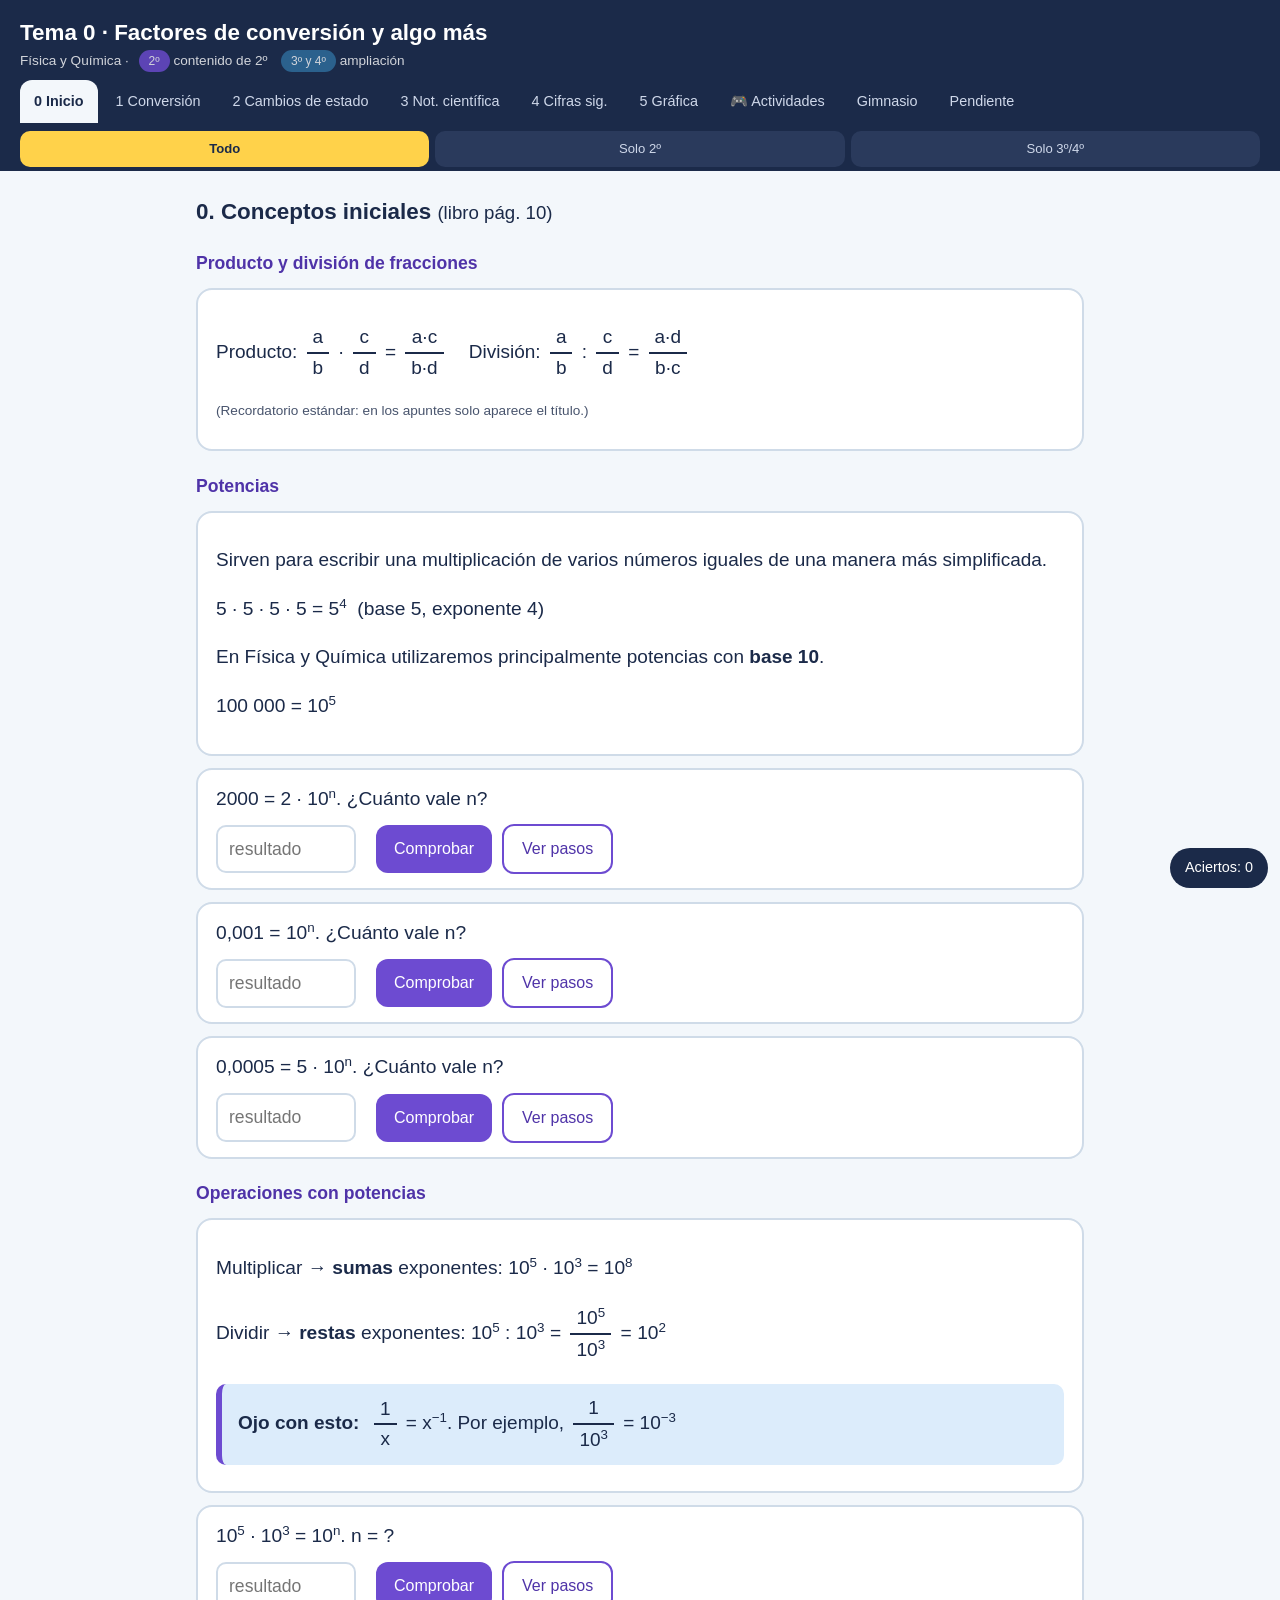
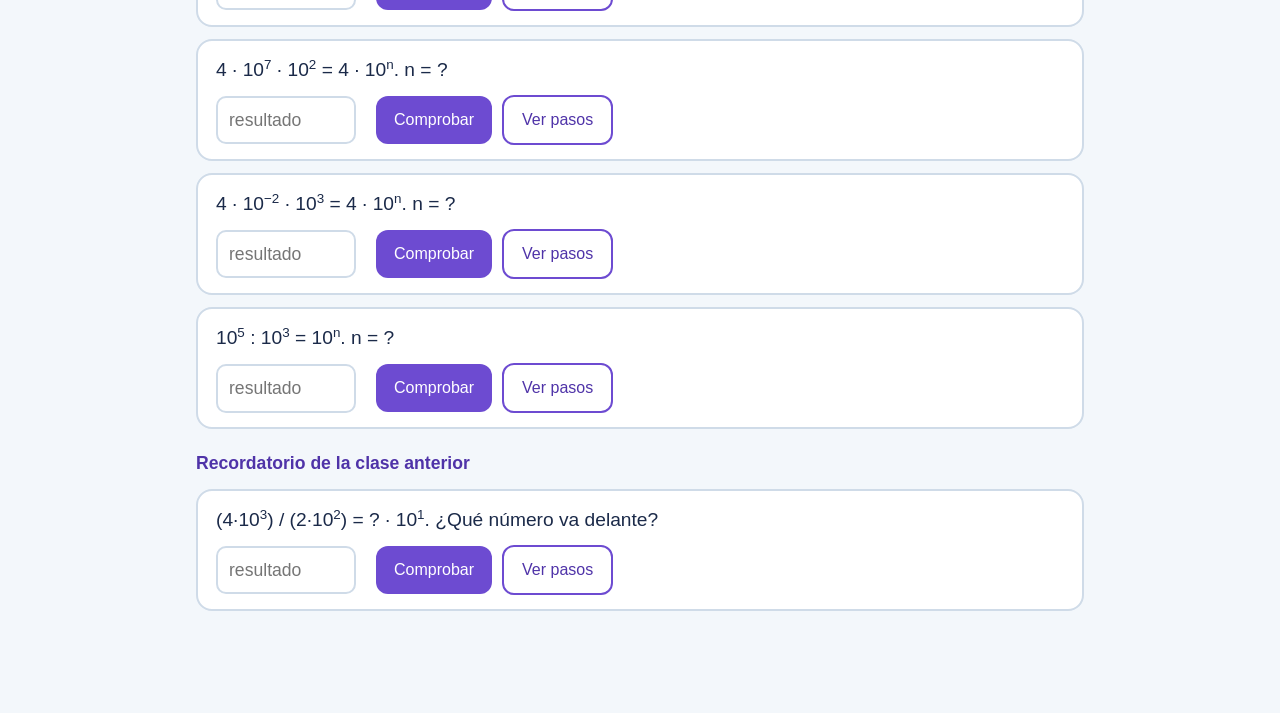
<file: index.html>
<!DOCTYPE html>
<html lang="es">
<head>
<meta charset="utf-8">
<meta name="viewport" content="width=device-width, initial-scale=1">
<title>Factores de conversión y algo más</title>
<style>
:root{--ink:#1b2a49;--paper:#f3f7fb;--card:#fff;--sky:#dcecfb;--plum:#6d4bd1;--plum-d:#4f33a8;--ok:#1f9d7a;--okbg:#dff5ee;--bad:#c2410c;--badbg:#fde8dc;--sun:#ffd24a;--line:#cfdbe8}
*{box-sizing:border-box}
body{margin:0;background:var(--paper);color:var(--ink);font-family:"Trebuchet MS","Segoe UI",Roboto,sans-serif;font-size:19px;line-height:1.5}
header{background:var(--ink);color:#fff;padding:16px 20px 0;position:sticky;top:0;z-index:10}
header h1{margin:0;font-size:1.4rem}
header p{margin:0 0 8px;opacity:.8;font-size:.85rem}
nav{display:flex;gap:4px;overflow-x:auto}
nav button{flex:0 0 auto;border:0;background:transparent;color:#cfd8ea;font:inherit;font-size:.9rem;padding:11px 14px;border-radius:12px 12px 0 0;cursor:pointer}
nav button.on{background:var(--paper);color:var(--ink);font-weight:700}
main{max-width:920px;margin:0 auto;padding:20px 16px 90px}
section{display:none}section.on{display:block}
h2{font-size:1.4rem;margin:.2em 0 .5em}
h3{font-size:1.1rem;margin:1.2em 0 .4em;color:var(--plum-d)}
.card{background:var(--card);border:2px solid var(--line);border-radius:16px;padding:14px 18px;margin:12px 0}
.tip{background:var(--sky);border-left:6px solid var(--plum);border-radius:10px;padding:10px 16px;margin:12px 0}
.warn{background:#fff6d6;border-left:6px solid var(--sun);border-radius:10px;padding:10px 16px;margin:12px 0}
.chip{display:inline-block;font-size:.75rem;background:var(--plum);color:#fff;border-radius:999px;padding:2px 10px;margin-left:6px;vertical-align:middle}
.chip.b{background:#2f6f9f}
.big{font-size:1.2rem}
.frac{display:inline-flex;flex-direction:column;vertical-align:middle;text-align:center;margin:0 4px}
.frac span:first-child{border-bottom:2px solid var(--ink);padding:0 6px}
.frac span:last-child{padding:0 6px}
.chain{display:flex;flex-wrap:wrap;align-items:center;gap:6px;font-size:1.15rem;margin:8px 0}
table{border-collapse:collapse;width:100%;font-size:.95rem}
th,td{border:2px solid var(--line);padding:7px 9px;text-align:center}th{background:var(--sky)}
.ladder{display:flex;overflow-x:auto;gap:4px;padding:6px 0}
.ladder div{flex:1 0 70px;text-align:center;border-radius:12px;padding:8px 4px;background:var(--card);border:2px solid var(--line)}
.ladder b{display:block;font-size:1.25rem}.ladder small{display:block;opacity:.75;font-size:.76rem}
.ladder .base{background:var(--sun);border-color:var(--sun)}
.btn{font:inherit;font-size:1rem;border:0;border-radius:12px;padding:11px 18px;background:var(--plum);color:#fff;cursor:pointer;min-height:48px}
.btn:active{background:var(--plum-d)}.btn.alt{background:#fff;color:var(--plum-d);border:2px solid var(--plum)}
input.ans{font:inherit;font-size:1.1rem;width:140px;padding:9px 11px;border:2px solid var(--line);border-radius:10px;min-height:48px}
input.ans.s{width:96px}
input.ans:focus{outline:3px solid var(--plum);border-color:var(--plum)}
.row{display:flex;flex-wrap:wrap;gap:10px;align-items:center;margin-top:10px}
.fb{margin-top:10px;padding:10px 14px;border-radius:10px;display:none}
.fb.ok{display:block;background:var(--okbg);color:#0d5e47}.fb.bad{display:block;background:var(--badbg);color:var(--bad)}
.steps{display:none;margin-top:10px;background:#f7f4ff;border-radius:10px;padding:10px 14px}.steps.on{display:block}
.score{position:fixed;right:12px;bottom:12px;background:var(--ink);color:#fff;padding:9px 15px;border-radius:999px;font-size:.9rem;z-index:11}
.u{white-space:nowrap}sup{font-size:.7em}
svg text{font-family:inherit}
a{color:var(--plum-d)}
#niv{display:flex;gap:6px;padding:8px 0 4px}
#niv button{flex:1;border:0;background:#2a3a5c;color:#cfd8ea;font:inherit;font-size:.82rem;padding:8px 6px;border-radius:10px;cursor:pointer}
#niv button.on{background:var(--sun);color:var(--ink);font-weight:700}
body.f2 .n34{display:none!important}
body.f34 .n2{display:none!important}
.match{display:flex;gap:14px;flex-wrap:wrap}
.match .col{flex:1 1 180px;display:flex;flex-direction:column;gap:8px}
.match button{text-align:left}
.match button.sel{outline:3px solid var(--plum)}
.match button.bad{outline:3px solid var(--bad)}
.match button.done{background:var(--okbg);color:#0d5e47;border-color:var(--ok);pointer-events:none}
.vf button{min-width:72px}
.selu{font:inherit;font-size:1rem;padding:8px;border:2px solid var(--line);border-radius:10px;min-height:44px}
</style>
</head>
<body>
<header>
  <h1>Tema 0 · Factores de conversión y algo más</h1>
  <p>Física y Química · <span class="chip">2º</span> contenido de 2º &nbsp;<span class="chip b">3º y 4º</span> ampliación</p>
  <nav id="nav"></nav>
  <div id="niv"></div>
</header>
<main>

<!-- 0. CONCEPTOS INICIALES -->
<section id="s0">
  <h2>0. Conceptos iniciales <small style="font-weight:400">(libro pág. 10)</small></h2>
  <h3>Producto y división de fracciones</h3>
  <div class="card">
    <p>Producto: <span class="frac"><span>a</span><span>b</span></span> · <span class="frac"><span>c</span><span>d</span></span> = <span class="frac"><span>a·c</span><span>b·d</span></span>
      &nbsp;&nbsp; División: <span class="frac"><span>a</span><span>b</span></span> : <span class="frac"><span>c</span><span>d</span></span> = <span class="frac"><span>a·d</span><span>b·c</span></span></p>
    <p style="font-size:.85rem;opacity:.8">(Recordatorio estándar: en los apuntes solo aparece el título.)</p>
  </div>
  <h3>Potencias</h3>
  <div class="card">
    <p>Sirven para escribir una multiplicación de varios números iguales de una manera más simplificada.</p>
    <p class="big">5 · 5 · 5 · 5 = 5<sup>4</sup> &nbsp;(base 5, exponente 4)</p>
    <p>En Física y Química utilizaremos principalmente potencias con <b>base 10</b>.</p>
    <p class="big">100 000 = 10<sup>5</sup></p>
  </div>
  <div id="q-pot1"></div>
  <h3>Operaciones con potencias</h3>
  <div class="card">
    <p class="big">Multiplicar → <b>sumas</b> exponentes: 10<sup>5</sup> · 10<sup>3</sup> = 10<sup>8</sup></p>
    <p class="big">Dividir → <b>restas</b> exponentes: 10<sup>5</sup> : 10<sup>3</sup> = <span class="frac"><span>10<sup>5</sup></span><span>10<sup>3</sup></span></span> = 10<sup>2</sup></p>
    <div class="tip"><b>Ojo con esto:</b> &nbsp;<span class="frac"><span>1</span><span>x</span></span> = x<sup>−1</sup>. Por ejemplo,
      <span class="frac"><span>1</span><span>10<sup>3</sup></span></span> = 10<sup>−3</sup></div>
  </div>
  <div id="q-pot2"></div>
  <h3>Recordatorio de la clase anterior</h3>
  <div id="q-pot3"></div>
</section>

<!-- 1. CONVERSION -->
<section id="s1">
  <h2>1. Conversión de unidades</h2>
  <h3>Tabla de conversión</h3>
  <div class="ladder" id="ladder"></div>
  <div class="card">
    <table>
      <tr><th>Prefijo</th><th>Símbolo</th><th>Vale</th></tr>
      <tr><td>tera</td><td>T</td><td>10<sup>12</sup></td></tr>
      <tr><td>giga</td><td>G</td><td>10<sup>9</sup></td></tr>
      <tr><td>mega</td><td>M</td><td>10<sup>6</sup></td></tr>
      <tr><td>kilo</td><td>k</td><td>10<sup>3</sup></td></tr>
      <tr><td>hecto</td><td>h</td><td>10<sup>2</sup></td></tr>
      <tr><td>deca</td><td>da</td><td>10<sup>1</sup></td></tr>
      <tr><td>(unidad)</td><td></td><td>1</td></tr>
      <tr><td>deci</td><td>d</td><td>10<sup>−1</sup></td></tr>
      <tr><td>centi</td><td>c</td><td>10<sup>−2</sup></td></tr>
      <tr><td>mili</td><td>m</td><td>10<sup>−3</sup></td></tr>
      <tr><td>micro</td><td>µ</td><td>10<sup>−6</sup></td></tr>
      <tr><td>nano</td><td>n</td><td>10<sup>−9</sup></td></tr>
      <tr><td>pico</td><td>p</td><td>10<sup>−12</sup></td></tr>
    </table>
    <p style="font-size:.85rem;opacity:.8">Los prefijos T, G, M, µ, n y p se usan en los ejercicios de los apuntes (TJ, pJ, Gl, ng).</p>
  </div>

  <h3>1.1. Unidad a cambiar en el numerador (y si hubiera en denominador)</h3>
  <div class="card"><ol>
    <li>Pongo el <b>dato</b> que dan.</li>
    <li>Colocamos la unidad que <b>buscamos</b>, <u>arriba</u>.</li>
    <li>Colocamos la unidad que <b>no queremos</b>, en el <u>lado contrario</u>.</li>
    <li>A la unidad <b>grande</b> se le pone un <b>1</b>; a la otra, la del <b>prefijo</b>.</li>
    <li>Si hubiera unidad en el denominador, proceder <b>al revés</b> en 2, 3 y 4.</li></ol>
    <p class="big">Ejemplo: 3570 hl a L</p>
    <div class="chain">3570 hl · <span class="frac"><span>10<sup>2</sup> L</span><span>1 hl</span></span> = 357 000 L</div>
  </div>
  <p><b>Ejercicios con una unidad:</b></p><div id="q-uni1"></div>
  <p><b>Ejercicios con dos unidades:</b> (la que hay arriba y la de abajo; se hace un factor para cada una)</p><div id="q-uni2"></div>

  <h3 class="n34">1.2. Unidades con exponente <span class="chip b">3º y 4º</span></h3>
  <div class="card n34"><ol>
    <li>Se coloca el dato inicial.</li>
    <li>Colocamos la unidad que buscamos, arriba.</li>
    <li>Colocamos la unidad que no queremos, en el lado contrario.</li>
    <li>Colocar el <b>exponente de la unidad</b> al numerador y al denominador (todo el factor se eleva).</li></ol>
    <div class="chain">5 m<sup>2</sup> · <span class="frac"><span>(10<sup>2</sup> cm)<sup>2</sup></span><span>(1 m)<sup>2</sup></span></span> = 5·10<sup>4</sup> cm<sup>2</sup></div>
  </div>
  <p class="n34"><b>Ejercicios con exponente en numerador y denominador:</b></p><div id="q-exp" class="n34"></div>

  <h3>1.3. Saltos más allá de la unidad</h3>
  <div class="card"><p>En ejercicios que <b>no piden Sistema Internacional</b>: «contar escalones» en la misma tabla.
    Cada escalón a la derecha = ×10; a la izquierda = ÷10 (y con exponente: ×10<sup>2</sup> o ×10<sup>3</sup> por escalón, según la potencia).</p></div>
  <div id="q-saltos"></div>

  <h3>1.4. Otras conversiones</h3>
  <div class="card">
    <p><b>Velocidad</b> <span class="chip">2º</span> y <b>densidad</b> <span class="chip b">3º y 4º</span></p>
    <div class="chain">36 <span class="frac"><span>km</span><span>h</span></span> · <span class="frac"><span>10<sup>3</sup> m</span><span>1 km</span></span> · <span class="frac"><span>1 h</span><span>3600 s</span></span> = 10 m/s</div>
    <div class="tip">Atajo: de km/h a m/s ÷ 3,6. De m/s a km/h × 3,6.</div>
    <div class="warn"><b>Volumen:</b> espacio que ocupa un objeto (m³).<br><b>Capacidad:</b> volumen que puede contener, como máximo (L).<br><b>1 L = 1 dm³</b> &nbsp;·&nbsp; 1 mL = 1 cm³ &nbsp;·&nbsp; 1 m³ = 1000 L</div>
  </div>
  <div id="q-otras"></div>
</section>

<!-- 2. CAMBIOS DE ESTADO -->
<section id="s2">
  <h2>2. Cambios de estado <span class="chip">2º</span></h2>
  <div class="warn">✍️ <b>Sección en preparación.</b> Aquí irán los cambios de estado (fusión, vaporización, condensación, solidificación y sublimación). En cuanto me pases el contenido, lo añado con sus esquemas y ejercicios.</div>
</section>

<!-- 3. NOTACION CIENTIFICA -->
<section id="s3" class="n34">
  <h2>3. Notación científica <span class="chip b">3º y 4º</span></h2>
  <div class="card">
    <p>Se debe expresar con <b>UN número entero (entre 1 y 9)</b> y luego la parte decimal, separada por una coma. A continuación, se escribe la <b>potencia de base 10</b>.</p>
    <p class="big">Ejemplo: 4,12 · 10<sup>n</sup></p>
    <p>Escribe tus respuestas en dos casillas: <b>número</b> y <b>exponente</b>.</p>
  </div>
  <div id="q-sci"></div>

  <h3>Operaciones con potencias de 10</h3>
  <div class="card"><p>Multiplicas los números y sumas exponentes; dividir: divides los números y restas exponentes. Después, deja el resultado en notación científica.</p>
    <p><a href="https://www.orbitalesmoleculares.com/notacion-cientifica/" target="_blank" rel="noopener">Enlace del profesor: notación científica</a> (necesita internet)</p></div>
  <div id="q-ops"></div>

  <h3>Cálculos con potencias con la calculadora</h3>
  <div class="card">
    <p>Repite en la calculadora los ejemplos anteriores. En la mayoría de calculadoras científicas:</p>
    <ul><li>El botón <b>×10<sup>x</sup></b> (o <b>EXP</b>) escribe «·10 elevado a…». Ejemplo: 6 ×10<sup>x</sup> 3 → 6·10<sup>3</sup>.</li>
      <li>El botón <b>(−)</b> sirve para el signo menos del número o del exponente.</li>
      <li>El botón <b>x<sup>2</sup></b>, <b>x<sup>▢</sup></b> o <b>^</b> para elevar a una potencia.</li></ul>
    <p style="font-size:.85rem;opacity:.8">Los apuntes dicen «poner botones de la calcu en pizarra» sin detalle; esta es una nota genérica. Los nombres cambian según el modelo.</p>
  </div>
</section>

<!-- 4. CIFRAS -->
<section id="s4" class="n34">
  <h2>4. Cifras significativas y redondeo <span class="chip b">3º y 4º</span></h2>
  <div class="card">
    <p>Reglas habituales (los apuntes dicen «copiar reglas» del enlace del profesor, revísalas con él):</p>
    <ul><li>Todo dígito distinto de cero es significativo.</li>
      <li>Los ceros <b>entre</b> dígitos distintos de cero sí cuentan (306 → 3 cifras).</li>
      <li>Los ceros a la <b>izquierda</b> no cuentan (0,00043 → 2 cifras).</li>
      <li>Los ceros finales <b>detrás de la coma</b> sí cuentan (70,00 → 4 cifras).</li>
      <li>En un número entero como 300, los ceros finales son ambiguos; con notación científica se aclara (3·10<sup>2</sup> → 1 cifra, 3,00·10<sup>2</sup> → 3 cifras).</li></ul>
    <p><a href="https://www.learningaboutelectronics.com/Articulos/Calculadora-de-cifras-significativas.php" target="_blank" rel="noopener">Calculadora de cifras significativas</a> (necesita internet)</p>
  </div>
  <h3>¿Cuántas cifras significativas tiene?</h3>
  <div id="q-cs"></div>
  <h3>Ejercicios finales (con cifras significativas)</h3>
  <div id="q-fin"></div>
</section>

<!-- 5. GRAFICA -->
<section id="s5">
  <h2>5. Construcción de una gráfica a partir de una tabla</h2>
  <div class="card">
    <p><b>Elongación de un muelle frente a fuerza</b></p>
    <table><tr><th>F (eje y)</th><td>0</td><td>2</td><td>4</td><td>6</td><td>8</td></tr>
    <tr><th>Elongación (eje x, cm)</th><td>0</td><td>4</td><td>8</td><td>12</td><td>30</td></tr></table>
  </div>
  <h3>a) Representa</h3>
  <div class="row"><button class="btn" id="g1">1. Ejes</button><button class="btn" id="g2">2. Marcar puntos</button>
    <button class="btn" id="g3">3. Recta del tramo inicial</button><button class="btn" id="g4">4. Unir el último punto</button>
    <button class="btn alt" id="g0">Borrar</button></div>
  <div class="card" style="padding:6px"><svg id="graf" viewBox="0 0 560 380" style="width:100%;height:auto"></svg></div>
  <h3>b) ¿Qué fuerza hay que aplicar para elongar el muelle 5 cm?</h3>
  <div id="q-gb"></div>
  <h3>c) Analiza qué ha pasado en el tramo final</h3>
  <div class="card" id="gc"></div>
</section>

<!-- A. ACTIVIDADES -->
<section id="sA">
  <h2>🎮 Actividades interactivas</h2>
  <p>De lo más sencillo a lo más completo. ¡Suma aciertos!</p>

  <h3>1 · La escalera viva</h3>
  <div class="card">
    <p>Escribe un número, elige <b>desde</b> qué unidad y <b>a</b> cuál. Mira el salto al instante.</p>
    <div class="row">
      <input class="ans s" id="ev-n" inputmode="decimal" value="5">
      <select class="selu" id="ev-from"></select>
      <span>➜</span>
      <select class="selu" id="ev-to"></select>
    </div>
    <div class="fb ok" id="ev-out" style="display:block"></div>
  </div>

  <h3>2 · Verdadero o falso</h3>
  <div class="card vf" id="vf"></div>

  <h3>3 · Emparejar cantidades iguales</h3>
  <div class="card"><p>Pulsa una de la izquierda y su igual de la derecha.</p><div class="match" id="match"></div><div class="fb" id="match-fb"></div></div>

  <div class="tip">Vienen más: <b>constructor de factores</b>, <b>reto cronometrado</b> y <b>problemas con enunciado</b>. Dime si estas tres te convencen y sigo con las siguientes.</div>
</section>

<!-- 6. GIMNASIO -->
<section id="s6">
  <h2>Gimnasio de conversiones</h2>
  <p>Ejercicios al azar con prefijos. Usa coma o punto para los decimales.</p>
  <div class="card" id="gym"></div>
</section>

<!-- 7. PENDIENTE -->
<section id="s7">
  <h2>Qué no estaba desarrollado en los apuntes</h2>
  <div class="card"><ul>
    <li><b>Cambios de estado (2º)</b>: solo el título.</li>
    <li><b>Ecuaciones de 2º grado (4º)</b>: solo una mención («En 4º ecuaciones de 2º grado»). Sin contenido.</li>
    <li><b>Reglas de cifras significativas</b>: el apunte dice «copiar reglas»; puse las estándar.</li>
    <li><b>Ejercicio «con X cifras significativas»</b>: el apunte no da X; en los ejercicios finales he usado las cifras de los datos.</li>
    <li><b>«1/266·10<sup>−4</sup>»</b> y <b>«6·10<sup>3</sup> ÷ 3·10<sup>4</sup>»</b> se pueden leer de varias formas. He interpretado: (1/266)·10<sup>−4</sup> y (6·10<sup>3</sup>)/(3·10<sup>4</sup>).</li>
    <li><b>Unidades de la fuerza</b> en la tabla del muelle: no se indican.</li>
    <li>No incluido a propósito: notas de organización del profesor (libro, Canva/Genially/PowerPoint, «no borrar pizarra», quién resuelve cada ejercicio).</li>
  </ul></div>
</section>
</main>
<div class="score" id="score">Aciertos: 0</div>

<script>
const $=s=>document.querySelector(s);
let aciertos=0,hechos=new Set();
const tabs=[["s0","0 Inicio",""],["s1","1 Conversión",""],["s2","2 Cambios de estado",""],["s3","3 Not. científica","34"],["s4","4 Cifras sig.","34"],["s5","5 Gráfica",""],["sA","🎮 Actividades",""],["s6","Gimnasio",""],["s7","Pendiente",""]];
const nav=$("#nav");
tabs.forEach(([id,t,lvl])=>{const b=document.createElement("button");b.innerHTML=t;b.dataset.id=id;b.dataset.lvl=lvl||"";b.onclick=()=>show(id);nav.appendChild(b);});
function show(id){const btn=nav.querySelector('button[data-id="'+id+'"]');if(btn&&btn.style.display==="none")id="s0";
  document.querySelectorAll("main > section").forEach(s=>s.classList.toggle("on",s.id===id));
  nav.querySelectorAll("button").forEach(b=>b.classList.toggle("on",b.dataset.id===id));window.scrollTo(0,0);}
/* filtro de nivel */
let nivel="all";const niv=$("#niv");
[["all","Todo"],["2","Solo 2º"],["34","Solo 3º/4º"]].forEach(([n,t])=>{const b=document.createElement("button");b.textContent=t;b.dataset.n=n;b.onclick=()=>setNivel(n);niv.appendChild(b);});
function setNivel(n){nivel=n;
  document.body.classList.remove("f2","f34","fall");
  document.body.classList.add(n==="2"?"f2":n==="34"?"f34":"fall");
  niv.querySelectorAll("button").forEach(b=>b.classList.toggle("on",b.dataset.n===n));
  nav.querySelectorAll("button[data-id]").forEach(b=>{const l=b.dataset.lvl;
    b.style.display=((n==="2"&&l==="34")||(n==="34"&&l==="2"))?"none":"";});
  const cur=nav.querySelector("button.on");if(cur&&cur.style.display==="none")show("s0");}
setNivel("all");
show("s0");

function num(t){return parseFloat(String(t).trim().replace(/\s/g,"").replace(",","."));}
function fmt(x){return String(Number(x.toPrecision(10))).replace(".",",");}
function close(a,b,tol=1e-6){return Math.abs(a-b)<=Math.abs(b)*tol+1e-15;}
function sumar(k){if(!hechos.has(k)){hechos.add(k);aciertos++;$("#score").textContent="Aciertos: "+aciertos;}}

/* item: {q, ans, unit, steps} (numérico)  |  {q, two:true, m, e, tol, unit, steps} (mantisa y exponente) */
function makeQ(box,item,key){
  const d=document.createElement("div");d.className="card"+(item.lvl==="34"?" n34":item.lvl==="2"?" n2":"");
  const inputs=item.two
   ?`<input class="ans s" inputmode="decimal" autocomplete="off" placeholder="número"> <span class="u">· 10</span><sup><input class="ans s" style="width:70px;min-height:36px" inputmode="numeric" autocomplete="off" placeholder="exp."></sup> <span class="u">${item.unit||""}</span>`
   :`<input class="ans" inputmode="decimal" autocomplete="off" placeholder="resultado"> <span class="u">${item.unit||""}</span>`;
  d.innerHTML=`<div class="big">${item.q}</div><div class="row">${inputs}<button class="btn ck">Comprobar</button>${item.steps?'<button class="btn alt st">Ver pasos</button>':''}</div><div class="fb"></div>${item.steps?`<div class="steps">${item.steps}</div>`:''}`;
  const ins=d.querySelectorAll("input"),fb=d.querySelector(".fb");
  const ok=()=>{fb.className="fb ok";fb.textContent="¡Correcto!";sumar(key);};
  const bad=t=>{fb.className="fb bad";fb.textContent=t;};
  const check=()=>{
    if(item.two){
      const m=num(ins[0].value),e=num(ins[1].value||"0");
      if(isNaN(m)||isNaN(e)){return bad("Rellena el número y el exponente (si es 0, escribe 0).");}
      const val=m*Math.pow(10,e),goal=item.m*Math.pow(10,item.e);
      if(!close(val,goal,item.tol||1e-6))return bad("Todavía no. Revisa los escalones o pulsa «Ver pasos».");
      if(item.norm!==false && !(Math.abs(m)>=1&&Math.abs(m)<10))return bad("El valor está bien, pero no es notación científica: el número debe estar entre 1 y 9,99…");
      if(e!==item.e)return bad("El valor está bien, pero el exponente esperado es "+item.e+".");
      ok();
    }else{
      const v=num(ins[0].value);
      if(isNaN(v))return bad("Escribe un número.");
      close(v,item.ans)?ok():bad("Todavía no. Revisa los escalones o pulsa «Ver pasos».");
    }};
  d.querySelector(".ck").onclick=check;
  ins.forEach(i=>i.addEventListener("keydown",e=>{if(e.key==="Enter")check();}));
  const st=d.querySelector(".st");if(st)st.onclick=()=>d.querySelector(".steps").classList.toggle("on");
  box.appendChild(d);
}
function fill(id,list,pre){list.forEach((it,i)=>makeQ($(id),it,pre+i));}

/* escalera */
const P=[["T",12],["G",9],["M",6],["k",3],["h",2],["da",1],["",0],["d",-1],["c",-2],["m",-3],["µ",-6],["n",-9],["p",-12]];
$("#ladder").innerHTML=P.map(p=>`<div class="${p[1]===0?'base':''}"><b>${p[0]||"1"}</b><small>10<sup>${p[1]}</sup></small></div>`).join("");

/* 0 potencias */
fill("#q-pot1",[
 {q:"2000 = 2 · 10<sup>n</sup>. ¿Cuánto vale n?",ans:3,steps:"2000 = 2 · 1000 = 2 · 10³"},
 {q:"0,001 = 10<sup>n</sup>. ¿Cuánto vale n?",ans:-3,steps:"0,001 = 1/1000 = 1/10³ = 10⁻³"},
 {q:"0,0005 = 5 · 10<sup>n</sup>. ¿Cuánto vale n?",ans:-4,steps:"0,0005 = 5/10000 = 5 · 10⁻⁴"}],"p1");
fill("#q-pot2",[
 {q:"10<sup>5</sup> · 10<sup>3</sup> = 10<sup>n</sup>. n = ?",ans:8,steps:"5 + 3 = 8"},
 {q:"4 · 10<sup>7</sup> · 10<sup>2</sup> = 4 · 10<sup>n</sup>. n = ?",ans:9,steps:"7 + 2 = 9"},
 {q:"4 · 10<sup>−2</sup> · 10<sup>3</sup> = 4 · 10<sup>n</sup>. n = ?",ans:1,steps:"−2 + 3 = 1"},
 {q:"10<sup>5</sup> : 10<sup>3</sup> = 10<sup>n</sup>. n = ?",ans:2,steps:"5 − 3 = 2. También: 10⁵/10³ = 10²"}],"p2");
fill("#q-pot3",[
 {q:"(4·10<sup>3</sup>) / (2·10<sup>2</sup>) = ? · 10<sup>1</sup>. ¿Qué número va delante?",ans:2,steps:"4/2 = 2 y 10³/10² = 10¹ → 2·10¹ = 20"}],"p3");

/* 1.1 una unidad */
fill("#q-uni1",[
 {q:"3 570 hl a L",unit:"L",ans:357000,steps:"3570 hl · (10² L / 1 hl) = 357 000 L"},
 {q:"3 km a m",unit:"m",ans:3000,steps:"3 km · (10³ m / 1 km) = 3000 m"},
 {q:"450 g a kg",unit:"kg",ans:0.45,steps:"450 g · (1 kg / 10³ g) = 0,45 kg"},
 {q:"2,5 L a mL",unit:"mL",ans:2500,steps:"2,5 L · (10³ mL / 1 L) = 2500 mL"},
 {q:"8,5 cm a m",unit:"m",ans:0.085,steps:"8,5 cm · (1 m / 10² cm) = 0,085 m"}],"u1");
/* 1.1 dos unidades */
fill("#q-uni2",[
 {q:"36 km/h a m/s",unit:"m/s",ans:10,steps:"36 · (10³ m/1 km) · (1 h/3600 s) = 36000/3600 = 10"},
 {q:"72 km/h a m/s",unit:"m/s",ans:20,steps:"72 ÷ 3,6 = 20"},
 {q:"15 m/s a km/h",unit:"km/h",ans:54,steps:"15 · (1 km/10³ m) · (3600 s/1 h) = 54"},
 {q:"90 km/h a m/s",unit:"m/s",ans:25,steps:"90 ÷ 3,6 = 25"}],"u2");
/* 1.2 exponente */
fill("#q-exp",[
 {q:"5 m² a cm²",unit:"cm²",ans:50000,steps:"5 · (10² cm)²/(1 m)² = 5 · 10⁴ cm²"},
 {q:"1,2 km² a m²",unit:"m²",ans:1200000,steps:"1,2 · (10³ m)²/(1 km)² = 1,2 · 10⁶"},
 {q:"3 m³ a L",unit:"L",ans:3000,steps:"1 m³ = 1000 dm³ = 1000 L → 3000 L"},
 {q:"2 500 cm³ a L",unit:"L",ans:2.5,steps:"1 L = 1 dm³ = 1000 cm³ → 2500/1000 = 2,5 L"},
 {q:"0,4 dm³ a mL",unit:"mL",ans:400,steps:"1 dm³ = 1 L = 1000 mL → 400 mL"},
 {q:"0,75 m³ a L",unit:"L",ans:750,steps:"0,75 · 1000 = 750 L"},
 {q:"12 000 cm² a m²",unit:"m²",ans:1.2,steps:"1 m² = 10 000 cm² → 1,2 m²"}],"ex");
/* 1.3 saltos */
fill("#q-saltos",[
 {q:"11 mg a ng",unit:"ng",ans:11e6,steps:"mg → g: ÷10³. g → ng: ×10⁹. Total ×10⁶ (6 escalones a la derecha): 11 · 10⁶ = 1,1 · 10⁷ ng"},
 {q:"11·10<sup>−1</sup> TJ/mm a pJ/hm",two:true,m:1.1,e:29,unit:"pJ/hm",
  steps:"TJ → pJ: 10¹² / 10⁻¹² = 10²⁴.<br>mm → hm (en el denominador, al revés): 1 hm = 10⁵ mm → ×10⁵.<br>Total: 1,1 · 10²⁴ · 10⁵ = 1,1 · 10²⁹ pJ/hm"}],"sa");
/* 1.4 otras */
fill("#q-otras",[
 {q:"36 km/h a m/s",unit:"m/s",ans:10,steps:"Mira el ejemplo de arriba."},
 {q:"20 g/L a kg/cm³ <span class='chip b'>3º y 4º</span>",two:true,m:2,e:-5,unit:"kg/cm³",lvl:"34",
  steps:"g → kg: ×10⁻³. L → cm³ (denominador, al revés): 1 L = 10³ cm³ → ÷10³.<br>20 · 10⁻³ / 10³ = 20 · 10⁻⁶ = 2 · 10⁻⁵ kg/cm³"},
 {q:"750 mL a cm³",unit:"cm³",ans:750,steps:"1 mL = 1 cm³: el número no cambia."}],"ot");

/* 3 notación científica */
fill("#q-sci",[
 {q:"6000 en notación científica",two:true,m:6,e:3,steps:"6000 = 6 · 10³"},
 {q:"6321 en notación científica",two:true,m:6.321,e:3,steps:"6321 = 6,321 · 10³ (la coma se coloca tras el primer dígito: 3 saltos)"},
 {q:"0,00043 en notación científica",two:true,m:4.3,e:-4,steps:"La coma salta 4 lugares a la derecha → exponente negativo: 4,3 · 10⁻⁴"},
 {q:"(1/266) · 10<sup>−4</sup> en notación científica (3 decimales basta)",two:true,m:3.759,e:-7,tol:1e-3,
  steps:"1/266 = 0,003759… = 3,759 · 10⁻³. Después: 3,759 · 10⁻³ · 10⁻⁴ = 3,759 · 10⁻⁷"}],"sc");
fill("#q-ops",[
 {q:"6·10<sup>3</sup> · 5·10<sup>4</sup>",two:true,m:3,e:8,steps:"6·5 = 30; 10³·10⁴ = 10⁷ → 30·10⁷ = 3·10⁸ (hay que normalizar)"},
 {q:"−6·10<sup>3</sup> · 5·10<sup>−4</sup>",two:true,m:-3,e:0,steps:"−6·5 = −30; 3 + (−4) = −1 → −30·10⁻¹ = −3·10⁰ = −3"},
 {q:"(6·10<sup>3</sup>) ÷ (3·10<sup>4</sup>)",two:true,m:2,e:-1,steps:"6/3 = 2; 3 − 4 = −1 → 2·10⁻¹ = 0,2"},
 {q:"(4·10<sup>3</sup>) / (2·10<sup>2</sup>)",two:true,m:2,e:1,steps:"4/2 = 2; 3 − 2 = 1 → 2·10¹ = 20"},
 {q:"4·10<sup>−2</sup> · 10<sup>3</sup>",two:true,m:4,e:1,steps:"−2 + 3 = 1 → 4·10¹ = 40"}],"op");

/* 4 cifras */
fill("#q-cs",[
 {q:"3,35 → ¿cuántas cifras significativas?",ans:3},
 {q:"306 → ¿cuántas?",ans:3,steps:"El 0 está entre dos dígitos no nulos: cuenta."},
 {q:"8,03 → ¿cuántas?",ans:3},
 {q:"70,2 → ¿cuántas?",ans:3},
 {q:"70,02 → ¿cuántas?",ans:4},
 {q:"70,00 → ¿cuántas?",ans:4,steps:"Los ceros finales tras la coma sí cuentan."},
 {q:"300 → ¿cuántas? (la regla básica: ceros finales sin coma no cuentan)",ans:1,steps:"Es ambiguo. Con la regla básica, 1 cifra; 3,00·10² tendría 3."}],"cs");
fill("#q-fin",[
 {q:"A. Convierte 3570 hl al S.I. y exprésalo con las cifras significativas que corresponda (3570 tiene 4)",two:true,m:3.57,e:5,unit:"L",
  steps:"3570 hl = 357 000 L. Con 4 cifras: 3,570 · 10⁵ L. (3,57 y 3,570 valen igual; escribe 3,570 si te piden 4 cifras.)"},
 {q:"B. 0,090990 Gl/ms a mL/ds (5 cifras significativas: 0,090990 tiene 5)",two:true,m:9.099,e:12,unit:"mL/ds",
  steps:"Gl → mL: 1 Gl = 10⁹ L = 10¹² mL → ×10¹².<br>ms → ds, en el denominador (al revés): 1 ms = 10⁻² ds, así que dividir entre 10⁻² = ×10².<br>Total: 0,090990 · 10¹² · 10² = 0,090990 · 10¹⁴ = 9,0990 · 10¹² mL/ds"}],"fn");
</script>
<script>
/* ---------- Gráfica del muelle ---------- */
(function(){
  const svg=$("#graf"),X0=60,Y0=330,W=480,H=310,sx=x=>X0+x/32*W,sy=y=>Y0-y/8*H;
  const pts=[[0,0],[4,2],[8,4],[12,6],[30,8]];
  const ns="http://www.w3.org/2000/svg";
  let stage=0;
  const add=(t,a,txt)=>{const e=document.createElementNS(ns,t);for(const k in a)e.setAttribute(k,a[k]);if(txt!==undefined)e.textContent=txt;svg.appendChild(e);return e;};
  function draw(){
    svg.innerHTML="";
    if(stage>=1){
      for(let x=0;x<=32;x+=4){add("line",{x1:sx(x),y1:Y0,x2:sx(x),y2:20,stroke:"#e3ebf3"});add("text",{x:sx(x),y:Y0+20,"text-anchor":"middle","font-size":13},x);}
      for(let y=0;y<=8;y+=2){add("line",{x1:X0,y1:sy(y),x2:X0+W,y2:sy(y),stroke:"#e3ebf3"});add("text",{x:X0-10,y:sy(y)+4,"text-anchor":"end","font-size":13},y);}
      add("line",{x1:X0,y1:Y0,x2:X0+W+10,y2:Y0,stroke:"#1b2a49","stroke-width":2});
      add("line",{x1:X0,y1:Y0,x2:X0,y2:12,stroke:"#1b2a49","stroke-width":2});
      add("text",{x:X0+W/2,y:372,"text-anchor":"middle","font-size":14},"Elongación (cm)");
      add("text",{x:16,y:Y0-H/2,"text-anchor":"middle","font-size":14,transform:`rotate(-90 16 ${Y0-H/2})`},"Fuerza F");
    }
    if(stage>=3)add("line",{x1:sx(0),y1:sy(0),x2:sx(12),y2:sy(6),stroke:"#6d4bd1","stroke-width":3});
    if(stage>=4)add("line",{x1:sx(12),y1:sy(6),x2:sx(30),y2:sy(8),stroke:"#c2410c","stroke-width":3,"stroke-dasharray":"6 4"});
    if(stage>=2)pts.forEach(p=>{add("circle",{cx:sx(p[0]),cy:sy(p[1]),r:6,fill:"#1b2a49"});add("text",{x:sx(p[0])+9,y:sy(p[1])-9,"font-size":12},"("+p[0]+", "+p[1]+")");});
  }
  [["#g1",1],["#g2",2],["#g3",3],["#g4",4],["#g0",0]].forEach(([id,n])=>$(id).onclick=()=>{stage=n;draw();});
  draw();
  makeQ($("#q-gb"),{q:"Mira el tramo recto (los 4 primeros puntos): ¿cuánta fuerza F corresponde a 5 cm?",ans:2.5,unit:"(unidades de F)",
    steps:"En el tramo recto, cada 4 cm de elongación se necesitan 2 unidades de fuerza → 0,5 por cm. 5 cm · 0,5 = 2,5."},"gb");
  const gc=$("#gc");
  gc.innerHTML='<p>Elige la explicación correcta:</p><div class="row"></div><div class="fb"></div>';
  const fb=gc.querySelector(".fb"),row=gc.querySelector(".row");
  [["Hasta F = 6 el muelle se estira de forma proporcional; después se estira mucho más (de 12 a 30 cm) con solo 2 más de fuerza: se ha deformado y ya no cumple la proporcionalidad.",true],
   ["El muelle sigue estirándose igual que al principio.",false],
   ["Se ha equivocado quien midió: la gráfica siempre es una recta.",false]].forEach(([t,c])=>{
     const b=document.createElement("button");b.className="btn alt";b.style.textAlign="left";b.textContent=t;
     b.onclick=()=>{if(c){fb.className="fb ok";fb.textContent="¡Correcto! Al principio hay proporcionalidad (recta). En el tramo final la gráfica se dobla.";sumar("gc");}else{fb.className="fb bad";fb.textContent="No. Compara la pendiente de los dos tramos.";}};
     row.appendChild(b);row.style.flexDirection="column";row.style.alignItems="stretch";});
})();

/* ---------- Gimnasio ---------- */
(function(){
  const bases=["m","g","L"],pref=[["k",3],["h",2],["da",1],["",0],["d",-1],["c",-2],["m",-3]],vals=[2,3,4.5,7,12,25,40,250];
  let n=0;
  function nuevo(){
    const b=bases[Math.floor(Math.random()*3)];let a,c;
    do{a=pref[Math.floor(Math.random()*7)];c=pref[Math.floor(Math.random()*7)];}while(a[1]===c[1]);
    const v=vals[Math.floor(Math.random()*vals.length)],from=a[0]+b,to=c[0]+b,k=a[1]-c[1],ans=v*Math.pow(10,k);
    const dir=k>0?`${k} escalón(es) a la derecha → ×10<sup>${k}</sup>`:`${-k} escalón(es) a la izquierda → ÷10<sup>${-k}</sup>`;
    const box=$("#gym");box.innerHTML="";n++;
    makeQ(box,{q:`Pasa <b>${fmt(v)} ${from}</b> a <b>${to}</b>`,ans:ans,unit:to,steps:`De «${a[0]||"unidad"}» a «${c[0]||"unidad"}»: ${dir}.<br>${fmt(v)} ${from} = ${fmt(ans)} ${to}`},"gym"+n);
    const inner=box.firstChild;inner.style.cssText="border:0;padding:0;margin:0";
    const r=document.createElement("div");r.className="row";r.innerHTML='<button class="btn alt">Otro ejercicio</button>';r.firstChild.onclick=nuevo;box.appendChild(r);
  }
  nuevo();
})();
</script>
<script>
/* ---------- Actividades ---------- */
(function(){
  const PR=[["km",3],["hm",2],["dam",1],["m",0],["dm",-1],["cm",-2],["mm",-3]];
  /* 1 · escalera viva */
  const from=$("#ev-from"),to=$("#ev-to"),out=$("#ev-out"),nInp=$("#ev-n");
  PR.forEach((p,i)=>{from.add(new Option(p[0],i));to.add(new Option(p[0],i));});
  from.value=0;to.value=3;
  function ev(){
    const v=num(nInp.value),a=PR[+from.value],b=PR[+to.value];
    if(isNaN(v)){out.className="fb bad";out.textContent="Escribe un número.";return;}
    const k=a[1]-b[1],r=v*Math.pow(10,k);
    const dir=k===0?"es la misma unidad":(k>0?`${k} escalón(es) a la derecha → ×10^${k}`:`${-k} escalón(es) a la izquierda → ÷10^${-k}`);
    out.className="fb ok";out.innerHTML=`${fmt(v)} ${a[0]} = <b>${fmt(r)} ${b[0]}</b> &nbsp;(${dir})`;
  }
  [from,to,nInp].forEach(e=>e.addEventListener("input",ev));ev();

  /* 2 · verdadero/falso */
  const VF=[["3 km = 3000 m",true],["500 g = 5 kg",false],["2 L = 2000 mL",true],["1 m = 10 cm",false],["250 cm = 2,5 m",true],["4000 mg = 4 g",true]];
  const vf=$("#vf");
  VF.forEach((q,i)=>{
    const d=document.createElement("div");d.style.margin="12px 0";
    d.innerHTML=`<div class="big">${q[0]}</div><div class="row"><button class="btn alt">Verdadero</button><button class="btn alt">Falso</button></div><div class="fb"></div>`;
    const bs=d.querySelectorAll("button"),f=d.querySelector(".fb");
    bs.forEach((b,bi)=>b.onclick=()=>{const ok=(bi===0)===q[1];f.className="fb "+(ok?"ok":"bad");f.textContent=ok?"¡Bien!":"No. Piensa en los escalones.";if(ok)sumar("vf"+i);});
    vf.appendChild(d);
  });

  /* 3 · emparejar */
  const PAIRS=[["3 km","3000 m"],["2,5 L","2500 mL"],["450 g","0,45 kg"],["8 cm","0,08 m"]];
  const box=$("#match"),mfb=$("#match-fb");
  const L=document.createElement("div"),R=document.createElement("div");L.className="col";R.className="col";
  const rights=PAIRS.map((p,i)=>({t:p[1],i})).sort(()=>Math.random()-0.5);
  let sel=null,done=0;
  function pick(b){
    if(b.classList.contains("done"))return;
    if(!sel){sel=b;b.classList.add("sel");return;}
    if(sel===b){b.classList.remove("sel");sel=null;return;}
    if(sel.dataset.side===b.dataset.side){sel.classList.remove("sel");sel=b;b.classList.add("sel");return;}
    if(sel.dataset.i===b.dataset.i){sel.classList.add("done");b.classList.add("done");sel.classList.remove("sel");sel=null;done++;
      if(done===PAIRS.length){mfb.className="fb ok";mfb.textContent="¡Todas emparejadas! 🎉";sumar("match");}}
    else{const a=sel;a.classList.add("bad");b.classList.add("bad");setTimeout(()=>{a.classList.remove("bad","sel");b.classList.remove("bad");},500);sel=null;mfb.className="fb bad";mfb.textContent="Esas dos no son iguales. Prueba otra vez.";}
  }
  PAIRS.forEach((p,i)=>{const b=document.createElement("button");b.className="btn alt";b.textContent=p[0];b.dataset.i=i;b.dataset.side="L";b.onclick=()=>pick(b);L.appendChild(b);});
  rights.forEach(r=>{const b=document.createElement("button");b.className="btn alt";b.textContent=r.t;b.dataset.i=r.i;b.dataset.side="R";b.onclick=()=>pick(b);R.appendChild(b);});
  box.appendChild(L);box.appendChild(R);
})();
</script>
</body>
</html>
</file>
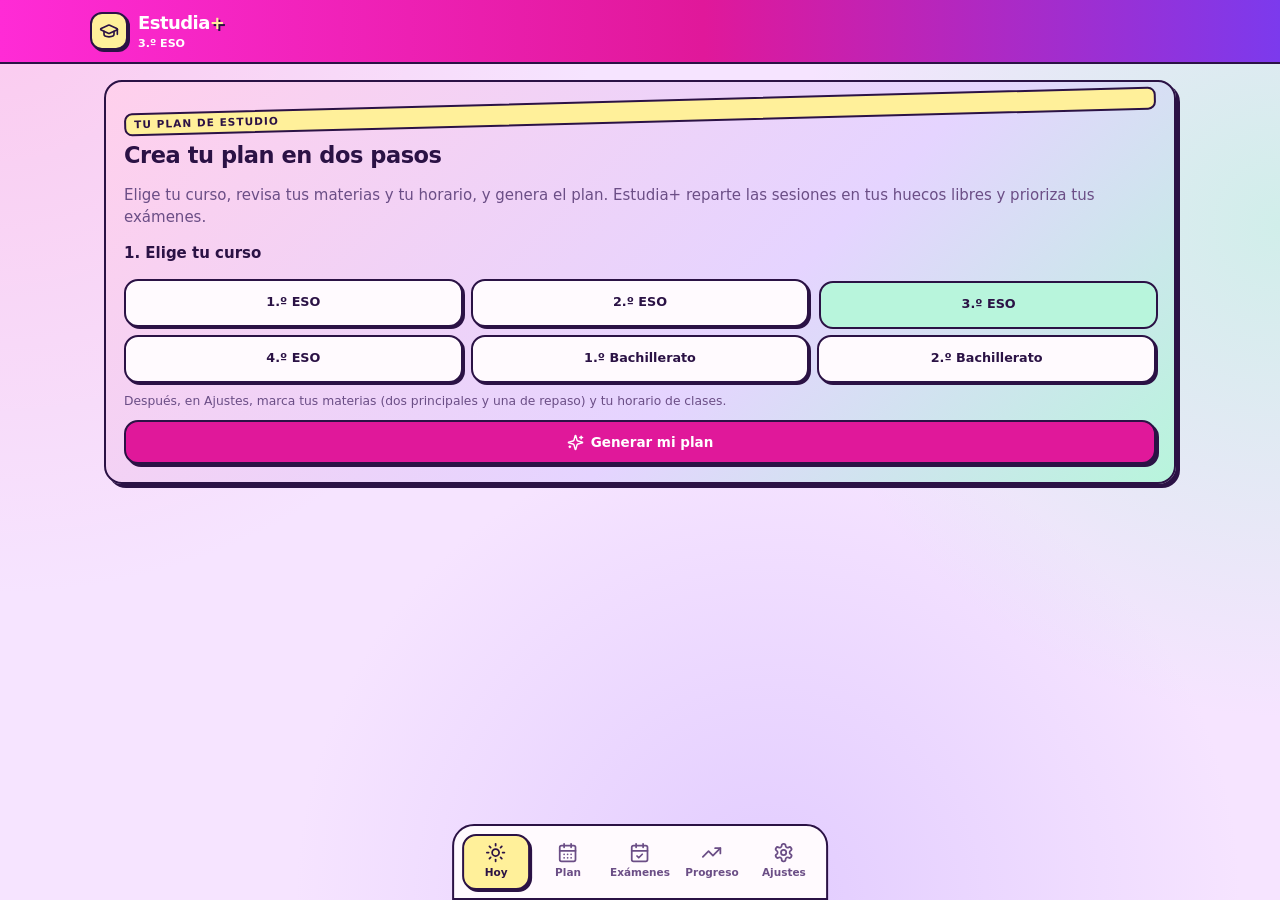
<file: estudia-plus/index.html>
<!doctype html>
<html lang="es">
<head>
<meta charset="UTF-8" />
<meta name="viewport" content="width=device-width, initial-scale=1.0, viewport-fit=cover" />
<meta name="theme-color" content="#e0189a" />
<meta name="description" content="Planificador de estudio para ESO y Bachillerato (Andalucía)." />
<meta name="apple-mobile-web-app-capable" content="yes" />
<meta name="apple-mobile-web-app-title" content="Estudia+" />
<link rel="manifest" href="manifest.webmanifest" />
<link rel="icon" href="icon.svg" />
<link rel="apple-touch-icon" href="icon.svg" />
<title>Estudia+ · Planificador de estudio</title>
<style>:root{color-scheme:light;--ink: #2b1245;--bg: #f6e4ff;--paper: #fffafe;--lilac: #e5d4ff;--lilac-2: #d4bcff;--bubble: #ffd0ec;--bubble-2: #ffb3e0;--mint: #b8f5dc;--mint-2: #7eeac0;--peach: #ffd9bf;--egg: #fff09a;--sky: #c4e6ff;--fuchsia: #e0189a;--fuchsia-2: #ff2bd6;--violet: #7c3aed;--red: #ff3d5a;--muted: #6b4e86;--line: 2px solid var(--ink);--hard: 4px 4px 0 var(--ink);font-family:system-ui,-apple-system,Segoe UI,Roboto,Helvetica Neue,sans-serif;font-size:15px;line-height:1.45}*{box-sizing:border-box}html,body{margin:0;background:var(--bg);color:var(--ink)}body{min-height:100vh;background:radial-gradient(circle at 0% 0%,#ffb3e088 0,transparent 38%),radial-gradient(circle at 100% 25%,#b8f5dc99 0,transparent 34%),radial-gradient(circle at 60% 100%,#d4bcff99 0,transparent 40%),var(--bg);background-attachment:fixed;-webkit-font-smoothing:antialiased}button,input,select{font:inherit;color:inherit}button{cursor:pointer}button:focus-visible,input:focus-visible,select:focus-visible{outline:3px solid var(--fuchsia-2);outline-offset:2px}h1{font-size:1.5rem;line-height:1.15;margin:4px 0 6px;font-weight:900;letter-spacing:-.02em}h2{font-size:1.02rem;margin:0 0 4px;font-weight:800}p{margin:0}.small{font-size:.82rem}.muted{color:var(--muted)}.eyebrow{display:inline-block;font-size:.7rem;font-weight:900;letter-spacing:.1em;text-transform:uppercase;background:var(--egg);border:var(--line);border-radius:8px;padding:2px 8px;margin:0 0 6px;transform:rotate(-1.5deg)}.app{min-height:100vh;padding-bottom:96px}.topbar{position:sticky;top:0;z-index:10;background:linear-gradient(90deg,var(--fuchsia-2),var(--fuchsia) 55%,var(--violet));border-bottom:var(--line);padding:10px 16px;padding-top:calc(10px + env(safe-area-inset-top))}.brand{display:flex;align-items:center;gap:10px;max-width:760px;margin:0 auto;color:#fff}.brand-mark{width:38px;height:38px;border-radius:12px;border:var(--line);background:var(--egg);color:var(--ink);display:grid;place-items:center;box-shadow:2px 2px 0 var(--ink)}.brand strong{font-size:1.2rem;font-weight:900;letter-spacing:-.03em}.brand strong span{color:var(--egg);text-shadow:2px 2px 0 var(--ink)}.brand small{display:block;font-size:.74rem;font-weight:800}.content{max-width:760px;margin:0 auto;padding:16px 14px 24px;display:grid;gap:14px}.bottom-nav{position:fixed;left:0;right:0;bottom:0;z-index:20;display:grid;grid-template-columns:repeat(5,1fr);gap:4px;background:var(--paper);border-top:var(--line);padding:8px 8px calc(8px + env(safe-area-inset-bottom))}.nav-btn{background:transparent;border:2px solid transparent;border-radius:14px;color:var(--muted);display:flex;flex-direction:column;align-items:center;gap:2px;padding:6px 2px;min-height:56px;font-size:.7rem;font-weight:800}.nav-btn.active{color:var(--ink);border-color:var(--ink);box-shadow:2px 2px 0 var(--ink)}.nav-btn.tab-hoy.active{background:var(--egg)}.nav-btn.tab-plan.active{background:var(--fuchsia-2);color:#fff}.nav-btn.tab-examenes.active{background:var(--red);color:#fff}.nav-btn.tab-progreso.active{background:var(--mint)}.nav-btn.tab-ajustes.active{background:var(--lilac-2)}.card,.hero,.event,.session,.empty{background:var(--lilac);border:var(--line);border-radius:18px;padding:14px;box-shadow:var(--hard)}.hero{display:grid;gap:10px;padding:18px;background:linear-gradient(135deg,var(--bubble),var(--lilac) 60%,var(--mint))}.hero.compact{gap:12px;background:linear-gradient(135deg,var(--bubble-2),var(--peach))}.card{display:grid;gap:10px}.card:nth-of-type(3n+1){background:#f3e2ff}.card:nth-of-type(3n+2){background:#dcfbef}.card:nth-of-type(3n){background:#ffe3f4}.card-head{display:flex;justify-content:space-between;align-items:center;gap:10px}.card-list{display:grid;gap:12px}.section-title{font-size:.9rem;font-weight:900;margin:6px 0 0;text-transform:uppercase;letter-spacing:.05em}.page-head{display:flex;justify-content:space-between;align-items:flex-end;gap:12px}.empty{text-align:center;color:var(--ink);background:var(--egg)}.empty strong{color:var(--ink);display:block;margin-bottom:4px;font-size:1rem}.muted-card{opacity:.6}.footnote{text-align:center}.btn{display:inline-flex;align-items:center;justify-content:center;gap:7px;border-radius:14px;border:var(--line);background:var(--paper);color:var(--ink);padding:10px 14px;font-weight:800;font-size:.9rem;min-height:44px;box-shadow:3px 3px 0 var(--ink);transition:transform .08s;cursor:pointer}.btn:active{transform:translate(2px,2px);box-shadow:1px 1px 0 var(--ink)}.btn.small{padding:7px 11px;min-height:36px;font-size:.8rem;border-radius:12px;box-shadow:2px 2px 0 var(--ink)}.btn.primary{background:var(--fuchsia);color:#fff}.btn.primary:hover{background:#c4107f}.btn.ghost{background:var(--bubble)}.btn.danger-text{color:#b3002a}.btn:disabled{opacity:.5}.icon-btn{width:38px;height:38px;border-radius:12px;border:var(--line);background:var(--paper);display:grid;place-items:center;color:var(--ink);flex-shrink:0}.icon-btn.danger{background:var(--bubble-2);color:var(--ink)}.link-btn{background:none;border:0;color:var(--fuchsia);font-size:.82rem;font-weight:800;padding:0;display:inline-flex;align-items:center;gap:4px;justify-self:start}.rot{transform:rotate(180deg)}.row-actions{display:flex;gap:8px;flex-wrap:wrap;align-items:center}.row-actions.end{justify-content:flex-end}.stat-row{display:grid;grid-template-columns:repeat(3,1fr);gap:10px}.stat{border:var(--line);border-radius:14px;padding:10px;min-width:0;box-shadow:3px 3px 0 var(--ink);background:var(--paper)}.stat:nth-child(1){background:var(--egg)}.stat:nth-child(2){background:var(--mint)}.stat:nth-child(3){background:var(--bubble)}.stat strong{display:block;font-size:1.2rem;font-weight:900;overflow:hidden;text-overflow:ellipsis;white-space:nowrap}.stat span{font-size:.72rem;font-weight:700;display:block;overflow:hidden;text-overflow:ellipsis;white-space:nowrap}.notice{display:flex;gap:8px;align-items:flex-start;border-radius:14px;padding:10px 12px;font-size:.84rem;font-weight:600;border:var(--line)}.notice.warn{background:var(--peach)}.notice.info{background:var(--mint)}.notice svg{flex-shrink:0;margin-top:2px}.session{display:grid;gap:7px;border-left-width:10px}.session.kind-estudio{border-left-color:var(--violet)}.session.kind-repaso{border-left-color:var(--mint-2)}.session.kind-simulacro{border-left-color:var(--egg)}.session.kind-entrega{border-left-color:var(--fuchsia-2)}.session.kind-prueba{border-left-color:var(--red)}.session.kind-recuperaci\f3n{border-left-color:var(--bubble-2)}.session.done{opacity:.55}.session.skipped{opacity:.45;border-style:dashed}.session-top{display:flex;justify-content:space-between;align-items:center;gap:8px}.time{font-size:.8rem;font-weight:800;font-variant-numeric:tabular-nums}.session-subject{font-size:1rem;font-weight:900}.session-meta{font-size:.8rem;color:var(--muted);font-weight:600}.session-actions{display:flex;gap:8px;flex-wrap:wrap}.technique{font-size:.84rem;background:var(--paper);border:2px solid var(--ink);border-radius:12px;padding:8px 10px}.chip{font-size:.68rem;font-weight:900;padding:3px 9px;border-radius:999px;border:2px solid var(--ink);background:var(--paper);white-space:nowrap;text-transform:uppercase;letter-spacing:.04em}.chip.kind-estudio{background:var(--lilac-2)}.chip.kind-repaso{background:var(--mint)}.chip.kind-simulacro{background:var(--egg)}.chip.kind-entrega{background:var(--fuchsia-2);color:#fff}.chip.kind-prueba{background:var(--red);color:#fff}.chip.kind-recuperaci\f3n{background:var(--bubble-2)}.chip.warn-chip{background:var(--egg)}.tag{font-style:normal;font-size:.68rem;font-weight:900;background:var(--mint);border:2px solid var(--ink);padding:1px 7px;border-radius:999px;margin-left:4px}.tone-0{background:var(--bubble)!important}.tone-1{background:var(--lilac-2)!important}.tone-2{background:var(--mint)!important}.tone-3{background:var(--egg)!important}.tone-4{background:var(--peach)!important}.tone-5{background:var(--sky)!important}.subject-bar.tone-0>span,.subject-bar.tone-1>span,.subject-bar.tone-2>span,.subject-bar.tone-3>span,.subject-bar.tone-4>span,.subject-bar.tone-5>span{border:2px solid var(--ink);border-radius:8px;padding:1px 6px;background:var(--paper);justify-self:start}.subject-row.tone-0,.subject-row.tone-1,.subject-row.tone-2,.subject-row.tone-3,.subject-row.tone-4,.subject-row.tone-5{background:var(--paper)!important}.subject-row.on.tone-0{background:var(--bubble)!important}.subject-row.on.tone-1{background:var(--lilac-2)!important}.subject-row.on.tone-2{background:var(--mint)!important}.subject-row.on.tone-3{background:var(--egg)!important}.subject-row.on.tone-4{background:var(--peach)!important}.subject-row.on.tone-5{background:var(--sky)!important}.segmented{display:grid;grid-template-columns:1fr 1fr;background:var(--paper);border:var(--line);border-radius:16px;padding:4px;box-shadow:var(--hard)}.segmented button{background:transparent;border:0;padding:10px;border-radius:12px;font-weight:900}.segmented button.on{background:var(--fuchsia);color:#fff;border:2px solid var(--ink)}.toolbar{display:flex;justify-content:space-between;align-items:center;gap:8px;flex-wrap:wrap}.toolbar .btn.ghost{background:var(--fuchsia);color:#fff}.pager{display:flex;align-items:center;gap:8px;font-size:.9rem;font-weight:800}.week{display:grid;gap:12px}.day{border:var(--line);border-radius:18px;padding:12px;display:grid;gap:9px;box-shadow:var(--hard)}.day-0{background:#ffd0ec}.day-1{background:#d4bcff}.day-2{background:#b8f5dc}.day-3{background:#fff09a}.day-4{background:#ffd9bf}.day-5{background:#c4e6ff}.day-6{background:#f0e6ff}.day.today{outline:4px solid var(--fuchsia-2);outline-offset:2px}.day header{display:flex;align-items:baseline;gap:8px;flex-wrap:wrap}.day header strong{font-size:1rem;font-weight:900}.day header span{font-weight:700;font-size:.82rem}.day header em{margin-left:auto;font-style:normal;font-size:.8rem;font-weight:900;background:var(--paper);border:2px solid var(--ink);border-radius:999px;padding:1px 8px}.day .session{background:var(--paper)}.month{display:grid;gap:12px}.pct{font-weight:900;font-size:1.1rem;background:var(--mint);border:var(--line);border-radius:12px;padding:2px 10px}.bar{height:12px;background:var(--paper);border:2px solid var(--ink);border-radius:999px;overflow:hidden}.bar>div{height:100%;background:repeating-linear-gradient(45deg,var(--fuchsia-2) 0 8px,#ff7ae6 8px 16px);border-right:2px solid var(--ink);transition:width .25s}.bar.thin{height:8px}.subject-bar{display:grid;grid-template-columns:1fr 2fr auto;gap:8px;align-items:center;font-size:.82rem;font-weight:700;border-radius:10px}.subject-bar em{font-style:normal;color:var(--muted)}.pomodoro{background:linear-gradient(135deg,var(--bubble),var(--peach))!important}.timer{display:grid;justify-items:center;gap:2px;padding:6px 0}.timer strong{font-size:2.8rem;font-weight:900;font-variant-numeric:tabular-nums;letter-spacing:-.02em}.timer-mode{font-size:.75rem;font-weight:900;text-transform:uppercase;letter-spacing:.1em;background:var(--paper);border:2px solid var(--ink);border-radius:999px;padding:2px 10px}.form{gap:12px}label{display:grid;gap:5px;font-size:.8rem;font-weight:800}input,select{background:var(--paper);border:2px solid var(--ink);border-radius:12px;padding:10px 11px;min-width:0;width:100%;font-size:16px;font-weight:600}input:disabled,select:disabled{opacity:.45}input[type=checkbox]{width:20px;height:20px;accent-color:var(--fuchsia-2);flex-shrink:0}.grid2{display:grid;grid-template-columns:1fr 1fr;gap:10px}.grid3{display:grid;grid-template-columns:repeat(3,1fr);gap:10px}.span2{grid-column:span 2}.inline-form{display:flex;gap:8px}.inline-form input{flex:1}.check{display:flex;align-items:center;gap:9px;font-size:.95rem;font-weight:800}.event{display:flex;align-items:center;gap:12px}.event:nth-child(odd){background:#ffd6ee}.event:nth-child(2n){background:#e3d0ff}.date-badge{width:54px;min-width:54px;height:58px;border-radius:14px;border:var(--line);background:var(--egg);display:grid;place-items:center;align-content:center;text-align:center;box-shadow:2px 2px 0 var(--ink)}.date-badge strong{font-size:1.25rem;font-weight:900;line-height:1}.date-badge span{font-size:.66rem;font-weight:900;text-transform:uppercase}.event-main{flex:1;min-width:0;display:grid;gap:3px}.event-main strong{font-weight:900;overflow:hidden;text-overflow:ellipsis;white-space:nowrap}.event-main .prep{color:var(--fuchsia);font-weight:800}.prio{font-size:.7rem;padding:4px 9px;border-radius:999px;font-weight:900;border:2px solid var(--ink);text-transform:uppercase}.prio.alta{background:var(--fuchsia);color:#fff}.prio.media{background:var(--egg)}.prio.baja{background:var(--mint)}.insight{display:grid;gap:6px;padding:10px;border:2px solid var(--ink);border-radius:14px;background:var(--paper)}.insight-head{display:flex;justify-content:space-between;align-items:center;gap:8px;flex-wrap:wrap;font-weight:900}.goal{display:flex;align-items:center;gap:10px;font-size:.92rem;font-weight:700;background:var(--paper);border:2px solid var(--ink);border-radius:12px;padding:8px 10px}.goal span{min-width:0;flex:1}.goal.done{background:var(--mint)}.goal.done span{text-decoration:line-through;color:var(--muted)}.guide{border-top:2px dashed var(--lilac-2)}.guide-head{width:100%;display:flex;justify-content:space-between;align-items:center;background:none;border:0;padding:12px 0;text-align:left;font-size:.95rem;font-weight:800}.guide-body{padding:0 0 12px;font-size:.86rem;font-weight:600}.guide-body ol{margin:6px 0 0;padding-left:20px}.subject-row{display:grid;gap:8px;padding:10px;border:2px solid var(--ink);border-radius:14px}.subject-row.core{display:flex;justify-content:space-between;align-items:center;flex-wrap:wrap;gap:6px;background:var(--mint)}.subject-opts{display:grid;grid-template-columns:1fr 1fr;gap:8px}.block-form{display:grid;gap:10px}.block-item{display:flex;justify-content:space-between;align-items:center;gap:8px;padding:9px 10px;background:var(--peach);border:2px solid var(--ink);border-radius:12px;font-size:.88rem;font-weight:700}.upload{display:flex;align-items:center;gap:8px;justify-content:center;border:2px dashed var(--ink);border-radius:14px;padding:14px;cursor:pointer;font-size:.88rem;font-weight:800;background:var(--bubble)}.upload input{display:none}.photo{width:100%;max-height:240px;object-fit:contain;border-radius:14px;border:var(--line)}.day-row{display:grid;grid-template-columns:1.3fr 1fr 1fr 1fr;gap:8px;align-items:center;padding:8px;border:2px solid var(--ink);border-radius:14px;background:var(--paper)}.day-row.off{opacity:.5;background:#f5f0fa}.danger-zone{background:var(--bubble)!important}.tt-scroll{overflow-x:auto;margin:0 -6px;padding:2px 6px 6px}.tt{border-collapse:separate;border-spacing:6px;width:100%;min-width:600px}.tt th{font-size:.75rem;font-weight:900;text-transform:uppercase;background:var(--egg);border:2px solid var(--ink);border-radius:10px;padding:4px}.tt td{vertical-align:middle}.tt-time{white-space:nowrap}.tt-time input{font-size:.74rem;padding:4px 5px;width:100%;min-width:0;margin-bottom:4px}.tt-cell{font-size:.8rem;font-weight:700;padding:8px 7px;min-width:96px;background:var(--paper)}.tt-cell:not(:placeholder-shown){background:var(--lilac-2)}.course-grid{display:grid;grid-template-columns:repeat(3,1fr);gap:8px}.course-chip{border:var(--line);border-radius:14px;background:var(--paper);padding:11px 6px;font-weight:900;font-size:.85rem;box-shadow:2px 2px 0 var(--ink);min-height:48px}.course-chip.eso.on{background:var(--mint)}.course-chip.bach.on{background:var(--fuchsia);color:#fff}.course-chip.on{transform:translate(2px,2px);box-shadow:none}.step{font-size:1rem;font-weight:900;margin-top:4px}.picker{display:grid;gap:10px}.toast{position:fixed;left:14px;right:14px;bottom:100px;max-width:520px;margin:0 auto;z-index:30;background:var(--egg);border:var(--line);color:var(--ink);padding:12px 14px;border-radius:16px;font-size:.9rem;font-weight:800;box-shadow:var(--hard)}@media (min-width: 900px){.week{grid-template-columns:repeat(7,minmax(0,1fr))}.content,.brand{max-width:1100px}.bottom-nav{max-width:600px;left:50%;right:auto;transform:translate(-50%);border:var(--line);border-radius:22px 22px 0 0}.toast{left:50%;right:auto;transform:translate(-50%)}}@media (max-width: 560px){.grid2,.grid3,.subject-opts{grid-template-columns:1fr}.span2{grid-column:auto}.day-row{grid-template-columns:1fr 1fr}.day-row .check{grid-column:span 2}.content{padding:12px 12px 22px}.stat strong{font-size:1.05rem}h1{font-size:1.3rem}.course-grid{grid-template-columns:repeat(2,1fr)}}@media (prefers-reduced-motion: reduce){*{transition:none!important}}
</style>
</head>
<body>
<div id="root"></div>
<noscript>Estudia+ necesita JavaScript para funcionar.</noscript>
<script>/**
 * @license React
 * react.production.min.js
 *
 * Copyright (c) Facebook, Inc. and its affiliates.
 *
 * This source code is licensed under the MIT license found in the
 * LICENSE file in the root directory of this source tree.
 */
(function(){'use strict';(function(c,x){"object"===typeof exports&&"undefined"!==typeof module?x(exports):"function"===typeof define&&define.amd?define(["exports"],x):(c=c||self,x(c.React={}))})(this,function(c){function x(a){if(null===a||"object"!==typeof a)return null;a=V&&a[V]||a["@@iterator"];return"function"===typeof a?a:null}function w(a,b,e){this.props=a;this.context=b;this.refs=W;this.updater=e||X}function Y(){}function K(a,b,e){this.props=a;this.context=b;this.refs=W;this.updater=e||X}function Z(a,b,
e){var m,d={},c=null,h=null;if(null!=b)for(m in void 0!==b.ref&&(h=b.ref),void 0!==b.key&&(c=""+b.key),b)aa.call(b,m)&&!ba.hasOwnProperty(m)&&(d[m]=b[m]);var l=arguments.length-2;if(1===l)d.children=e;else if(1<l){for(var f=Array(l),k=0;k<l;k++)f[k]=arguments[k+2];d.children=f}if(a&&a.defaultProps)for(m in l=a.defaultProps,l)void 0===d[m]&&(d[m]=l[m]);return{$$typeof:y,type:a,key:c,ref:h,props:d,_owner:L.current}}function oa(a,b){return{$$typeof:y,type:a.type,key:b,ref:a.ref,props:a.props,_owner:a._owner}}
function M(a){return"object"===typeof a&&null!==a&&a.$$typeof===y}function pa(a){var b={"=":"=0",":":"=2"};return"$"+a.replace(/[=:]/g,function(a){return b[a]})}function N(a,b){return"object"===typeof a&&null!==a&&null!=a.key?pa(""+a.key):b.toString(36)}function B(a,b,e,m,d){var c=typeof a;if("undefined"===c||"boolean"===c)a=null;var h=!1;if(null===a)h=!0;else switch(c){case "string":case "number":h=!0;break;case "object":switch(a.$$typeof){case y:case qa:h=!0}}if(h)return h=a,d=d(h),a=""===m?"."+
N(h,0):m,ca(d)?(e="",null!=a&&(e=a.replace(da,"$&/")+"/"),B(d,b,e,"",function(a){return a})):null!=d&&(M(d)&&(d=oa(d,e+(!d.key||h&&h.key===d.key?"":(""+d.key).replace(da,"$&/")+"/")+a)),b.push(d)),1;h=0;m=""===m?".":m+":";if(ca(a))for(var l=0;l<a.length;l++){c=a[l];var f=m+N(c,l);h+=B(c,b,e,f,d)}else if(f=x(a),"function"===typeof f)for(a=f.call(a),l=0;!(c=a.next()).done;)c=c.value,f=m+N(c,l++),h+=B(c,b,e,f,d);else if("object"===c)throw b=String(a),Error("Objects are not valid as a React child (found: "+
("[object Object]"===b?"object with keys {"+Object.keys(a).join(", ")+"}":b)+"). If you meant to render a collection of children, use an array instead.");return h}function C(a,b,e){if(null==a)return a;var c=[],d=0;B(a,c,"","",function(a){return b.call(e,a,d++)});return c}function ra(a){if(-1===a._status){var b=a._result;b=b();b.then(function(b){if(0===a._status||-1===a._status)a._status=1,a._result=b},function(b){if(0===a._status||-1===a._status)a._status=2,a._result=b});-1===a._status&&(a._status=
0,a._result=b)}if(1===a._status)return a._result.default;throw a._result;}function O(a,b){var e=a.length;a.push(b);a:for(;0<e;){var c=e-1>>>1,d=a[c];if(0<D(d,b))a[c]=b,a[e]=d,e=c;else break a}}function p(a){return 0===a.length?null:a[0]}function E(a){if(0===a.length)return null;var b=a[0],e=a.pop();if(e!==b){a[0]=e;a:for(var c=0,d=a.length,k=d>>>1;c<k;){var h=2*(c+1)-1,l=a[h],f=h+1,g=a[f];if(0>D(l,e))f<d&&0>D(g,l)?(a[c]=g,a[f]=e,c=f):(a[c]=l,a[h]=e,c=h);else if(f<d&&0>D(g,e))a[c]=g,a[f]=e,c=f;else break a}}return b}
function D(a,b){var c=a.sortIndex-b.sortIndex;return 0!==c?c:a.id-b.id}function P(a){for(var b=p(r);null!==b;){if(null===b.callback)E(r);else if(b.startTime<=a)E(r),b.sortIndex=b.expirationTime,O(q,b);else break;b=p(r)}}function Q(a){z=!1;P(a);if(!u)if(null!==p(q))u=!0,R(S);else{var b=p(r);null!==b&&T(Q,b.startTime-a)}}function S(a,b){u=!1;z&&(z=!1,ea(A),A=-1);F=!0;var c=k;try{P(b);for(n=p(q);null!==n&&(!(n.expirationTime>b)||a&&!fa());){var m=n.callback;if("function"===typeof m){n.callback=null;
k=n.priorityLevel;var d=m(n.expirationTime<=b);b=v();"function"===typeof d?n.callback=d:n===p(q)&&E(q);P(b)}else E(q);n=p(q)}if(null!==n)var g=!0;else{var h=p(r);null!==h&&T(Q,h.startTime-b);g=!1}return g}finally{n=null,k=c,F=!1}}function fa(){return v()-ha<ia?!1:!0}function R(a){G=a;H||(H=!0,I())}function T(a,b){A=ja(function(){a(v())},b)}function ka(a){throw Error("act(...) is not supported in production builds of React.");}var y=Symbol.for("react.element"),qa=Symbol.for("react.portal"),sa=Symbol.for("react.fragment"),
ta=Symbol.for("react.strict_mode"),ua=Symbol.for("react.profiler"),va=Symbol.for("react.provider"),wa=Symbol.for("react.context"),xa=Symbol.for("react.forward_ref"),ya=Symbol.for("react.suspense"),za=Symbol.for("react.memo"),Aa=Symbol.for("react.lazy"),V=Symbol.iterator,X={isMounted:function(a){return!1},enqueueForceUpdate:function(a,b,c){},enqueueReplaceState:function(a,b,c,m){},enqueueSetState:function(a,b,c,m){}},la=Object.assign,W={};w.prototype.isReactComponent={};w.prototype.setState=function(a,
b){if("object"!==typeof a&&"function"!==typeof a&&null!=a)throw Error("setState(...): takes an object of state variables to update or a function which returns an object of state variables.");this.updater.enqueueSetState(this,a,b,"setState")};w.prototype.forceUpdate=function(a){this.updater.enqueueForceUpdate(this,a,"forceUpdate")};Y.prototype=w.prototype;var t=K.prototype=new Y;t.constructor=K;la(t,w.prototype);t.isPureReactComponent=!0;var ca=Array.isArray,aa=Object.prototype.hasOwnProperty,L={current:null},
ba={key:!0,ref:!0,__self:!0,__source:!0},da=/\/+/g,g={current:null},J={transition:null};if("object"===typeof performance&&"function"===typeof performance.now){var Ba=performance;var v=function(){return Ba.now()}}else{var ma=Date,Ca=ma.now();v=function(){return ma.now()-Ca}}var q=[],r=[],Da=1,n=null,k=3,F=!1,u=!1,z=!1,ja="function"===typeof setTimeout?setTimeout:null,ea="function"===typeof clearTimeout?clearTimeout:null,na="undefined"!==typeof setImmediate?setImmediate:null;"undefined"!==typeof navigator&&
void 0!==navigator.scheduling&&void 0!==navigator.scheduling.isInputPending&&navigator.scheduling.isInputPending.bind(navigator.scheduling);var H=!1,G=null,A=-1,ia=5,ha=-1,U=function(){if(null!==G){var a=v();ha=a;var b=!0;try{b=G(!0,a)}finally{b?I():(H=!1,G=null)}}else H=!1};if("function"===typeof na)var I=function(){na(U)};else if("undefined"!==typeof MessageChannel){t=new MessageChannel;var Ea=t.port2;t.port1.onmessage=U;I=function(){Ea.postMessage(null)}}else I=function(){ja(U,0)};t={ReactCurrentDispatcher:g,
ReactCurrentOwner:L,ReactCurrentBatchConfig:J,Scheduler:{__proto__:null,unstable_ImmediatePriority:1,unstable_UserBlockingPriority:2,unstable_NormalPriority:3,unstable_IdlePriority:5,unstable_LowPriority:4,unstable_runWithPriority:function(a,b){switch(a){case 1:case 2:case 3:case 4:case 5:break;default:a=3}var c=k;k=a;try{return b()}finally{k=c}},unstable_next:function(a){switch(k){case 1:case 2:case 3:var b=3;break;default:b=k}var c=k;k=b;try{return a()}finally{k=c}},unstable_scheduleCallback:function(a,
b,c){var e=v();"object"===typeof c&&null!==c?(c=c.delay,c="number"===typeof c&&0<c?e+c:e):c=e;switch(a){case 1:var d=-1;break;case 2:d=250;break;case 5:d=1073741823;break;case 4:d=1E4;break;default:d=5E3}d=c+d;a={id:Da++,callback:b,priorityLevel:a,startTime:c,expirationTime:d,sortIndex:-1};c>e?(a.sortIndex=c,O(r,a),null===p(q)&&a===p(r)&&(z?(ea(A),A=-1):z=!0,T(Q,c-e))):(a.sortIndex=d,O(q,a),u||F||(u=!0,R(S)));return a},unstable_cancelCallback:function(a){a.callback=null},unstable_wrapCallback:function(a){var b=
k;return function(){var c=k;k=b;try{return a.apply(this,arguments)}finally{k=c}}},unstable_getCurrentPriorityLevel:function(){return k},unstable_shouldYield:fa,unstable_requestPaint:function(){},unstable_continueExecution:function(){u||F||(u=!0,R(S))},unstable_pauseExecution:function(){},unstable_getFirstCallbackNode:function(){return p(q)},get unstable_now(){return v},unstable_forceFrameRate:function(a){0>a||125<a?console.error("forceFrameRate takes a positive int between 0 and 125, forcing frame rates higher than 125 fps is not supported"):
ia=0<a?Math.floor(1E3/a):5},unstable_Profiling:null}};c.Children={map:C,forEach:function(a,b,c){C(a,function(){b.apply(this,arguments)},c)},count:function(a){var b=0;C(a,function(){b++});return b},toArray:function(a){return C(a,function(a){return a})||[]},only:function(a){if(!M(a))throw Error("React.Children.only expected to receive a single React element child.");return a}};c.Component=w;c.Fragment=sa;c.Profiler=ua;c.PureComponent=K;c.StrictMode=ta;c.Suspense=ya;c.__SECRET_INTERNALS_DO_NOT_USE_OR_YOU_WILL_BE_FIRED=
t;c.act=ka;c.cloneElement=function(a,b,c){if(null===a||void 0===a)throw Error("React.cloneElement(...): The argument must be a React element, but you passed "+a+".");var e=la({},a.props),d=a.key,k=a.ref,h=a._owner;if(null!=b){void 0!==b.ref&&(k=b.ref,h=L.current);void 0!==b.key&&(d=""+b.key);if(a.type&&a.type.defaultProps)var l=a.type.defaultProps;for(f in b)aa.call(b,f)&&!ba.hasOwnProperty(f)&&(e[f]=void 0===b[f]&&void 0!==l?l[f]:b[f])}var f=arguments.length-2;if(1===f)e.children=c;else if(1<f){l=
Array(f);for(var g=0;g<f;g++)l[g]=arguments[g+2];e.children=l}return{$$typeof:y,type:a.type,key:d,ref:k,props:e,_owner:h}};c.createContext=function(a){a={$$typeof:wa,_currentValue:a,_currentValue2:a,_threadCount:0,Provider:null,Consumer:null,_defaultValue:null,_globalName:null};a.Provider={$$typeof:va,_context:a};return a.Consumer=a};c.createElement=Z;c.createFactory=function(a){var b=Z.bind(null,a);b.type=a;return b};c.createRef=function(){return{current:null}};c.forwardRef=function(a){return{$$typeof:xa,
render:a}};c.isValidElement=M;c.lazy=function(a){return{$$typeof:Aa,_payload:{_status:-1,_result:a},_init:ra}};c.memo=function(a,b){return{$$typeof:za,type:a,compare:void 0===b?null:b}};c.startTransition=function(a,b){b=J.transition;J.transition={};try{a()}finally{J.transition=b}};c.unstable_act=ka;c.useCallback=function(a,b){return g.current.useCallback(a,b)};c.useContext=function(a){return g.current.useContext(a)};c.useDebugValue=function(a,b){};c.useDeferredValue=function(a){return g.current.useDeferredValue(a)};
c.useEffect=function(a,b){return g.current.useEffect(a,b)};c.useId=function(){return g.current.useId()};c.useImperativeHandle=function(a,b,c){return g.current.useImperativeHandle(a,b,c)};c.useInsertionEffect=function(a,b){return g.current.useInsertionEffect(a,b)};c.useLayoutEffect=function(a,b){return g.current.useLayoutEffect(a,b)};c.useMemo=function(a,b){return g.current.useMemo(a,b)};c.useReducer=function(a,b,c){return g.current.useReducer(a,b,c)};c.useRef=function(a){return g.current.useRef(a)};
c.useState=function(a){return g.current.useState(a)};c.useSyncExternalStore=function(a,b,c){return g.current.useSyncExternalStore(a,b,c)};c.useTransition=function(){return g.current.useTransition()};c.version="18.3.1"});
})();
</script>
<script>/**
 * @license React
 * react-dom.production.min.js
 *
 * Copyright (c) Facebook, Inc. and its affiliates.
 *
 * This source code is licensed under the MIT license found in the
 * LICENSE file in the root directory of this source tree.
 */
(function(){/*
 Modernizr 3.0.0pre (Custom Build) | MIT
*/
'use strict';(function(Q,zb){"object"===typeof exports&&"undefined"!==typeof module?zb(exports,require("react")):"function"===typeof define&&define.amd?define(["exports","react"],zb):(Q=Q||self,zb(Q.ReactDOM={},Q.React))})(this,function(Q,zb){function m(a){for(var b="https://reactjs.org/docs/error-decoder.html?invariant="+a,c=1;c<arguments.length;c++)b+="&args[]="+encodeURIComponent(arguments[c]);return"Minified React error #"+a+"; visit "+b+" for the full message or use the non-minified dev environment for full errors and additional helpful warnings."}
function mb(a,b){Ab(a,b);Ab(a+"Capture",b)}function Ab(a,b){$b[a]=b;for(a=0;a<b.length;a++)cg.add(b[a])}function bj(a){if(Zd.call(dg,a))return!0;if(Zd.call(eg,a))return!1;if(cj.test(a))return dg[a]=!0;eg[a]=!0;return!1}function dj(a,b,c,d){if(null!==c&&0===c.type)return!1;switch(typeof b){case "function":case "symbol":return!0;case "boolean":if(d)return!1;if(null!==c)return!c.acceptsBooleans;a=a.toLowerCase().slice(0,5);return"data-"!==a&&"aria-"!==a;default:return!1}}function ej(a,b,c,d){if(null===
b||"undefined"===typeof b||dj(a,b,c,d))return!0;if(d)return!1;if(null!==c)switch(c.type){case 3:return!b;case 4:return!1===b;case 5:return isNaN(b);case 6:return isNaN(b)||1>b}return!1}function Y(a,b,c,d,e,f,g){this.acceptsBooleans=2===b||3===b||4===b;this.attributeName=d;this.attributeNamespace=e;this.mustUseProperty=c;this.propertyName=a;this.type=b;this.sanitizeURL=f;this.removeEmptyString=g}function $d(a,b,c,d){var e=R.hasOwnProperty(b)?R[b]:null;if(null!==e?0!==e.type:d||!(2<b.length)||"o"!==
b[0]&&"O"!==b[0]||"n"!==b[1]&&"N"!==b[1])ej(b,c,e,d)&&(c=null),d||null===e?bj(b)&&(null===c?a.removeAttribute(b):a.setAttribute(b,""+c)):e.mustUseProperty?a[e.propertyName]=null===c?3===e.type?!1:"":c:(b=e.attributeName,d=e.attributeNamespace,null===c?a.removeAttribute(b):(e=e.type,c=3===e||4===e&&!0===c?"":""+c,d?a.setAttributeNS(d,b,c):a.setAttribute(b,c)))}function ac(a){if(null===a||"object"!==typeof a)return null;a=fg&&a[fg]||a["@@iterator"];return"function"===typeof a?a:null}function bc(a,b,
c){if(void 0===ae)try{throw Error();}catch(d){ae=(b=d.stack.trim().match(/\n( *(at )?)/))&&b[1]||""}return"\n"+ae+a}function be(a,b){if(!a||ce)return"";ce=!0;var c=Error.prepareStackTrace;Error.prepareStackTrace=void 0;try{if(b)if(b=function(){throw Error();},Object.defineProperty(b.prototype,"props",{set:function(){throw Error();}}),"object"===typeof Reflect&&Reflect.construct){try{Reflect.construct(b,[])}catch(n){var d=n}Reflect.construct(a,[],b)}else{try{b.call()}catch(n){d=n}a.call(b.prototype)}else{try{throw Error();
}catch(n){d=n}a()}}catch(n){if(n&&d&&"string"===typeof n.stack){for(var e=n.stack.split("\n"),f=d.stack.split("\n"),g=e.length-1,h=f.length-1;1<=g&&0<=h&&e[g]!==f[h];)h--;for(;1<=g&&0<=h;g--,h--)if(e[g]!==f[h]){if(1!==g||1!==h){do if(g--,h--,0>h||e[g]!==f[h]){var k="\n"+e[g].replace(" at new "," at ");a.displayName&&k.includes("<anonymous>")&&(k=k.replace("<anonymous>",a.displayName));return k}while(1<=g&&0<=h)}break}}}finally{ce=!1,Error.prepareStackTrace=c}return(a=a?a.displayName||a.name:"")?bc(a):
""}function fj(a){switch(a.tag){case 5:return bc(a.type);case 16:return bc("Lazy");case 13:return bc("Suspense");case 19:return bc("SuspenseList");case 0:case 2:case 15:return a=be(a.type,!1),a;case 11:return a=be(a.type.render,!1),a;case 1:return a=be(a.type,!0),a;default:return""}}function de(a){if(null==a)return null;if("function"===typeof a)return a.displayName||a.name||null;if("string"===typeof a)return a;switch(a){case Bb:return"Fragment";case Cb:return"Portal";case ee:return"Profiler";case fe:return"StrictMode";
case ge:return"Suspense";case he:return"SuspenseList"}if("object"===typeof a)switch(a.$$typeof){case gg:return(a.displayName||"Context")+".Consumer";case hg:return(a._context.displayName||"Context")+".Provider";case ie:var b=a.render;a=a.displayName;a||(a=b.displayName||b.name||"",a=""!==a?"ForwardRef("+a+")":"ForwardRef");return a;case je:return b=a.displayName||null,null!==b?b:de(a.type)||"Memo";case Ta:b=a._payload;a=a._init;try{return de(a(b))}catch(c){}}return null}function gj(a){var b=a.type;
switch(a.tag){case 24:return"Cache";case 9:return(b.displayName||"Context")+".Consumer";case 10:return(b._context.displayName||"Context")+".Provider";case 18:return"DehydratedFragment";case 11:return a=b.render,a=a.displayName||a.name||"",b.displayName||(""!==a?"ForwardRef("+a+")":"ForwardRef");case 7:return"Fragment";case 5:return b;case 4:return"Portal";case 3:return"Root";case 6:return"Text";case 16:return de(b);case 8:return b===fe?"StrictMode":"Mode";case 22:return"Offscreen";case 12:return"Profiler";
case 21:return"Scope";case 13:return"Suspense";case 19:return"SuspenseList";case 25:return"TracingMarker";case 1:case 0:case 17:case 2:case 14:case 15:if("function"===typeof b)return b.displayName||b.name||null;if("string"===typeof b)return b}return null}function Ua(a){switch(typeof a){case "boolean":case "number":case "string":case "undefined":return a;case "object":return a;default:return""}}function ig(a){var b=a.type;return(a=a.nodeName)&&"input"===a.toLowerCase()&&("checkbox"===b||"radio"===
b)}function hj(a){var b=ig(a)?"checked":"value",c=Object.getOwnPropertyDescriptor(a.constructor.prototype,b),d=""+a[b];if(!a.hasOwnProperty(b)&&"undefined"!==typeof c&&"function"===typeof c.get&&"function"===typeof c.set){var e=c.get,f=c.set;Object.defineProperty(a,b,{configurable:!0,get:function(){return e.call(this)},set:function(a){d=""+a;f.call(this,a)}});Object.defineProperty(a,b,{enumerable:c.enumerable});return{getValue:function(){return d},setValue:function(a){d=""+a},stopTracking:function(){a._valueTracker=
null;delete a[b]}}}}function Pc(a){a._valueTracker||(a._valueTracker=hj(a))}function jg(a){if(!a)return!1;var b=a._valueTracker;if(!b)return!0;var c=b.getValue();var d="";a&&(d=ig(a)?a.checked?"true":"false":a.value);a=d;return a!==c?(b.setValue(a),!0):!1}function Qc(a){a=a||("undefined"!==typeof document?document:void 0);if("undefined"===typeof a)return null;try{return a.activeElement||a.body}catch(b){return a.body}}function ke(a,b){var c=b.checked;return E({},b,{defaultChecked:void 0,defaultValue:void 0,
value:void 0,checked:null!=c?c:a._wrapperState.initialChecked})}function kg(a,b){var c=null==b.defaultValue?"":b.defaultValue,d=null!=b.checked?b.checked:b.defaultChecked;c=Ua(null!=b.value?b.value:c);a._wrapperState={initialChecked:d,initialValue:c,controlled:"checkbox"===b.type||"radio"===b.type?null!=b.checked:null!=b.value}}function lg(a,b){b=b.checked;null!=b&&$d(a,"checked",b,!1)}function le(a,b){lg(a,b);var c=Ua(b.value),d=b.type;if(null!=c)if("number"===d){if(0===c&&""===a.value||a.value!=
c)a.value=""+c}else a.value!==""+c&&(a.value=""+c);else if("submit"===d||"reset"===d){a.removeAttribute("value");return}b.hasOwnProperty("value")?me(a,b.type,c):b.hasOwnProperty("defaultValue")&&me(a,b.type,Ua(b.defaultValue));null==b.checked&&null!=b.defaultChecked&&(a.defaultChecked=!!b.defaultChecked)}function mg(a,b,c){if(b.hasOwnProperty("value")||b.hasOwnProperty("defaultValue")){var d=b.type;if(!("submit"!==d&&"reset"!==d||void 0!==b.value&&null!==b.value))return;b=""+a._wrapperState.initialValue;
c||b===a.value||(a.value=b);a.defaultValue=b}c=a.name;""!==c&&(a.name="");a.defaultChecked=!!a._wrapperState.initialChecked;""!==c&&(a.name=c)}function me(a,b,c){if("number"!==b||Qc(a.ownerDocument)!==a)null==c?a.defaultValue=""+a._wrapperState.initialValue:a.defaultValue!==""+c&&(a.defaultValue=""+c)}function Db(a,b,c,d){a=a.options;if(b){b={};for(var e=0;e<c.length;e++)b["$"+c[e]]=!0;for(c=0;c<a.length;c++)e=b.hasOwnProperty("$"+a[c].value),a[c].selected!==e&&(a[c].selected=e),e&&d&&(a[c].defaultSelected=
!0)}else{c=""+Ua(c);b=null;for(e=0;e<a.length;e++){if(a[e].value===c){a[e].selected=!0;d&&(a[e].defaultSelected=!0);return}null!==b||a[e].disabled||(b=a[e])}null!==b&&(b.selected=!0)}}function ne(a,b){if(null!=b.dangerouslySetInnerHTML)throw Error(m(91));return E({},b,{value:void 0,defaultValue:void 0,children:""+a._wrapperState.initialValue})}function ng(a,b){var c=b.value;if(null==c){c=b.children;b=b.defaultValue;if(null!=c){if(null!=b)throw Error(m(92));if(cc(c)){if(1<c.length)throw Error(m(93));
c=c[0]}b=c}null==b&&(b="");c=b}a._wrapperState={initialValue:Ua(c)}}function og(a,b){var c=Ua(b.value),d=Ua(b.defaultValue);null!=c&&(c=""+c,c!==a.value&&(a.value=c),null==b.defaultValue&&a.defaultValue!==c&&(a.defaultValue=c));null!=d&&(a.defaultValue=""+d)}function pg(a,b){b=a.textContent;b===a._wrapperState.initialValue&&""!==b&&null!==b&&(a.value=b)}function qg(a){switch(a){case "svg":return"http://www.w3.org/2000/svg";case "math":return"http://www.w3.org/1998/Math/MathML";default:return"http://www.w3.org/1999/xhtml"}}
function oe(a,b){return null==a||"http://www.w3.org/1999/xhtml"===a?qg(b):"http://www.w3.org/2000/svg"===a&&"foreignObject"===b?"http://www.w3.org/1999/xhtml":a}function rg(a,b,c){return null==b||"boolean"===typeof b||""===b?"":c||"number"!==typeof b||0===b||dc.hasOwnProperty(a)&&dc[a]?(""+b).trim():b+"px"}function sg(a,b){a=a.style;for(var c in b)if(b.hasOwnProperty(c)){var d=0===c.indexOf("--"),e=rg(c,b[c],d);"float"===c&&(c="cssFloat");d?a.setProperty(c,e):a[c]=e}}function pe(a,b){if(b){if(ij[a]&&
(null!=b.children||null!=b.dangerouslySetInnerHTML))throw Error(m(137,a));if(null!=b.dangerouslySetInnerHTML){if(null!=b.children)throw Error(m(60));if("object"!==typeof b.dangerouslySetInnerHTML||!("__html"in b.dangerouslySetInnerHTML))throw Error(m(61));}if(null!=b.style&&"object"!==typeof b.style)throw Error(m(62));}}function qe(a,b){if(-1===a.indexOf("-"))return"string"===typeof b.is;switch(a){case "annotation-xml":case "color-profile":case "font-face":case "font-face-src":case "font-face-uri":case "font-face-format":case "font-face-name":case "missing-glyph":return!1;
default:return!0}}function re(a){a=a.target||a.srcElement||window;a.correspondingUseElement&&(a=a.correspondingUseElement);return 3===a.nodeType?a.parentNode:a}function tg(a){if(a=ec(a)){if("function"!==typeof se)throw Error(m(280));var b=a.stateNode;b&&(b=Rc(b),se(a.stateNode,a.type,b))}}function ug(a){Eb?Fb?Fb.push(a):Fb=[a]:Eb=a}function vg(){if(Eb){var a=Eb,b=Fb;Fb=Eb=null;tg(a);if(b)for(a=0;a<b.length;a++)tg(b[a])}}function wg(a,b,c){if(te)return a(b,c);te=!0;try{return xg(a,b,c)}finally{if(te=
!1,null!==Eb||null!==Fb)yg(),vg()}}function fc(a,b){var c=a.stateNode;if(null===c)return null;var d=Rc(c);if(null===d)return null;c=d[b];a:switch(b){case "onClick":case "onClickCapture":case "onDoubleClick":case "onDoubleClickCapture":case "onMouseDown":case "onMouseDownCapture":case "onMouseMove":case "onMouseMoveCapture":case "onMouseUp":case "onMouseUpCapture":case "onMouseEnter":(d=!d.disabled)||(a=a.type,d=!("button"===a||"input"===a||"select"===a||"textarea"===a));a=!d;break a;default:a=!1}if(a)return null;
if(c&&"function"!==typeof c)throw Error(m(231,b,typeof c));return c}function jj(a,b,c,d,e,f,g,h,k){gc=!1;Sc=null;kj.apply(lj,arguments)}function mj(a,b,c,d,e,f,g,h,k){jj.apply(this,arguments);if(gc){if(gc){var n=Sc;gc=!1;Sc=null}else throw Error(m(198));Tc||(Tc=!0,ue=n)}}function nb(a){var b=a,c=a;if(a.alternate)for(;b.return;)b=b.return;else{a=b;do b=a,0!==(b.flags&4098)&&(c=b.return),a=b.return;while(a)}return 3===b.tag?c:null}function zg(a){if(13===a.tag){var b=a.memoizedState;null===b&&(a=a.alternate,
null!==a&&(b=a.memoizedState));if(null!==b)return b.dehydrated}return null}function Ag(a){if(nb(a)!==a)throw Error(m(188));}function nj(a){var b=a.alternate;if(!b){b=nb(a);if(null===b)throw Error(m(188));return b!==a?null:a}for(var c=a,d=b;;){var e=c.return;if(null===e)break;var f=e.alternate;if(null===f){d=e.return;if(null!==d){c=d;continue}break}if(e.child===f.child){for(f=e.child;f;){if(f===c)return Ag(e),a;if(f===d)return Ag(e),b;f=f.sibling}throw Error(m(188));}if(c.return!==d.return)c=e,d=f;
else{for(var g=!1,h=e.child;h;){if(h===c){g=!0;c=e;d=f;break}if(h===d){g=!0;d=e;c=f;break}h=h.sibling}if(!g){for(h=f.child;h;){if(h===c){g=!0;c=f;d=e;break}if(h===d){g=!0;d=f;c=e;break}h=h.sibling}if(!g)throw Error(m(189));}}if(c.alternate!==d)throw Error(m(190));}if(3!==c.tag)throw Error(m(188));return c.stateNode.current===c?a:b}function Bg(a){a=nj(a);return null!==a?Cg(a):null}function Cg(a){if(5===a.tag||6===a.tag)return a;for(a=a.child;null!==a;){var b=Cg(a);if(null!==b)return b;a=a.sibling}return null}
function oj(a,b){if(Ca&&"function"===typeof Ca.onCommitFiberRoot)try{Ca.onCommitFiberRoot(Uc,a,void 0,128===(a.current.flags&128))}catch(c){}}function pj(a){a>>>=0;return 0===a?32:31-(qj(a)/rj|0)|0}function hc(a){switch(a&-a){case 1:return 1;case 2:return 2;case 4:return 4;case 8:return 8;case 16:return 16;case 32:return 32;case 64:case 128:case 256:case 512:case 1024:case 2048:case 4096:case 8192:case 16384:case 32768:case 65536:case 131072:case 262144:case 524288:case 1048576:case 2097152:return a&
4194240;case 4194304:case 8388608:case 16777216:case 33554432:case 67108864:return a&130023424;case 134217728:return 134217728;case 268435456:return 268435456;case 536870912:return 536870912;case 1073741824:return 1073741824;default:return a}}function Vc(a,b){var c=a.pendingLanes;if(0===c)return 0;var d=0,e=a.suspendedLanes,f=a.pingedLanes,g=c&268435455;if(0!==g){var h=g&~e;0!==h?d=hc(h):(f&=g,0!==f&&(d=hc(f)))}else g=c&~e,0!==g?d=hc(g):0!==f&&(d=hc(f));if(0===d)return 0;if(0!==b&&b!==d&&0===(b&e)&&
(e=d&-d,f=b&-b,e>=f||16===e&&0!==(f&4194240)))return b;0!==(d&4)&&(d|=c&16);b=a.entangledLanes;if(0!==b)for(a=a.entanglements,b&=d;0<b;)c=31-ta(b),e=1<<c,d|=a[c],b&=~e;return d}function sj(a,b){switch(a){case 1:case 2:case 4:return b+250;case 8:case 16:case 32:case 64:case 128:case 256:case 512:case 1024:case 2048:case 4096:case 8192:case 16384:case 32768:case 65536:case 131072:case 262144:case 524288:case 1048576:case 2097152:return b+5E3;case 4194304:case 8388608:case 16777216:case 33554432:case 67108864:return-1;
case 134217728:case 268435456:case 536870912:case 1073741824:return-1;default:return-1}}function tj(a,b){for(var c=a.suspendedLanes,d=a.pingedLanes,e=a.expirationTimes,f=a.pendingLanes;0<f;){var g=31-ta(f),h=1<<g,k=e[g];if(-1===k){if(0===(h&c)||0!==(h&d))e[g]=sj(h,b)}else k<=b&&(a.expiredLanes|=h);f&=~h}}function ve(a){a=a.pendingLanes&-1073741825;return 0!==a?a:a&1073741824?1073741824:0}function Dg(){var a=Wc;Wc<<=1;0===(Wc&4194240)&&(Wc=64);return a}function we(a){for(var b=[],c=0;31>c;c++)b.push(a);
return b}function ic(a,b,c){a.pendingLanes|=b;536870912!==b&&(a.suspendedLanes=0,a.pingedLanes=0);a=a.eventTimes;b=31-ta(b);a[b]=c}function uj(a,b){var c=a.pendingLanes&~b;a.pendingLanes=b;a.suspendedLanes=0;a.pingedLanes=0;a.expiredLanes&=b;a.mutableReadLanes&=b;a.entangledLanes&=b;b=a.entanglements;var d=a.eventTimes;for(a=a.expirationTimes;0<c;){var e=31-ta(c),f=1<<e;b[e]=0;d[e]=-1;a[e]=-1;c&=~f}}function xe(a,b){var c=a.entangledLanes|=b;for(a=a.entanglements;c;){var d=31-ta(c),e=1<<d;e&b|a[d]&
b&&(a[d]|=b);c&=~e}}function Eg(a){a&=-a;return 1<a?4<a?0!==(a&268435455)?16:536870912:4:1}function Fg(a,b){switch(a){case "focusin":case "focusout":Va=null;break;case "dragenter":case "dragleave":Wa=null;break;case "mouseover":case "mouseout":Xa=null;break;case "pointerover":case "pointerout":jc.delete(b.pointerId);break;case "gotpointercapture":case "lostpointercapture":kc.delete(b.pointerId)}}function lc(a,b,c,d,e,f){if(null===a||a.nativeEvent!==f)return a={blockedOn:b,domEventName:c,eventSystemFlags:d,
nativeEvent:f,targetContainers:[e]},null!==b&&(b=ec(b),null!==b&&Gg(b)),a;a.eventSystemFlags|=d;b=a.targetContainers;null!==e&&-1===b.indexOf(e)&&b.push(e);return a}function vj(a,b,c,d,e){switch(b){case "focusin":return Va=lc(Va,a,b,c,d,e),!0;case "dragenter":return Wa=lc(Wa,a,b,c,d,e),!0;case "mouseover":return Xa=lc(Xa,a,b,c,d,e),!0;case "pointerover":var f=e.pointerId;jc.set(f,lc(jc.get(f)||null,a,b,c,d,e));return!0;case "gotpointercapture":return f=e.pointerId,kc.set(f,lc(kc.get(f)||null,a,b,
c,d,e)),!0}return!1}function Hg(a){var b=ob(a.target);if(null!==b){var c=nb(b);if(null!==c)if(b=c.tag,13===b){if(b=zg(c),null!==b){a.blockedOn=b;wj(a.priority,function(){xj(c)});return}}else if(3===b&&c.stateNode.current.memoizedState.isDehydrated){a.blockedOn=3===c.tag?c.stateNode.containerInfo:null;return}}a.blockedOn=null}function Xc(a){if(null!==a.blockedOn)return!1;for(var b=a.targetContainers;0<b.length;){var c=ye(a.domEventName,a.eventSystemFlags,b[0],a.nativeEvent);if(null===c){c=a.nativeEvent;
var d=new c.constructor(c.type,c);ze=d;c.target.dispatchEvent(d);ze=null}else return b=ec(c),null!==b&&Gg(b),a.blockedOn=c,!1;b.shift()}return!0}function Ig(a,b,c){Xc(a)&&c.delete(b)}function yj(){Ae=!1;null!==Va&&Xc(Va)&&(Va=null);null!==Wa&&Xc(Wa)&&(Wa=null);null!==Xa&&Xc(Xa)&&(Xa=null);jc.forEach(Ig);kc.forEach(Ig)}function mc(a,b){a.blockedOn===b&&(a.blockedOn=null,Ae||(Ae=!0,Jg(Kg,yj)))}function nc(a){if(0<Yc.length){mc(Yc[0],a);for(var b=1;b<Yc.length;b++){var c=Yc[b];c.blockedOn===a&&(c.blockedOn=
null)}}null!==Va&&mc(Va,a);null!==Wa&&mc(Wa,a);null!==Xa&&mc(Xa,a);b=function(b){return mc(b,a)};jc.forEach(b);kc.forEach(b);for(b=0;b<Ya.length;b++)c=Ya[b],c.blockedOn===a&&(c.blockedOn=null);for(;0<Ya.length&&(b=Ya[0],null===b.blockedOn);)Hg(b),null===b.blockedOn&&Ya.shift()}function zj(a,b,c,d){var e=z,f=Gb.transition;Gb.transition=null;try{z=1,Be(a,b,c,d)}finally{z=e,Gb.transition=f}}function Aj(a,b,c,d){var e=z,f=Gb.transition;Gb.transition=null;try{z=4,Be(a,b,c,d)}finally{z=e,Gb.transition=
f}}function Be(a,b,c,d){if(Zc){var e=ye(a,b,c,d);if(null===e)Ce(a,b,d,$c,c),Fg(a,d);else if(vj(e,a,b,c,d))d.stopPropagation();else if(Fg(a,d),b&4&&-1<Bj.indexOf(a)){for(;null!==e;){var f=ec(e);null!==f&&Cj(f);f=ye(a,b,c,d);null===f&&Ce(a,b,d,$c,c);if(f===e)break;e=f}null!==e&&d.stopPropagation()}else Ce(a,b,d,null,c)}}function ye(a,b,c,d){$c=null;a=re(d);a=ob(a);if(null!==a)if(b=nb(a),null===b)a=null;else if(c=b.tag,13===c){a=zg(b);if(null!==a)return a;a=null}else if(3===c){if(b.stateNode.current.memoizedState.isDehydrated)return 3===
b.tag?b.stateNode.containerInfo:null;a=null}else b!==a&&(a=null);$c=a;return null}function Lg(a){switch(a){case "cancel":case "click":case "close":case "contextmenu":case "copy":case "cut":case "auxclick":case "dblclick":case "dragend":case "dragstart":case "drop":case "focusin":case "focusout":case "input":case "invalid":case "keydown":case "keypress":case "keyup":case "mousedown":case "mouseup":case "paste":case "pause":case "play":case "pointercancel":case "pointerdown":case "pointerup":case "ratechange":case "reset":case "resize":case "seeked":case "submit":case "touchcancel":case "touchend":case "touchstart":case "volumechange":case "change":case "selectionchange":case "textInput":case "compositionstart":case "compositionend":case "compositionupdate":case "beforeblur":case "afterblur":case "beforeinput":case "blur":case "fullscreenchange":case "focus":case "hashchange":case "popstate":case "select":case "selectstart":return 1;
case "drag":case "dragenter":case "dragexit":case "dragleave":case "dragover":case "mousemove":case "mouseout":case "mouseover":case "pointermove":case "pointerout":case "pointerover":case "scroll":case "toggle":case "touchmove":case "wheel":case "mouseenter":case "mouseleave":case "pointerenter":case "pointerleave":return 4;case "message":switch(Dj()){case De:return 1;case Mg:return 4;case ad:case Ej:return 16;case Ng:return 536870912;default:return 16}default:return 16}}function Og(){if(bd)return bd;
var a,b=Ee,c=b.length,d,e="value"in Za?Za.value:Za.textContent,f=e.length;for(a=0;a<c&&b[a]===e[a];a++);var g=c-a;for(d=1;d<=g&&b[c-d]===e[f-d];d++);return bd=e.slice(a,1<d?1-d:void 0)}function cd(a){var b=a.keyCode;"charCode"in a?(a=a.charCode,0===a&&13===b&&(a=13)):a=b;10===a&&(a=13);return 32<=a||13===a?a:0}function dd(){return!0}function Pg(){return!1}function ka(a){function b(b,d,e,f,g){this._reactName=b;this._targetInst=e;this.type=d;this.nativeEvent=f;this.target=g;this.currentTarget=null;
for(var c in a)a.hasOwnProperty(c)&&(b=a[c],this[c]=b?b(f):f[c]);this.isDefaultPrevented=(null!=f.defaultPrevented?f.defaultPrevented:!1===f.returnValue)?dd:Pg;this.isPropagationStopped=Pg;return this}E(b.prototype,{preventDefault:function(){this.defaultPrevented=!0;var a=this.nativeEvent;a&&(a.preventDefault?a.preventDefault():"unknown"!==typeof a.returnValue&&(a.returnValue=!1),this.isDefaultPrevented=dd)},stopPropagation:function(){var a=this.nativeEvent;a&&(a.stopPropagation?a.stopPropagation():
"unknown"!==typeof a.cancelBubble&&(a.cancelBubble=!0),this.isPropagationStopped=dd)},persist:function(){},isPersistent:dd});return b}function Fj(a){var b=this.nativeEvent;return b.getModifierState?b.getModifierState(a):(a=Gj[a])?!!b[a]:!1}function Fe(a){return Fj}function Qg(a,b){switch(a){case "keyup":return-1!==Hj.indexOf(b.keyCode);case "keydown":return 229!==b.keyCode;case "keypress":case "mousedown":case "focusout":return!0;default:return!1}}function Rg(a){a=a.detail;return"object"===typeof a&&
"data"in a?a.data:null}function Ij(a,b){switch(a){case "compositionend":return Rg(b);case "keypress":if(32!==b.which)return null;Sg=!0;return Tg;case "textInput":return a=b.data,a===Tg&&Sg?null:a;default:return null}}function Jj(a,b){if(Hb)return"compositionend"===a||!Ge&&Qg(a,b)?(a=Og(),bd=Ee=Za=null,Hb=!1,a):null;switch(a){case "paste":return null;case "keypress":if(!(b.ctrlKey||b.altKey||b.metaKey)||b.ctrlKey&&b.altKey){if(b.char&&1<b.char.length)return b.char;if(b.which)return String.fromCharCode(b.which)}return null;
case "compositionend":return Ug&&"ko"!==b.locale?null:b.data;default:return null}}function Vg(a){var b=a&&a.nodeName&&a.nodeName.toLowerCase();return"input"===b?!!Kj[a.type]:"textarea"===b?!0:!1}function Lj(a){if(!Ia)return!1;a="on"+a;var b=a in document;b||(b=document.createElement("div"),b.setAttribute(a,"return;"),b="function"===typeof b[a]);return b}function Wg(a,b,c,d){ug(d);b=ed(b,"onChange");0<b.length&&(c=new He("onChange","change",null,c,d),a.push({event:c,listeners:b}))}function Mj(a){Xg(a,
0)}function fd(a){var b=Ib(a);if(jg(b))return a}function Nj(a,b){if("change"===a)return b}function Yg(){oc&&(oc.detachEvent("onpropertychange",Zg),pc=oc=null)}function Zg(a){if("value"===a.propertyName&&fd(pc)){var b=[];Wg(b,pc,a,re(a));wg(Mj,b)}}function Oj(a,b,c){"focusin"===a?(Yg(),oc=b,pc=c,oc.attachEvent("onpropertychange",Zg)):"focusout"===a&&Yg()}function Pj(a,b){if("selectionchange"===a||"keyup"===a||"keydown"===a)return fd(pc)}function Qj(a,b){if("click"===a)return fd(b)}function Rj(a,b){if("input"===
a||"change"===a)return fd(b)}function Sj(a,b){return a===b&&(0!==a||1/a===1/b)||a!==a&&b!==b}function qc(a,b){if(ua(a,b))return!0;if("object"!==typeof a||null===a||"object"!==typeof b||null===b)return!1;var c=Object.keys(a),d=Object.keys(b);if(c.length!==d.length)return!1;for(d=0;d<c.length;d++){var e=c[d];if(!Zd.call(b,e)||!ua(a[e],b[e]))return!1}return!0}function $g(a){for(;a&&a.firstChild;)a=a.firstChild;return a}function ah(a,b){var c=$g(a);a=0;for(var d;c;){if(3===c.nodeType){d=a+c.textContent.length;
if(a<=b&&d>=b)return{node:c,offset:b-a};a=d}a:{for(;c;){if(c.nextSibling){c=c.nextSibling;break a}c=c.parentNode}c=void 0}c=$g(c)}}function bh(a,b){return a&&b?a===b?!0:a&&3===a.nodeType?!1:b&&3===b.nodeType?bh(a,b.parentNode):"contains"in a?a.contains(b):a.compareDocumentPosition?!!(a.compareDocumentPosition(b)&16):!1:!1}function ch(){for(var a=window,b=Qc();b instanceof a.HTMLIFrameElement;){try{var c="string"===typeof b.contentWindow.location.href}catch(d){c=!1}if(c)a=b.contentWindow;else break;
b=Qc(a.document)}return b}function Ie(a){var b=a&&a.nodeName&&a.nodeName.toLowerCase();return b&&("input"===b&&("text"===a.type||"search"===a.type||"tel"===a.type||"url"===a.type||"password"===a.type)||"textarea"===b||"true"===a.contentEditable)}function Tj(a){var b=ch(),c=a.focusedElem,d=a.selectionRange;if(b!==c&&c&&c.ownerDocument&&bh(c.ownerDocument.documentElement,c)){if(null!==d&&Ie(c))if(b=d.start,a=d.end,void 0===a&&(a=b),"selectionStart"in c)c.selectionStart=b,c.selectionEnd=Math.min(a,c.value.length);
else if(a=(b=c.ownerDocument||document)&&b.defaultView||window,a.getSelection){a=a.getSelection();var e=c.textContent.length,f=Math.min(d.start,e);d=void 0===d.end?f:Math.min(d.end,e);!a.extend&&f>d&&(e=d,d=f,f=e);e=ah(c,f);var g=ah(c,d);e&&g&&(1!==a.rangeCount||a.anchorNode!==e.node||a.anchorOffset!==e.offset||a.focusNode!==g.node||a.focusOffset!==g.offset)&&(b=b.createRange(),b.setStart(e.node,e.offset),a.removeAllRanges(),f>d?(a.addRange(b),a.extend(g.node,g.offset)):(b.setEnd(g.node,g.offset),
a.addRange(b)))}b=[];for(a=c;a=a.parentNode;)1===a.nodeType&&b.push({element:a,left:a.scrollLeft,top:a.scrollTop});"function"===typeof c.focus&&c.focus();for(c=0;c<b.length;c++)a=b[c],a.element.scrollLeft=a.left,a.element.scrollTop=a.top}}function dh(a,b,c){var d=c.window===c?c.document:9===c.nodeType?c:c.ownerDocument;Je||null==Jb||Jb!==Qc(d)||(d=Jb,"selectionStart"in d&&Ie(d)?d={start:d.selectionStart,end:d.selectionEnd}:(d=(d.ownerDocument&&d.ownerDocument.defaultView||window).getSelection(),d=
{anchorNode:d.anchorNode,anchorOffset:d.anchorOffset,focusNode:d.focusNode,focusOffset:d.focusOffset}),rc&&qc(rc,d)||(rc=d,d=ed(Ke,"onSelect"),0<d.length&&(b=new He("onSelect","select",null,b,c),a.push({event:b,listeners:d}),b.target=Jb)))}function gd(a,b){var c={};c[a.toLowerCase()]=b.toLowerCase();c["Webkit"+a]="webkit"+b;c["Moz"+a]="moz"+b;return c}function hd(a){if(Le[a])return Le[a];if(!Kb[a])return a;var b=Kb[a],c;for(c in b)if(b.hasOwnProperty(c)&&c in eh)return Le[a]=b[c];return a}function $a(a,
b){fh.set(a,b);mb(b,[a])}function gh(a,b,c){var d=a.type||"unknown-event";a.currentTarget=c;mj(d,b,void 0,a);a.currentTarget=null}function Xg(a,b){b=0!==(b&4);for(var c=0;c<a.length;c++){var d=a[c],e=d.event;d=d.listeners;a:{var f=void 0;if(b)for(var g=d.length-1;0<=g;g--){var h=d[g],k=h.instance,n=h.currentTarget;h=h.listener;if(k!==f&&e.isPropagationStopped())break a;gh(e,h,n);f=k}else for(g=0;g<d.length;g++){h=d[g];k=h.instance;n=h.currentTarget;h=h.listener;if(k!==f&&e.isPropagationStopped())break a;
gh(e,h,n);f=k}}}if(Tc)throw a=ue,Tc=!1,ue=null,a;}function B(a,b){var c=b[Me];void 0===c&&(c=b[Me]=new Set);var d=a+"__bubble";c.has(d)||(hh(b,a,2,!1),c.add(d))}function Ne(a,b,c){var d=0;b&&(d|=4);hh(c,a,d,b)}function sc(a){if(!a[id]){a[id]=!0;cg.forEach(function(b){"selectionchange"!==b&&(Uj.has(b)||Ne(b,!1,a),Ne(b,!0,a))});var b=9===a.nodeType?a:a.ownerDocument;null===b||b[id]||(b[id]=!0,Ne("selectionchange",!1,b))}}function hh(a,b,c,d,e){switch(Lg(b)){case 1:e=zj;break;case 4:e=Aj;break;default:e=
Be}c=e.bind(null,b,c,a);e=void 0;!Oe||"touchstart"!==b&&"touchmove"!==b&&"wheel"!==b||(e=!0);d?void 0!==e?a.addEventListener(b,c,{capture:!0,passive:e}):a.addEventListener(b,c,!0):void 0!==e?a.addEventListener(b,c,{passive:e}):a.addEventListener(b,c,!1)}function Ce(a,b,c,d,e){var f=d;if(0===(b&1)&&0===(b&2)&&null!==d)a:for(;;){if(null===d)return;var g=d.tag;if(3===g||4===g){var h=d.stateNode.containerInfo;if(h===e||8===h.nodeType&&h.parentNode===e)break;if(4===g)for(g=d.return;null!==g;){var k=g.tag;
if(3===k||4===k)if(k=g.stateNode.containerInfo,k===e||8===k.nodeType&&k.parentNode===e)return;g=g.return}for(;null!==h;){g=ob(h);if(null===g)return;k=g.tag;if(5===k||6===k){d=f=g;continue a}h=h.parentNode}}d=d.return}wg(function(){var d=f,e=re(c),g=[];a:{var h=fh.get(a);if(void 0!==h){var k=He,m=a;switch(a){case "keypress":if(0===cd(c))break a;case "keydown":case "keyup":k=Vj;break;case "focusin":m="focus";k=Pe;break;case "focusout":m="blur";k=Pe;break;case "beforeblur":case "afterblur":k=Pe;break;
case "click":if(2===c.button)break a;case "auxclick":case "dblclick":case "mousedown":case "mousemove":case "mouseup":case "mouseout":case "mouseover":case "contextmenu":k=ih;break;case "drag":case "dragend":case "dragenter":case "dragexit":case "dragleave":case "dragover":case "dragstart":case "drop":k=Wj;break;case "touchcancel":case "touchend":case "touchmove":case "touchstart":k=Xj;break;case jh:case kh:case lh:k=Yj;break;case mh:k=Zj;break;case "scroll":k=ak;break;case "wheel":k=bk;break;case "copy":case "cut":case "paste":k=
ck;break;case "gotpointercapture":case "lostpointercapture":case "pointercancel":case "pointerdown":case "pointermove":case "pointerout":case "pointerover":case "pointerup":k=nh}var l=0!==(b&4),p=!l&&"scroll"===a,w=l?null!==h?h+"Capture":null:h;l=[];for(var A=d,t;null!==A;){t=A;var M=t.stateNode;5===t.tag&&null!==M&&(t=M,null!==w&&(M=fc(A,w),null!=M&&l.push(tc(A,M,t))));if(p)break;A=A.return}0<l.length&&(h=new k(h,m,null,c,e),g.push({event:h,listeners:l}))}}if(0===(b&7)){a:{h="mouseover"===a||"pointerover"===
a;k="mouseout"===a||"pointerout"===a;if(h&&c!==ze&&(m=c.relatedTarget||c.fromElement)&&(ob(m)||m[Ja]))break a;if(k||h){h=e.window===e?e:(h=e.ownerDocument)?h.defaultView||h.parentWindow:window;if(k){if(m=c.relatedTarget||c.toElement,k=d,m=m?ob(m):null,null!==m&&(p=nb(m),m!==p||5!==m.tag&&6!==m.tag))m=null}else k=null,m=d;if(k!==m){l=ih;M="onMouseLeave";w="onMouseEnter";A="mouse";if("pointerout"===a||"pointerover"===a)l=nh,M="onPointerLeave",w="onPointerEnter",A="pointer";p=null==k?h:Ib(k);t=null==
m?h:Ib(m);h=new l(M,A+"leave",k,c,e);h.target=p;h.relatedTarget=t;M=null;ob(e)===d&&(l=new l(w,A+"enter",m,c,e),l.target=t,l.relatedTarget=p,M=l);p=M;if(k&&m)b:{l=k;w=m;A=0;for(t=l;t;t=Lb(t))A++;t=0;for(M=w;M;M=Lb(M))t++;for(;0<A-t;)l=Lb(l),A--;for(;0<t-A;)w=Lb(w),t--;for(;A--;){if(l===w||null!==w&&l===w.alternate)break b;l=Lb(l);w=Lb(w)}l=null}else l=null;null!==k&&oh(g,h,k,l,!1);null!==m&&null!==p&&oh(g,p,m,l,!0)}}}a:{h=d?Ib(d):window;k=h.nodeName&&h.nodeName.toLowerCase();if("select"===k||"input"===
k&&"file"===h.type)var ma=Nj;else if(Vg(h))if(ph)ma=Rj;else{ma=Pj;var va=Oj}else(k=h.nodeName)&&"input"===k.toLowerCase()&&("checkbox"===h.type||"radio"===h.type)&&(ma=Qj);if(ma&&(ma=ma(a,d))){Wg(g,ma,c,e);break a}va&&va(a,h,d);"focusout"===a&&(va=h._wrapperState)&&va.controlled&&"number"===h.type&&me(h,"number",h.value)}va=d?Ib(d):window;switch(a){case "focusin":if(Vg(va)||"true"===va.contentEditable)Jb=va,Ke=d,rc=null;break;case "focusout":rc=Ke=Jb=null;break;case "mousedown":Je=!0;break;case "contextmenu":case "mouseup":case "dragend":Je=
!1;dh(g,c,e);break;case "selectionchange":if(dk)break;case "keydown":case "keyup":dh(g,c,e)}var ab;if(Ge)b:{switch(a){case "compositionstart":var da="onCompositionStart";break b;case "compositionend":da="onCompositionEnd";break b;case "compositionupdate":da="onCompositionUpdate";break b}da=void 0}else Hb?Qg(a,c)&&(da="onCompositionEnd"):"keydown"===a&&229===c.keyCode&&(da="onCompositionStart");da&&(Ug&&"ko"!==c.locale&&(Hb||"onCompositionStart"!==da?"onCompositionEnd"===da&&Hb&&(ab=Og()):(Za=e,Ee=
"value"in Za?Za.value:Za.textContent,Hb=!0)),va=ed(d,da),0<va.length&&(da=new qh(da,a,null,c,e),g.push({event:da,listeners:va}),ab?da.data=ab:(ab=Rg(c),null!==ab&&(da.data=ab))));if(ab=ek?Ij(a,c):Jj(a,c))d=ed(d,"onBeforeInput"),0<d.length&&(e=new fk("onBeforeInput","beforeinput",null,c,e),g.push({event:e,listeners:d}),e.data=ab)}Xg(g,b)})}function tc(a,b,c){return{instance:a,listener:b,currentTarget:c}}function ed(a,b){for(var c=b+"Capture",d=[];null!==a;){var e=a,f=e.stateNode;5===e.tag&&null!==
f&&(e=f,f=fc(a,c),null!=f&&d.unshift(tc(a,f,e)),f=fc(a,b),null!=f&&d.push(tc(a,f,e)));a=a.return}return d}function Lb(a){if(null===a)return null;do a=a.return;while(a&&5!==a.tag);return a?a:null}function oh(a,b,c,d,e){for(var f=b._reactName,g=[];null!==c&&c!==d;){var h=c,k=h.alternate,n=h.stateNode;if(null!==k&&k===d)break;5===h.tag&&null!==n&&(h=n,e?(k=fc(c,f),null!=k&&g.unshift(tc(c,k,h))):e||(k=fc(c,f),null!=k&&g.push(tc(c,k,h))));c=c.return}0!==g.length&&a.push({event:b,listeners:g})}function rh(a){return("string"===
typeof a?a:""+a).replace(gk,"\n").replace(hk,"")}function jd(a,b,c,d){b=rh(b);if(rh(a)!==b&&c)throw Error(m(425));}function kd(){}function Qe(a,b){return"textarea"===a||"noscript"===a||"string"===typeof b.children||"number"===typeof b.children||"object"===typeof b.dangerouslySetInnerHTML&&null!==b.dangerouslySetInnerHTML&&null!=b.dangerouslySetInnerHTML.__html}function ik(a){setTimeout(function(){throw a;})}function Re(a,b){var c=b,d=0;do{var e=c.nextSibling;a.removeChild(c);if(e&&8===e.nodeType)if(c=
e.data,"/$"===c){if(0===d){a.removeChild(e);nc(b);return}d--}else"$"!==c&&"$?"!==c&&"$!"!==c||d++;c=e}while(c);nc(b)}function Ka(a){for(;null!=a;a=a.nextSibling){var b=a.nodeType;if(1===b||3===b)break;if(8===b){b=a.data;if("$"===b||"$!"===b||"$?"===b)break;if("/$"===b)return null}}return a}function sh(a){a=a.previousSibling;for(var b=0;a;){if(8===a.nodeType){var c=a.data;if("$"===c||"$!"===c||"$?"===c){if(0===b)return a;b--}else"/$"===c&&b++}a=a.previousSibling}return null}function ob(a){var b=a[Da];
if(b)return b;for(var c=a.parentNode;c;){if(b=c[Ja]||c[Da]){c=b.alternate;if(null!==b.child||null!==c&&null!==c.child)for(a=sh(a);null!==a;){if(c=a[Da])return c;a=sh(a)}return b}a=c;c=a.parentNode}return null}function ec(a){a=a[Da]||a[Ja];return!a||5!==a.tag&&6!==a.tag&&13!==a.tag&&3!==a.tag?null:a}function Ib(a){if(5===a.tag||6===a.tag)return a.stateNode;throw Error(m(33));}function Rc(a){return a[uc]||null}function bb(a){return{current:a}}function v(a,b){0>Mb||(a.current=Se[Mb],Se[Mb]=null,Mb--)}
function y(a,b,c){Mb++;Se[Mb]=a.current;a.current=b}function Nb(a,b){var c=a.type.contextTypes;if(!c)return cb;var d=a.stateNode;if(d&&d.__reactInternalMemoizedUnmaskedChildContext===b)return d.__reactInternalMemoizedMaskedChildContext;var e={},f;for(f in c)e[f]=b[f];d&&(a=a.stateNode,a.__reactInternalMemoizedUnmaskedChildContext=b,a.__reactInternalMemoizedMaskedChildContext=e);return e}function ea(a){a=a.childContextTypes;return null!==a&&void 0!==a}function th(a,b,c){if(J.current!==cb)throw Error(m(168));
y(J,b);y(S,c)}function uh(a,b,c){var d=a.stateNode;b=b.childContextTypes;if("function"!==typeof d.getChildContext)return c;d=d.getChildContext();for(var e in d)if(!(e in b))throw Error(m(108,gj(a)||"Unknown",e));return E({},c,d)}function ld(a){a=(a=a.stateNode)&&a.__reactInternalMemoizedMergedChildContext||cb;pb=J.current;y(J,a);y(S,S.current);return!0}function vh(a,b,c){var d=a.stateNode;if(!d)throw Error(m(169));c?(a=uh(a,b,pb),d.__reactInternalMemoizedMergedChildContext=a,v(S),v(J),y(J,a)):v(S);
y(S,c)}function wh(a){null===La?La=[a]:La.push(a)}function jk(a){md=!0;wh(a)}function db(){if(!Te&&null!==La){Te=!0;var a=0,b=z;try{var c=La;for(z=1;a<c.length;a++){var d=c[a];do d=d(!0);while(null!==d)}La=null;md=!1}catch(e){throw null!==La&&(La=La.slice(a+1)),xh(De,db),e;}finally{z=b,Te=!1}}return null}function qb(a,b){Ob[Pb++]=nd;Ob[Pb++]=od;od=a;nd=b}function yh(a,b,c){na[oa++]=Ma;na[oa++]=Na;na[oa++]=rb;rb=a;var d=Ma;a=Na;var e=32-ta(d)-1;d&=~(1<<e);c+=1;var f=32-ta(b)+e;if(30<f){var g=e-e%5;
f=(d&(1<<g)-1).toString(32);d>>=g;e-=g;Ma=1<<32-ta(b)+e|c<<e|d;Na=f+a}else Ma=1<<f|c<<e|d,Na=a}function Ue(a){null!==a.return&&(qb(a,1),yh(a,1,0))}function Ve(a){for(;a===od;)od=Ob[--Pb],Ob[Pb]=null,nd=Ob[--Pb],Ob[Pb]=null;for(;a===rb;)rb=na[--oa],na[oa]=null,Na=na[--oa],na[oa]=null,Ma=na[--oa],na[oa]=null}function zh(a,b){var c=pa(5,null,null,0);c.elementType="DELETED";c.stateNode=b;c.return=a;b=a.deletions;null===b?(a.deletions=[c],a.flags|=16):b.push(c)}function Ah(a,b){switch(a.tag){case 5:var c=
a.type;b=1!==b.nodeType||c.toLowerCase()!==b.nodeName.toLowerCase()?null:b;return null!==b?(a.stateNode=b,la=a,fa=Ka(b.firstChild),!0):!1;case 6:return b=""===a.pendingProps||3!==b.nodeType?null:b,null!==b?(a.stateNode=b,la=a,fa=null,!0):!1;case 13:return b=8!==b.nodeType?null:b,null!==b?(c=null!==rb?{id:Ma,overflow:Na}:null,a.memoizedState={dehydrated:b,treeContext:c,retryLane:1073741824},c=pa(18,null,null,0),c.stateNode=b,c.return=a,a.child=c,la=a,fa=null,!0):!1;default:return!1}}function We(a){return 0!==
(a.mode&1)&&0===(a.flags&128)}function Xe(a){if(D){var b=fa;if(b){var c=b;if(!Ah(a,b)){if(We(a))throw Error(m(418));b=Ka(c.nextSibling);var d=la;b&&Ah(a,b)?zh(d,c):(a.flags=a.flags&-4097|2,D=!1,la=a)}}else{if(We(a))throw Error(m(418));a.flags=a.flags&-4097|2;D=!1;la=a}}}function Bh(a){for(a=a.return;null!==a&&5!==a.tag&&3!==a.tag&&13!==a.tag;)a=a.return;la=a}function pd(a){if(a!==la)return!1;if(!D)return Bh(a),D=!0,!1;var b;(b=3!==a.tag)&&!(b=5!==a.tag)&&(b=a.type,b="head"!==b&&"body"!==b&&!Qe(a.type,
a.memoizedProps));if(b&&(b=fa)){if(We(a)){for(a=fa;a;)a=Ka(a.nextSibling);throw Error(m(418));}for(;b;)zh(a,b),b=Ka(b.nextSibling)}Bh(a);if(13===a.tag){a=a.memoizedState;a=null!==a?a.dehydrated:null;if(!a)throw Error(m(317));a:{a=a.nextSibling;for(b=0;a;){if(8===a.nodeType){var c=a.data;if("/$"===c){if(0===b){fa=Ka(a.nextSibling);break a}b--}else"$"!==c&&"$!"!==c&&"$?"!==c||b++}a=a.nextSibling}fa=null}}else fa=la?Ka(a.stateNode.nextSibling):null;return!0}function Qb(){fa=la=null;D=!1}function Ye(a){null===
wa?wa=[a]:wa.push(a)}function vc(a,b,c){a=c.ref;if(null!==a&&"function"!==typeof a&&"object"!==typeof a){if(c._owner){c=c._owner;if(c){if(1!==c.tag)throw Error(m(309));var d=c.stateNode}if(!d)throw Error(m(147,a));var e=d,f=""+a;if(null!==b&&null!==b.ref&&"function"===typeof b.ref&&b.ref._stringRef===f)return b.ref;b=function(a){var b=e.refs;null===a?delete b[f]:b[f]=a};b._stringRef=f;return b}if("string"!==typeof a)throw Error(m(284));if(!c._owner)throw Error(m(290,a));}return a}function qd(a,b){a=
Object.prototype.toString.call(b);throw Error(m(31,"[object Object]"===a?"object with keys {"+Object.keys(b).join(", ")+"}":a));}function Ch(a){var b=a._init;return b(a._payload)}function Dh(a){function b(b,c){if(a){var d=b.deletions;null===d?(b.deletions=[c],b.flags|=16):d.push(c)}}function c(c,d){if(!a)return null;for(;null!==d;)b(c,d),d=d.sibling;return null}function d(a,b){for(a=new Map;null!==b;)null!==b.key?a.set(b.key,b):a.set(b.index,b),b=b.sibling;return a}function e(a,b){a=eb(a,b);a.index=
0;a.sibling=null;return a}function f(b,c,d){b.index=d;if(!a)return b.flags|=1048576,c;d=b.alternate;if(null!==d)return d=d.index,d<c?(b.flags|=2,c):d;b.flags|=2;return c}function g(b){a&&null===b.alternate&&(b.flags|=2);return b}function h(a,b,c,d){if(null===b||6!==b.tag)return b=Ze(c,a.mode,d),b.return=a,b;b=e(b,c);b.return=a;return b}function k(a,b,c,d){var f=c.type;if(f===Bb)return l(a,b,c.props.children,d,c.key);if(null!==b&&(b.elementType===f||"object"===typeof f&&null!==f&&f.$$typeof===Ta&&
Ch(f)===b.type))return d=e(b,c.props),d.ref=vc(a,b,c),d.return=a,d;d=rd(c.type,c.key,c.props,null,a.mode,d);d.ref=vc(a,b,c);d.return=a;return d}function n(a,b,c,d){if(null===b||4!==b.tag||b.stateNode.containerInfo!==c.containerInfo||b.stateNode.implementation!==c.implementation)return b=$e(c,a.mode,d),b.return=a,b;b=e(b,c.children||[]);b.return=a;return b}function l(a,b,c,d,f){if(null===b||7!==b.tag)return b=sb(c,a.mode,d,f),b.return=a,b;b=e(b,c);b.return=a;return b}function u(a,b,c){if("string"===
typeof b&&""!==b||"number"===typeof b)return b=Ze(""+b,a.mode,c),b.return=a,b;if("object"===typeof b&&null!==b){switch(b.$$typeof){case sd:return c=rd(b.type,b.key,b.props,null,a.mode,c),c.ref=vc(a,null,b),c.return=a,c;case Cb:return b=$e(b,a.mode,c),b.return=a,b;case Ta:var d=b._init;return u(a,d(b._payload),c)}if(cc(b)||ac(b))return b=sb(b,a.mode,c,null),b.return=a,b;qd(a,b)}return null}function r(a,b,c,d){var e=null!==b?b.key:null;if("string"===typeof c&&""!==c||"number"===typeof c)return null!==
e?null:h(a,b,""+c,d);if("object"===typeof c&&null!==c){switch(c.$$typeof){case sd:return c.key===e?k(a,b,c,d):null;case Cb:return c.key===e?n(a,b,c,d):null;case Ta:return e=c._init,r(a,b,e(c._payload),d)}if(cc(c)||ac(c))return null!==e?null:l(a,b,c,d,null);qd(a,c)}return null}function p(a,b,c,d,e){if("string"===typeof d&&""!==d||"number"===typeof d)return a=a.get(c)||null,h(b,a,""+d,e);if("object"===typeof d&&null!==d){switch(d.$$typeof){case sd:return a=a.get(null===d.key?c:d.key)||null,k(b,a,d,
e);case Cb:return a=a.get(null===d.key?c:d.key)||null,n(b,a,d,e);case Ta:var f=d._init;return p(a,b,c,f(d._payload),e)}if(cc(d)||ac(d))return a=a.get(c)||null,l(b,a,d,e,null);qd(b,d)}return null}function x(e,g,h,k){for(var n=null,m=null,l=g,t=g=0,q=null;null!==l&&t<h.length;t++){l.index>t?(q=l,l=null):q=l.sibling;var A=r(e,l,h[t],k);if(null===A){null===l&&(l=q);break}a&&l&&null===A.alternate&&b(e,l);g=f(A,g,t);null===m?n=A:m.sibling=A;m=A;l=q}if(t===h.length)return c(e,l),D&&qb(e,t),n;if(null===l){for(;t<
h.length;t++)l=u(e,h[t],k),null!==l&&(g=f(l,g,t),null===m?n=l:m.sibling=l,m=l);D&&qb(e,t);return n}for(l=d(e,l);t<h.length;t++)q=p(l,e,t,h[t],k),null!==q&&(a&&null!==q.alternate&&l.delete(null===q.key?t:q.key),g=f(q,g,t),null===m?n=q:m.sibling=q,m=q);a&&l.forEach(function(a){return b(e,a)});D&&qb(e,t);return n}function I(e,g,h,k){var n=ac(h);if("function"!==typeof n)throw Error(m(150));h=n.call(h);if(null==h)throw Error(m(151));for(var l=n=null,q=g,t=g=0,A=null,w=h.next();null!==q&&!w.done;t++,w=
h.next()){q.index>t?(A=q,q=null):A=q.sibling;var x=r(e,q,w.value,k);if(null===x){null===q&&(q=A);break}a&&q&&null===x.alternate&&b(e,q);g=f(x,g,t);null===l?n=x:l.sibling=x;l=x;q=A}if(w.done)return c(e,q),D&&qb(e,t),n;if(null===q){for(;!w.done;t++,w=h.next())w=u(e,w.value,k),null!==w&&(g=f(w,g,t),null===l?n=w:l.sibling=w,l=w);D&&qb(e,t);return n}for(q=d(e,q);!w.done;t++,w=h.next())w=p(q,e,t,w.value,k),null!==w&&(a&&null!==w.alternate&&q.delete(null===w.key?t:w.key),g=f(w,g,t),null===l?n=w:l.sibling=
w,l=w);a&&q.forEach(function(a){return b(e,a)});D&&qb(e,t);return n}function v(a,d,f,h){"object"===typeof f&&null!==f&&f.type===Bb&&null===f.key&&(f=f.props.children);if("object"===typeof f&&null!==f){switch(f.$$typeof){case sd:a:{for(var k=f.key,n=d;null!==n;){if(n.key===k){k=f.type;if(k===Bb){if(7===n.tag){c(a,n.sibling);d=e(n,f.props.children);d.return=a;a=d;break a}}else if(n.elementType===k||"object"===typeof k&&null!==k&&k.$$typeof===Ta&&Ch(k)===n.type){c(a,n.sibling);d=e(n,f.props);d.ref=vc(a,
n,f);d.return=a;a=d;break a}c(a,n);break}else b(a,n);n=n.sibling}f.type===Bb?(d=sb(f.props.children,a.mode,h,f.key),d.return=a,a=d):(h=rd(f.type,f.key,f.props,null,a.mode,h),h.ref=vc(a,d,f),h.return=a,a=h)}return g(a);case Cb:a:{for(n=f.key;null!==d;){if(d.key===n)if(4===d.tag&&d.stateNode.containerInfo===f.containerInfo&&d.stateNode.implementation===f.implementation){c(a,d.sibling);d=e(d,f.children||[]);d.return=a;a=d;break a}else{c(a,d);break}else b(a,d);d=d.sibling}d=$e(f,a.mode,h);d.return=a;
a=d}return g(a);case Ta:return n=f._init,v(a,d,n(f._payload),h)}if(cc(f))return x(a,d,f,h);if(ac(f))return I(a,d,f,h);qd(a,f)}return"string"===typeof f&&""!==f||"number"===typeof f?(f=""+f,null!==d&&6===d.tag?(c(a,d.sibling),d=e(d,f),d.return=a,a=d):(c(a,d),d=Ze(f,a.mode,h),d.return=a,a=d),g(a)):c(a,d)}return v}function af(){bf=Rb=td=null}function cf(a,b){b=ud.current;v(ud);a._currentValue=b}function df(a,b,c){for(;null!==a;){var d=a.alternate;(a.childLanes&b)!==b?(a.childLanes|=b,null!==d&&(d.childLanes|=
b)):null!==d&&(d.childLanes&b)!==b&&(d.childLanes|=b);if(a===c)break;a=a.return}}function Sb(a,b){td=a;bf=Rb=null;a=a.dependencies;null!==a&&null!==a.firstContext&&(0!==(a.lanes&b)&&(ha=!0),a.firstContext=null)}function qa(a){var b=a._currentValue;if(bf!==a)if(a={context:a,memoizedValue:b,next:null},null===Rb){if(null===td)throw Error(m(308));Rb=a;td.dependencies={lanes:0,firstContext:a}}else Rb=Rb.next=a;return b}function ef(a){null===tb?tb=[a]:tb.push(a)}function Eh(a,b,c,d){var e=b.interleaved;
null===e?(c.next=c,ef(b)):(c.next=e.next,e.next=c);b.interleaved=c;return Oa(a,d)}function Oa(a,b){a.lanes|=b;var c=a.alternate;null!==c&&(c.lanes|=b);c=a;for(a=a.return;null!==a;)a.childLanes|=b,c=a.alternate,null!==c&&(c.childLanes|=b),c=a,a=a.return;return 3===c.tag?c.stateNode:null}function ff(a){a.updateQueue={baseState:a.memoizedState,firstBaseUpdate:null,lastBaseUpdate:null,shared:{pending:null,interleaved:null,lanes:0},effects:null}}function Fh(a,b){a=a.updateQueue;b.updateQueue===a&&(b.updateQueue=
{baseState:a.baseState,firstBaseUpdate:a.firstBaseUpdate,lastBaseUpdate:a.lastBaseUpdate,shared:a.shared,effects:a.effects})}function Pa(a,b){return{eventTime:a,lane:b,tag:0,payload:null,callback:null,next:null}}function fb(a,b,c){var d=a.updateQueue;if(null===d)return null;d=d.shared;if(0!==(p&2)){var e=d.pending;null===e?b.next=b:(b.next=e.next,e.next=b);d.pending=b;return kk(a,c)}e=d.interleaved;null===e?(b.next=b,ef(d)):(b.next=e.next,e.next=b);d.interleaved=b;return Oa(a,c)}function vd(a,b,c){b=
b.updateQueue;if(null!==b&&(b=b.shared,0!==(c&4194240))){var d=b.lanes;d&=a.pendingLanes;c|=d;b.lanes=c;xe(a,c)}}function Gh(a,b){var c=a.updateQueue,d=a.alternate;if(null!==d&&(d=d.updateQueue,c===d)){var e=null,f=null;c=c.firstBaseUpdate;if(null!==c){do{var g={eventTime:c.eventTime,lane:c.lane,tag:c.tag,payload:c.payload,callback:c.callback,next:null};null===f?e=f=g:f=f.next=g;c=c.next}while(null!==c);null===f?e=f=b:f=f.next=b}else e=f=b;c={baseState:d.baseState,firstBaseUpdate:e,lastBaseUpdate:f,
shared:d.shared,effects:d.effects};a.updateQueue=c;return}a=c.lastBaseUpdate;null===a?c.firstBaseUpdate=b:a.next=b;c.lastBaseUpdate=b}function wd(a,b,c,d){var e=a.updateQueue;gb=!1;var f=e.firstBaseUpdate,g=e.lastBaseUpdate,h=e.shared.pending;if(null!==h){e.shared.pending=null;var k=h,n=k.next;k.next=null;null===g?f=n:g.next=n;g=k;var l=a.alternate;null!==l&&(l=l.updateQueue,h=l.lastBaseUpdate,h!==g&&(null===h?l.firstBaseUpdate=n:h.next=n,l.lastBaseUpdate=k))}if(null!==f){var m=e.baseState;g=0;l=
n=k=null;h=f;do{var r=h.lane,p=h.eventTime;if((d&r)===r){null!==l&&(l=l.next={eventTime:p,lane:0,tag:h.tag,payload:h.payload,callback:h.callback,next:null});a:{var x=a,v=h;r=b;p=c;switch(v.tag){case 1:x=v.payload;if("function"===typeof x){m=x.call(p,m,r);break a}m=x;break a;case 3:x.flags=x.flags&-65537|128;case 0:x=v.payload;r="function"===typeof x?x.call(p,m,r):x;if(null===r||void 0===r)break a;m=E({},m,r);break a;case 2:gb=!0}}null!==h.callback&&0!==h.lane&&(a.flags|=64,r=e.effects,null===r?e.effects=
[h]:r.push(h))}else p={eventTime:p,lane:r,tag:h.tag,payload:h.payload,callback:h.callback,next:null},null===l?(n=l=p,k=m):l=l.next=p,g|=r;h=h.next;if(null===h)if(h=e.shared.pending,null===h)break;else r=h,h=r.next,r.next=null,e.lastBaseUpdate=r,e.shared.pending=null}while(1);null===l&&(k=m);e.baseState=k;e.firstBaseUpdate=n;e.lastBaseUpdate=l;b=e.shared.interleaved;if(null!==b){e=b;do g|=e.lane,e=e.next;while(e!==b)}else null===f&&(e.shared.lanes=0);ra|=g;a.lanes=g;a.memoizedState=m}}function Hh(a,
b,c){a=b.effects;b.effects=null;if(null!==a)for(b=0;b<a.length;b++){var d=a[b],e=d.callback;if(null!==e){d.callback=null;d=c;if("function"!==typeof e)throw Error(m(191,e));e.call(d)}}}function ub(a){if(a===wc)throw Error(m(174));return a}function gf(a,b){y(xc,b);y(yc,a);y(Ea,wc);a=b.nodeType;switch(a){case 9:case 11:b=(b=b.documentElement)?b.namespaceURI:oe(null,"");break;default:a=8===a?b.parentNode:b,b=a.namespaceURI||null,a=a.tagName,b=oe(b,a)}v(Ea);y(Ea,b)}function Tb(a){v(Ea);v(yc);v(xc)}function Ih(a){ub(xc.current);
var b=ub(Ea.current);var c=oe(b,a.type);b!==c&&(y(yc,a),y(Ea,c))}function hf(a){yc.current===a&&(v(Ea),v(yc))}function xd(a){for(var b=a;null!==b;){if(13===b.tag){var c=b.memoizedState;if(null!==c&&(c=c.dehydrated,null===c||"$?"===c.data||"$!"===c.data))return b}else if(19===b.tag&&void 0!==b.memoizedProps.revealOrder){if(0!==(b.flags&128))return b}else if(null!==b.child){b.child.return=b;b=b.child;continue}if(b===a)break;for(;null===b.sibling;){if(null===b.return||b.return===a)return null;b=b.return}b.sibling.return=
b.return;b=b.sibling}return null}function jf(){for(var a=0;a<kf.length;a++)kf[a]._workInProgressVersionPrimary=null;kf.length=0}function V(){throw Error(m(321));}function lf(a,b){if(null===b)return!1;for(var c=0;c<b.length&&c<a.length;c++)if(!ua(a[c],b[c]))return!1;return!0}function mf(a,b,c,d,e,f){vb=f;C=b;b.memoizedState=null;b.updateQueue=null;b.lanes=0;yd.current=null===a||null===a.memoizedState?lk:mk;a=c(d,e);if(zc){f=0;do{zc=!1;Ac=0;if(25<=f)throw Error(m(301));f+=1;N=K=null;b.updateQueue=null;
yd.current=nk;a=c(d,e)}while(zc)}yd.current=zd;b=null!==K&&null!==K.next;vb=0;N=K=C=null;Ad=!1;if(b)throw Error(m(300));return a}function nf(){var a=0!==Ac;Ac=0;return a}function Fa(){var a={memoizedState:null,baseState:null,baseQueue:null,queue:null,next:null};null===N?C.memoizedState=N=a:N=N.next=a;return N}function sa(){if(null===K){var a=C.alternate;a=null!==a?a.memoizedState:null}else a=K.next;var b=null===N?C.memoizedState:N.next;if(null!==b)N=b,K=a;else{if(null===a)throw Error(m(310));K=a;
a={memoizedState:K.memoizedState,baseState:K.baseState,baseQueue:K.baseQueue,queue:K.queue,next:null};null===N?C.memoizedState=N=a:N=N.next=a}return N}function Bc(a,b){return"function"===typeof b?b(a):b}function of(a,b,c){b=sa();c=b.queue;if(null===c)throw Error(m(311));c.lastRenderedReducer=a;var d=K,e=d.baseQueue,f=c.pending;if(null!==f){if(null!==e){var g=e.next;e.next=f.next;f.next=g}d.baseQueue=e=f;c.pending=null}if(null!==e){f=e.next;d=d.baseState;var h=g=null,k=null,n=f;do{var l=n.lane;if((vb&
l)===l)null!==k&&(k=k.next={lane:0,action:n.action,hasEagerState:n.hasEagerState,eagerState:n.eagerState,next:null}),d=n.hasEagerState?n.eagerState:a(d,n.action);else{var u={lane:l,action:n.action,hasEagerState:n.hasEagerState,eagerState:n.eagerState,next:null};null===k?(h=k=u,g=d):k=k.next=u;C.lanes|=l;ra|=l}n=n.next}while(null!==n&&n!==f);null===k?g=d:k.next=h;ua(d,b.memoizedState)||(ha=!0);b.memoizedState=d;b.baseState=g;b.baseQueue=k;c.lastRenderedState=d}a=c.interleaved;if(null!==a){e=a;do f=
e.lane,C.lanes|=f,ra|=f,e=e.next;while(e!==a)}else null===e&&(c.lanes=0);return[b.memoizedState,c.dispatch]}function pf(a,b,c){b=sa();c=b.queue;if(null===c)throw Error(m(311));c.lastRenderedReducer=a;var d=c.dispatch,e=c.pending,f=b.memoizedState;if(null!==e){c.pending=null;var g=e=e.next;do f=a(f,g.action),g=g.next;while(g!==e);ua(f,b.memoizedState)||(ha=!0);b.memoizedState=f;null===b.baseQueue&&(b.baseState=f);c.lastRenderedState=f}return[f,d]}function Jh(a,b,c){}function Kh(a,b,c){c=C;var d=sa(),
e=b(),f=!ua(d.memoizedState,e);f&&(d.memoizedState=e,ha=!0);d=d.queue;qf(Lh.bind(null,c,d,a),[a]);if(d.getSnapshot!==b||f||null!==N&&N.memoizedState.tag&1){c.flags|=2048;Cc(9,Mh.bind(null,c,d,e,b),void 0,null);if(null===O)throw Error(m(349));0!==(vb&30)||Nh(c,b,e)}return e}function Nh(a,b,c){a.flags|=16384;a={getSnapshot:b,value:c};b=C.updateQueue;null===b?(b={lastEffect:null,stores:null},C.updateQueue=b,b.stores=[a]):(c=b.stores,null===c?b.stores=[a]:c.push(a))}function Mh(a,b,c,d){b.value=c;b.getSnapshot=
d;Oh(b)&&Ph(a)}function Lh(a,b,c){return c(function(){Oh(b)&&Ph(a)})}function Oh(a){var b=a.getSnapshot;a=a.value;try{var c=b();return!ua(a,c)}catch(d){return!0}}function Ph(a){var b=Oa(a,1);null!==b&&xa(b,a,1,-1)}function Qh(a){var b=Fa();"function"===typeof a&&(a=a());b.memoizedState=b.baseState=a;a={pending:null,interleaved:null,lanes:0,dispatch:null,lastRenderedReducer:Bc,lastRenderedState:a};b.queue=a;a=a.dispatch=ok.bind(null,C,a);return[b.memoizedState,a]}function Cc(a,b,c,d){a={tag:a,create:b,
destroy:c,deps:d,next:null};b=C.updateQueue;null===b?(b={lastEffect:null,stores:null},C.updateQueue=b,b.lastEffect=a.next=a):(c=b.lastEffect,null===c?b.lastEffect=a.next=a:(d=c.next,c.next=a,a.next=d,b.lastEffect=a));return a}function Rh(a){return sa().memoizedState}function Bd(a,b,c,d){var e=Fa();C.flags|=a;e.memoizedState=Cc(1|b,c,void 0,void 0===d?null:d)}function Cd(a,b,c,d){var e=sa();d=void 0===d?null:d;var f=void 0;if(null!==K){var g=K.memoizedState;f=g.destroy;if(null!==d&&lf(d,g.deps)){e.memoizedState=
Cc(b,c,f,d);return}}C.flags|=a;e.memoizedState=Cc(1|b,c,f,d)}function Sh(a,b){return Bd(8390656,8,a,b)}function qf(a,b){return Cd(2048,8,a,b)}function Th(a,b){return Cd(4,2,a,b)}function Uh(a,b){return Cd(4,4,a,b)}function Vh(a,b){if("function"===typeof b)return a=a(),b(a),function(){b(null)};if(null!==b&&void 0!==b)return a=a(),b.current=a,function(){b.current=null}}function Wh(a,b,c){c=null!==c&&void 0!==c?c.concat([a]):null;return Cd(4,4,Vh.bind(null,b,a),c)}function rf(a,b){}function Xh(a,b){var c=
sa();b=void 0===b?null:b;var d=c.memoizedState;if(null!==d&&null!==b&&lf(b,d[1]))return d[0];c.memoizedState=[a,b];return a}function Yh(a,b){var c=sa();b=void 0===b?null:b;var d=c.memoizedState;if(null!==d&&null!==b&&lf(b,d[1]))return d[0];a=a();c.memoizedState=[a,b];return a}function Zh(a,b,c){if(0===(vb&21))return a.baseState&&(a.baseState=!1,ha=!0),a.memoizedState=c;ua(c,b)||(c=Dg(),C.lanes|=c,ra|=c,a.baseState=!0);return b}function pk(a,b,c){c=z;z=0!==c&&4>c?c:4;a(!0);var d=sf.transition;sf.transition=
{};try{a(!1),b()}finally{z=c,sf.transition=d}}function $h(){return sa().memoizedState}function qk(a,b,c){var d=hb(a);c={lane:d,action:c,hasEagerState:!1,eagerState:null,next:null};if(ai(a))bi(b,c);else if(c=Eh(a,b,c,d),null!==c){var e=Z();xa(c,a,d,e);ci(c,b,d)}}function ok(a,b,c){var d=hb(a),e={lane:d,action:c,hasEagerState:!1,eagerState:null,next:null};if(ai(a))bi(b,e);else{var f=a.alternate;if(0===a.lanes&&(null===f||0===f.lanes)&&(f=b.lastRenderedReducer,null!==f))try{var g=b.lastRenderedState,
h=f(g,c);e.hasEagerState=!0;e.eagerState=h;if(ua(h,g)){var k=b.interleaved;null===k?(e.next=e,ef(b)):(e.next=k.next,k.next=e);b.interleaved=e;return}}catch(n){}finally{}c=Eh(a,b,e,d);null!==c&&(e=Z(),xa(c,a,d,e),ci(c,b,d))}}function ai(a){var b=a.alternate;return a===C||null!==b&&b===C}function bi(a,b){zc=Ad=!0;var c=a.pending;null===c?b.next=b:(b.next=c.next,c.next=b);a.pending=b}function ci(a,b,c){if(0!==(c&4194240)){var d=b.lanes;d&=a.pendingLanes;c|=d;b.lanes=c;xe(a,c)}}function ya(a,b){if(a&&
a.defaultProps){b=E({},b);a=a.defaultProps;for(var c in a)void 0===b[c]&&(b[c]=a[c]);return b}return b}function tf(a,b,c,d){b=a.memoizedState;c=c(d,b);c=null===c||void 0===c?b:E({},b,c);a.memoizedState=c;0===a.lanes&&(a.updateQueue.baseState=c)}function di(a,b,c,d,e,f,g){a=a.stateNode;return"function"===typeof a.shouldComponentUpdate?a.shouldComponentUpdate(d,f,g):b.prototype&&b.prototype.isPureReactComponent?!qc(c,d)||!qc(e,f):!0}function ei(a,b,c){var d=!1,e=cb;var f=b.contextType;"object"===typeof f&&
null!==f?f=qa(f):(e=ea(b)?pb:J.current,d=b.contextTypes,f=(d=null!==d&&void 0!==d)?Nb(a,e):cb);b=new b(c,f);a.memoizedState=null!==b.state&&void 0!==b.state?b.state:null;b.updater=Dd;a.stateNode=b;b._reactInternals=a;d&&(a=a.stateNode,a.__reactInternalMemoizedUnmaskedChildContext=e,a.__reactInternalMemoizedMaskedChildContext=f);return b}function fi(a,b,c,d){a=b.state;"function"===typeof b.componentWillReceiveProps&&b.componentWillReceiveProps(c,d);"function"===typeof b.UNSAFE_componentWillReceiveProps&&
b.UNSAFE_componentWillReceiveProps(c,d);b.state!==a&&Dd.enqueueReplaceState(b,b.state,null)}function uf(a,b,c,d){var e=a.stateNode;e.props=c;e.state=a.memoizedState;e.refs={};ff(a);var f=b.contextType;"object"===typeof f&&null!==f?e.context=qa(f):(f=ea(b)?pb:J.current,e.context=Nb(a,f));e.state=a.memoizedState;f=b.getDerivedStateFromProps;"function"===typeof f&&(tf(a,b,f,c),e.state=a.memoizedState);"function"===typeof b.getDerivedStateFromProps||"function"===typeof e.getSnapshotBeforeUpdate||"function"!==
typeof e.UNSAFE_componentWillMount&&"function"!==typeof e.componentWillMount||(b=e.state,"function"===typeof e.componentWillMount&&e.componentWillMount(),"function"===typeof e.UNSAFE_componentWillMount&&e.UNSAFE_componentWillMount(),b!==e.state&&Dd.enqueueReplaceState(e,e.state,null),wd(a,c,e,d),e.state=a.memoizedState);"function"===typeof e.componentDidMount&&(a.flags|=4194308)}function Ub(a,b){try{var c="",d=b;do c+=fj(d),d=d.return;while(d);var e=c}catch(f){e="\nError generating stack: "+f.message+
"\n"+f.stack}return{value:a,source:b,stack:e,digest:null}}function vf(a,b,c){return{value:a,source:null,stack:null!=c?c:null,digest:null!=b?b:null}}function wf(a,b){try{console.error(b.value)}catch(c){setTimeout(function(){throw c;})}}function gi(a,b,c){c=Pa(-1,c);c.tag=3;c.payload={element:null};var d=b.value;c.callback=function(){Ed||(Ed=!0,xf=d);wf(a,b)};return c}function hi(a,b,c){c=Pa(-1,c);c.tag=3;var d=a.type.getDerivedStateFromError;if("function"===typeof d){var e=b.value;c.payload=function(){return d(e)};
c.callback=function(){wf(a,b)}}var f=a.stateNode;null!==f&&"function"===typeof f.componentDidCatch&&(c.callback=function(){wf(a,b);"function"!==typeof d&&(null===ib?ib=new Set([this]):ib.add(this));var c=b.stack;this.componentDidCatch(b.value,{componentStack:null!==c?c:""})});return c}function ii(a,b,c){var d=a.pingCache;if(null===d){d=a.pingCache=new rk;var e=new Set;d.set(b,e)}else e=d.get(b),void 0===e&&(e=new Set,d.set(b,e));e.has(c)||(e.add(c),a=sk.bind(null,a,b,c),b.then(a,a))}function ji(a){do{var b;
if(b=13===a.tag)b=a.memoizedState,b=null!==b?null!==b.dehydrated?!0:!1:!0;if(b)return a;a=a.return}while(null!==a);return null}function ki(a,b,c,d,e){if(0===(a.mode&1))return a===b?a.flags|=65536:(a.flags|=128,c.flags|=131072,c.flags&=-52805,1===c.tag&&(null===c.alternate?c.tag=17:(b=Pa(-1,1),b.tag=2,fb(c,b,1))),c.lanes|=1),a;a.flags|=65536;a.lanes=e;return a}function aa(a,b,c,d){b.child=null===a?li(b,null,c,d):Vb(b,a.child,c,d)}function mi(a,b,c,d,e){c=c.render;var f=b.ref;Sb(b,e);d=mf(a,b,c,d,f,
e);c=nf();if(null!==a&&!ha)return b.updateQueue=a.updateQueue,b.flags&=-2053,a.lanes&=~e,Qa(a,b,e);D&&c&&Ue(b);b.flags|=1;aa(a,b,d,e);return b.child}function ni(a,b,c,d,e){if(null===a){var f=c.type;if("function"===typeof f&&!yf(f)&&void 0===f.defaultProps&&null===c.compare&&void 0===c.defaultProps)return b.tag=15,b.type=f,oi(a,b,f,d,e);a=rd(c.type,null,d,b,b.mode,e);a.ref=b.ref;a.return=b;return b.child=a}f=a.child;if(0===(a.lanes&e)){var g=f.memoizedProps;c=c.compare;c=null!==c?c:qc;if(c(g,d)&&a.ref===
b.ref)return Qa(a,b,e)}b.flags|=1;a=eb(f,d);a.ref=b.ref;a.return=b;return b.child=a}function oi(a,b,c,d,e){if(null!==a){var f=a.memoizedProps;if(qc(f,d)&&a.ref===b.ref)if(ha=!1,b.pendingProps=d=f,0!==(a.lanes&e))0!==(a.flags&131072)&&(ha=!0);else return b.lanes=a.lanes,Qa(a,b,e)}return zf(a,b,c,d,e)}function pi(a,b,c){var d=b.pendingProps,e=d.children,f=null!==a?a.memoizedState:null;if("hidden"===d.mode)if(0===(b.mode&1))b.memoizedState={baseLanes:0,cachePool:null,transitions:null},y(Ga,ba),ba|=c;
else{if(0===(c&1073741824))return a=null!==f?f.baseLanes|c:c,b.lanes=b.childLanes=1073741824,b.memoizedState={baseLanes:a,cachePool:null,transitions:null},b.updateQueue=null,y(Ga,ba),ba|=a,null;b.memoizedState={baseLanes:0,cachePool:null,transitions:null};d=null!==f?f.baseLanes:c;y(Ga,ba);ba|=d}else null!==f?(d=f.baseLanes|c,b.memoizedState=null):d=c,y(Ga,ba),ba|=d;aa(a,b,e,c);return b.child}function qi(a,b){var c=b.ref;if(null===a&&null!==c||null!==a&&a.ref!==c)b.flags|=512,b.flags|=2097152}function zf(a,
b,c,d,e){var f=ea(c)?pb:J.current;f=Nb(b,f);Sb(b,e);c=mf(a,b,c,d,f,e);d=nf();if(null!==a&&!ha)return b.updateQueue=a.updateQueue,b.flags&=-2053,a.lanes&=~e,Qa(a,b,e);D&&d&&Ue(b);b.flags|=1;aa(a,b,c,e);return b.child}function ri(a,b,c,d,e){if(ea(c)){var f=!0;ld(b)}else f=!1;Sb(b,e);if(null===b.stateNode)Fd(a,b),ei(b,c,d),uf(b,c,d,e),d=!0;else if(null===a){var g=b.stateNode,h=b.memoizedProps;g.props=h;var k=g.context,n=c.contextType;"object"===typeof n&&null!==n?n=qa(n):(n=ea(c)?pb:J.current,n=Nb(b,
n));var l=c.getDerivedStateFromProps,m="function"===typeof l||"function"===typeof g.getSnapshotBeforeUpdate;m||"function"!==typeof g.UNSAFE_componentWillReceiveProps&&"function"!==typeof g.componentWillReceiveProps||(h!==d||k!==n)&&fi(b,g,d,n);gb=!1;var r=b.memoizedState;g.state=r;wd(b,d,g,e);k=b.memoizedState;h!==d||r!==k||S.current||gb?("function"===typeof l&&(tf(b,c,l,d),k=b.memoizedState),(h=gb||di(b,c,h,d,r,k,n))?(m||"function"!==typeof g.UNSAFE_componentWillMount&&"function"!==typeof g.componentWillMount||
("function"===typeof g.componentWillMount&&g.componentWillMount(),"function"===typeof g.UNSAFE_componentWillMount&&g.UNSAFE_componentWillMount()),"function"===typeof g.componentDidMount&&(b.flags|=4194308)):("function"===typeof g.componentDidMount&&(b.flags|=4194308),b.memoizedProps=d,b.memoizedState=k),g.props=d,g.state=k,g.context=n,d=h):("function"===typeof g.componentDidMount&&(b.flags|=4194308),d=!1)}else{g=b.stateNode;Fh(a,b);h=b.memoizedProps;n=b.type===b.elementType?h:ya(b.type,h);g.props=
n;m=b.pendingProps;r=g.context;k=c.contextType;"object"===typeof k&&null!==k?k=qa(k):(k=ea(c)?pb:J.current,k=Nb(b,k));var p=c.getDerivedStateFromProps;(l="function"===typeof p||"function"===typeof g.getSnapshotBeforeUpdate)||"function"!==typeof g.UNSAFE_componentWillReceiveProps&&"function"!==typeof g.componentWillReceiveProps||(h!==m||r!==k)&&fi(b,g,d,k);gb=!1;r=b.memoizedState;g.state=r;wd(b,d,g,e);var x=b.memoizedState;h!==m||r!==x||S.current||gb?("function"===typeof p&&(tf(b,c,p,d),x=b.memoizedState),
(n=gb||di(b,c,n,d,r,x,k)||!1)?(l||"function"!==typeof g.UNSAFE_componentWillUpdate&&"function"!==typeof g.componentWillUpdate||("function"===typeof g.componentWillUpdate&&g.componentWillUpdate(d,x,k),"function"===typeof g.UNSAFE_componentWillUpdate&&g.UNSAFE_componentWillUpdate(d,x,k)),"function"===typeof g.componentDidUpdate&&(b.flags|=4),"function"===typeof g.getSnapshotBeforeUpdate&&(b.flags|=1024)):("function"!==typeof g.componentDidUpdate||h===a.memoizedProps&&r===a.memoizedState||(b.flags|=
4),"function"!==typeof g.getSnapshotBeforeUpdate||h===a.memoizedProps&&r===a.memoizedState||(b.flags|=1024),b.memoizedProps=d,b.memoizedState=x),g.props=d,g.state=x,g.context=k,d=n):("function"!==typeof g.componentDidUpdate||h===a.memoizedProps&&r===a.memoizedState||(b.flags|=4),"function"!==typeof g.getSnapshotBeforeUpdate||h===a.memoizedProps&&r===a.memoizedState||(b.flags|=1024),d=!1)}return Af(a,b,c,d,f,e)}function Af(a,b,c,d,e,f){qi(a,b);var g=0!==(b.flags&128);if(!d&&!g)return e&&vh(b,c,!1),
Qa(a,b,f);d=b.stateNode;tk.current=b;var h=g&&"function"!==typeof c.getDerivedStateFromError?null:d.render();b.flags|=1;null!==a&&g?(b.child=Vb(b,a.child,null,f),b.child=Vb(b,null,h,f)):aa(a,b,h,f);b.memoizedState=d.state;e&&vh(b,c,!0);return b.child}function si(a){var b=a.stateNode;b.pendingContext?th(a,b.pendingContext,b.pendingContext!==b.context):b.context&&th(a,b.context,!1);gf(a,b.containerInfo)}function ti(a,b,c,d,e){Qb();Ye(e);b.flags|=256;aa(a,b,c,d);return b.child}function Bf(a){return{baseLanes:a,
cachePool:null,transitions:null}}function ui(a,b,c){var d=b.pendingProps,e=F.current,f=!1,g=0!==(b.flags&128),h;(h=g)||(h=null!==a&&null===a.memoizedState?!1:0!==(e&2));if(h)f=!0,b.flags&=-129;else if(null===a||null!==a.memoizedState)e|=1;y(F,e&1);if(null===a){Xe(b);a=b.memoizedState;if(null!==a&&(a=a.dehydrated,null!==a))return 0===(b.mode&1)?b.lanes=1:"$!"===a.data?b.lanes=8:b.lanes=1073741824,null;g=d.children;a=d.fallback;return f?(d=b.mode,f=b.child,g={mode:"hidden",children:g},0===(d&1)&&null!==
f?(f.childLanes=0,f.pendingProps=g):f=Gd(g,d,0,null),a=sb(a,d,c,null),f.return=b,a.return=b,f.sibling=a,b.child=f,b.child.memoizedState=Bf(c),b.memoizedState=Cf,a):Df(b,g)}e=a.memoizedState;if(null!==e&&(h=e.dehydrated,null!==h))return uk(a,b,g,d,h,e,c);if(f){f=d.fallback;g=b.mode;e=a.child;h=e.sibling;var k={mode:"hidden",children:d.children};0===(g&1)&&b.child!==e?(d=b.child,d.childLanes=0,d.pendingProps=k,b.deletions=null):(d=eb(e,k),d.subtreeFlags=e.subtreeFlags&14680064);null!==h?f=eb(h,f):(f=
sb(f,g,c,null),f.flags|=2);f.return=b;d.return=b;d.sibling=f;b.child=d;d=f;f=b.child;g=a.child.memoizedState;g=null===g?Bf(c):{baseLanes:g.baseLanes|c,cachePool:null,transitions:g.transitions};f.memoizedState=g;f.childLanes=a.childLanes&~c;b.memoizedState=Cf;return d}f=a.child;a=f.sibling;d=eb(f,{mode:"visible",children:d.children});0===(b.mode&1)&&(d.lanes=c);d.return=b;d.sibling=null;null!==a&&(c=b.deletions,null===c?(b.deletions=[a],b.flags|=16):c.push(a));b.child=d;b.memoizedState=null;return d}
function Df(a,b,c){b=Gd({mode:"visible",children:b},a.mode,0,null);b.return=a;return a.child=b}function Hd(a,b,c,d){null!==d&&Ye(d);Vb(b,a.child,null,c);a=Df(b,b.pendingProps.children);a.flags|=2;b.memoizedState=null;return a}function uk(a,b,c,d,e,f,g){if(c){if(b.flags&256)return b.flags&=-257,d=vf(Error(m(422))),Hd(a,b,g,d);if(null!==b.memoizedState)return b.child=a.child,b.flags|=128,null;f=d.fallback;e=b.mode;d=Gd({mode:"visible",children:d.children},e,0,null);f=sb(f,e,g,null);f.flags|=2;d.return=
b;f.return=b;d.sibling=f;b.child=d;0!==(b.mode&1)&&Vb(b,a.child,null,g);b.child.memoizedState=Bf(g);b.memoizedState=Cf;return f}if(0===(b.mode&1))return Hd(a,b,g,null);if("$!"===e.data){d=e.nextSibling&&e.nextSibling.dataset;if(d)var h=d.dgst;d=h;f=Error(m(419));d=vf(f,d,void 0);return Hd(a,b,g,d)}h=0!==(g&a.childLanes);if(ha||h){d=O;if(null!==d){switch(g&-g){case 4:e=2;break;case 16:e=8;break;case 64:case 128:case 256:case 512:case 1024:case 2048:case 4096:case 8192:case 16384:case 32768:case 65536:case 131072:case 262144:case 524288:case 1048576:case 2097152:case 4194304:case 8388608:case 16777216:case 33554432:case 67108864:e=
32;break;case 536870912:e=268435456;break;default:e=0}e=0!==(e&(d.suspendedLanes|g))?0:e;0!==e&&e!==f.retryLane&&(f.retryLane=e,Oa(a,e),xa(d,a,e,-1))}Ef();d=vf(Error(m(421)));return Hd(a,b,g,d)}if("$?"===e.data)return b.flags|=128,b.child=a.child,b=vk.bind(null,a),e._reactRetry=b,null;a=f.treeContext;fa=Ka(e.nextSibling);la=b;D=!0;wa=null;null!==a&&(na[oa++]=Ma,na[oa++]=Na,na[oa++]=rb,Ma=a.id,Na=a.overflow,rb=b);b=Df(b,d.children);b.flags|=4096;return b}function vi(a,b,c){a.lanes|=b;var d=a.alternate;
null!==d&&(d.lanes|=b);df(a.return,b,c)}function Ff(a,b,c,d,e){var f=a.memoizedState;null===f?a.memoizedState={isBackwards:b,rendering:null,renderingStartTime:0,last:d,tail:c,tailMode:e}:(f.isBackwards=b,f.rendering=null,f.renderingStartTime=0,f.last=d,f.tail=c,f.tailMode=e)}function wi(a,b,c){var d=b.pendingProps,e=d.revealOrder,f=d.tail;aa(a,b,d.children,c);d=F.current;if(0!==(d&2))d=d&1|2,b.flags|=128;else{if(null!==a&&0!==(a.flags&128))a:for(a=b.child;null!==a;){if(13===a.tag)null!==a.memoizedState&&
vi(a,c,b);else if(19===a.tag)vi(a,c,b);else if(null!==a.child){a.child.return=a;a=a.child;continue}if(a===b)break a;for(;null===a.sibling;){if(null===a.return||a.return===b)break a;a=a.return}a.sibling.return=a.return;a=a.sibling}d&=1}y(F,d);if(0===(b.mode&1))b.memoizedState=null;else switch(e){case "forwards":c=b.child;for(e=null;null!==c;)a=c.alternate,null!==a&&null===xd(a)&&(e=c),c=c.sibling;c=e;null===c?(e=b.child,b.child=null):(e=c.sibling,c.sibling=null);Ff(b,!1,e,c,f);break;case "backwards":c=
null;e=b.child;for(b.child=null;null!==e;){a=e.alternate;if(null!==a&&null===xd(a)){b.child=e;break}a=e.sibling;e.sibling=c;c=e;e=a}Ff(b,!0,c,null,f);break;case "together":Ff(b,!1,null,null,void 0);break;default:b.memoizedState=null}return b.child}function Fd(a,b){0===(b.mode&1)&&null!==a&&(a.alternate=null,b.alternate=null,b.flags|=2)}function Qa(a,b,c){null!==a&&(b.dependencies=a.dependencies);ra|=b.lanes;if(0===(c&b.childLanes))return null;if(null!==a&&b.child!==a.child)throw Error(m(153));if(null!==
b.child){a=b.child;c=eb(a,a.pendingProps);b.child=c;for(c.return=b;null!==a.sibling;)a=a.sibling,c=c.sibling=eb(a,a.pendingProps),c.return=b;c.sibling=null}return b.child}function wk(a,b,c){switch(b.tag){case 3:si(b);Qb();break;case 5:Ih(b);break;case 1:ea(b.type)&&ld(b);break;case 4:gf(b,b.stateNode.containerInfo);break;case 10:var d=b.type._context,e=b.memoizedProps.value;y(ud,d._currentValue);d._currentValue=e;break;case 13:d=b.memoizedState;if(null!==d){if(null!==d.dehydrated)return y(F,F.current&
1),b.flags|=128,null;if(0!==(c&b.child.childLanes))return ui(a,b,c);y(F,F.current&1);a=Qa(a,b,c);return null!==a?a.sibling:null}y(F,F.current&1);break;case 19:d=0!==(c&b.childLanes);if(0!==(a.flags&128)){if(d)return wi(a,b,c);b.flags|=128}e=b.memoizedState;null!==e&&(e.rendering=null,e.tail=null,e.lastEffect=null);y(F,F.current);if(d)break;else return null;case 22:case 23:return b.lanes=0,pi(a,b,c)}return Qa(a,b,c)}function Dc(a,b){if(!D)switch(a.tailMode){case "hidden":b=a.tail;for(var c=null;null!==
b;)null!==b.alternate&&(c=b),b=b.sibling;null===c?a.tail=null:c.sibling=null;break;case "collapsed":c=a.tail;for(var d=null;null!==c;)null!==c.alternate&&(d=c),c=c.sibling;null===d?b||null===a.tail?a.tail=null:a.tail.sibling=null:d.sibling=null}}function W(a){var b=null!==a.alternate&&a.alternate.child===a.child,c=0,d=0;if(b)for(var e=a.child;null!==e;)c|=e.lanes|e.childLanes,d|=e.subtreeFlags&14680064,d|=e.flags&14680064,e.return=a,e=e.sibling;else for(e=a.child;null!==e;)c|=e.lanes|e.childLanes,
d|=e.subtreeFlags,d|=e.flags,e.return=a,e=e.sibling;a.subtreeFlags|=d;a.childLanes=c;return b}function xk(a,b,c){var d=b.pendingProps;Ve(b);switch(b.tag){case 2:case 16:case 15:case 0:case 11:case 7:case 8:case 12:case 9:case 14:return W(b),null;case 1:return ea(b.type)&&(v(S),v(J)),W(b),null;case 3:d=b.stateNode;Tb();v(S);v(J);jf();d.pendingContext&&(d.context=d.pendingContext,d.pendingContext=null);if(null===a||null===a.child)pd(b)?b.flags|=4:null===a||a.memoizedState.isDehydrated&&0===(b.flags&
256)||(b.flags|=1024,null!==wa&&(Gf(wa),wa=null));xi(a,b);W(b);return null;case 5:hf(b);var e=ub(xc.current);c=b.type;if(null!==a&&null!=b.stateNode)yk(a,b,c,d,e),a.ref!==b.ref&&(b.flags|=512,b.flags|=2097152);else{if(!d){if(null===b.stateNode)throw Error(m(166));W(b);return null}a=ub(Ea.current);if(pd(b)){d=b.stateNode;c=b.type;var f=b.memoizedProps;d[Da]=b;d[uc]=f;a=0!==(b.mode&1);switch(c){case "dialog":B("cancel",d);B("close",d);break;case "iframe":case "object":case "embed":B("load",d);break;
case "video":case "audio":for(e=0;e<Ec.length;e++)B(Ec[e],d);break;case "source":B("error",d);break;case "img":case "image":case "link":B("error",d);B("load",d);break;case "details":B("toggle",d);break;case "input":kg(d,f);B("invalid",d);break;case "select":d._wrapperState={wasMultiple:!!f.multiple};B("invalid",d);break;case "textarea":ng(d,f),B("invalid",d)}pe(c,f);e=null;for(var g in f)if(f.hasOwnProperty(g)){var h=f[g];"children"===g?"string"===typeof h?d.textContent!==h&&(!0!==f.suppressHydrationWarning&&
jd(d.textContent,h,a),e=["children",h]):"number"===typeof h&&d.textContent!==""+h&&(!0!==f.suppressHydrationWarning&&jd(d.textContent,h,a),e=["children",""+h]):$b.hasOwnProperty(g)&&null!=h&&"onScroll"===g&&B("scroll",d)}switch(c){case "input":Pc(d);mg(d,f,!0);break;case "textarea":Pc(d);pg(d);break;case "select":case "option":break;default:"function"===typeof f.onClick&&(d.onclick=kd)}d=e;b.updateQueue=d;null!==d&&(b.flags|=4)}else{g=9===e.nodeType?e:e.ownerDocument;"http://www.w3.org/1999/xhtml"===
a&&(a=qg(c));"http://www.w3.org/1999/xhtml"===a?"script"===c?(a=g.createElement("div"),a.innerHTML="<script>\x3c/script>",a=a.removeChild(a.firstChild)):"string"===typeof d.is?a=g.createElement(c,{is:d.is}):(a=g.createElement(c),"select"===c&&(g=a,d.multiple?g.multiple=!0:d.size&&(g.size=d.size))):a=g.createElementNS(a,c);a[Da]=b;a[uc]=d;zk(a,b,!1,!1);b.stateNode=a;a:{g=qe(c,d);switch(c){case "dialog":B("cancel",a);B("close",a);e=d;break;case "iframe":case "object":case "embed":B("load",a);e=d;break;
case "video":case "audio":for(e=0;e<Ec.length;e++)B(Ec[e],a);e=d;break;case "source":B("error",a);e=d;break;case "img":case "image":case "link":B("error",a);B("load",a);e=d;break;case "details":B("toggle",a);e=d;break;case "input":kg(a,d);e=ke(a,d);B("invalid",a);break;case "option":e=d;break;case "select":a._wrapperState={wasMultiple:!!d.multiple};e=E({},d,{value:void 0});B("invalid",a);break;case "textarea":ng(a,d);e=ne(a,d);B("invalid",a);break;default:e=d}pe(c,e);h=e;for(f in h)if(h.hasOwnProperty(f)){var k=
h[f];"style"===f?sg(a,k):"dangerouslySetInnerHTML"===f?(k=k?k.__html:void 0,null!=k&&yi(a,k)):"children"===f?"string"===typeof k?("textarea"!==c||""!==k)&&Fc(a,k):"number"===typeof k&&Fc(a,""+k):"suppressContentEditableWarning"!==f&&"suppressHydrationWarning"!==f&&"autoFocus"!==f&&($b.hasOwnProperty(f)?null!=k&&"onScroll"===f&&B("scroll",a):null!=k&&$d(a,f,k,g))}switch(c){case "input":Pc(a);mg(a,d,!1);break;case "textarea":Pc(a);pg(a);break;case "option":null!=d.value&&a.setAttribute("value",""+Ua(d.value));
break;case "select":a.multiple=!!d.multiple;f=d.value;null!=f?Db(a,!!d.multiple,f,!1):null!=d.defaultValue&&Db(a,!!d.multiple,d.defaultValue,!0);break;default:"function"===typeof e.onClick&&(a.onclick=kd)}switch(c){case "button":case "input":case "select":case "textarea":d=!!d.autoFocus;break a;case "img":d=!0;break a;default:d=!1}}d&&(b.flags|=4)}null!==b.ref&&(b.flags|=512,b.flags|=2097152)}W(b);return null;case 6:if(a&&null!=b.stateNode)Ak(a,b,a.memoizedProps,d);else{if("string"!==typeof d&&null===
b.stateNode)throw Error(m(166));c=ub(xc.current);ub(Ea.current);if(pd(b)){d=b.stateNode;c=b.memoizedProps;d[Da]=b;if(f=d.nodeValue!==c)if(a=la,null!==a)switch(a.tag){case 3:jd(d.nodeValue,c,0!==(a.mode&1));break;case 5:!0!==a.memoizedProps.suppressHydrationWarning&&jd(d.nodeValue,c,0!==(a.mode&1))}f&&(b.flags|=4)}else d=(9===c.nodeType?c:c.ownerDocument).createTextNode(d),d[Da]=b,b.stateNode=d}W(b);return null;case 13:v(F);d=b.memoizedState;if(null===a||null!==a.memoizedState&&null!==a.memoizedState.dehydrated){if(D&&
null!==fa&&0!==(b.mode&1)&&0===(b.flags&128)){for(f=fa;f;)f=Ka(f.nextSibling);Qb();b.flags|=98560;f=!1}else if(f=pd(b),null!==d&&null!==d.dehydrated){if(null===a){if(!f)throw Error(m(318));f=b.memoizedState;f=null!==f?f.dehydrated:null;if(!f)throw Error(m(317));f[Da]=b}else Qb(),0===(b.flags&128)&&(b.memoizedState=null),b.flags|=4;W(b);f=!1}else null!==wa&&(Gf(wa),wa=null),f=!0;if(!f)return b.flags&65536?b:null}if(0!==(b.flags&128))return b.lanes=c,b;d=null!==d;d!==(null!==a&&null!==a.memoizedState)&&
d&&(b.child.flags|=8192,0!==(b.mode&1)&&(null===a||0!==(F.current&1)?0===L&&(L=3):Ef()));null!==b.updateQueue&&(b.flags|=4);W(b);return null;case 4:return Tb(),xi(a,b),null===a&&sc(b.stateNode.containerInfo),W(b),null;case 10:return cf(b.type._context),W(b),null;case 17:return ea(b.type)&&(v(S),v(J)),W(b),null;case 19:v(F);f=b.memoizedState;if(null===f)return W(b),null;d=0!==(b.flags&128);g=f.rendering;if(null===g)if(d)Dc(f,!1);else{if(0!==L||null!==a&&0!==(a.flags&128))for(a=b.child;null!==a;){g=
xd(a);if(null!==g){b.flags|=128;Dc(f,!1);d=g.updateQueue;null!==d&&(b.updateQueue=d,b.flags|=4);b.subtreeFlags=0;d=c;for(c=b.child;null!==c;)f=c,a=d,f.flags&=14680066,g=f.alternate,null===g?(f.childLanes=0,f.lanes=a,f.child=null,f.subtreeFlags=0,f.memoizedProps=null,f.memoizedState=null,f.updateQueue=null,f.dependencies=null,f.stateNode=null):(f.childLanes=g.childLanes,f.lanes=g.lanes,f.child=g.child,f.subtreeFlags=0,f.deletions=null,f.memoizedProps=g.memoizedProps,f.memoizedState=g.memoizedState,
f.updateQueue=g.updateQueue,f.type=g.type,a=g.dependencies,f.dependencies=null===a?null:{lanes:a.lanes,firstContext:a.firstContext}),c=c.sibling;y(F,F.current&1|2);return b.child}a=a.sibling}null!==f.tail&&P()>Hf&&(b.flags|=128,d=!0,Dc(f,!1),b.lanes=4194304)}else{if(!d)if(a=xd(g),null!==a){if(b.flags|=128,d=!0,c=a.updateQueue,null!==c&&(b.updateQueue=c,b.flags|=4),Dc(f,!0),null===f.tail&&"hidden"===f.tailMode&&!g.alternate&&!D)return W(b),null}else 2*P()-f.renderingStartTime>Hf&&1073741824!==c&&(b.flags|=
128,d=!0,Dc(f,!1),b.lanes=4194304);f.isBackwards?(g.sibling=b.child,b.child=g):(c=f.last,null!==c?c.sibling=g:b.child=g,f.last=g)}if(null!==f.tail)return b=f.tail,f.rendering=b,f.tail=b.sibling,f.renderingStartTime=P(),b.sibling=null,c=F.current,y(F,d?c&1|2:c&1),b;W(b);return null;case 22:case 23:return ba=Ga.current,v(Ga),d=null!==b.memoizedState,null!==a&&null!==a.memoizedState!==d&&(b.flags|=8192),d&&0!==(b.mode&1)?0!==(ba&1073741824)&&(W(b),b.subtreeFlags&6&&(b.flags|=8192)):W(b),null;case 24:return null;
case 25:return null}throw Error(m(156,b.tag));}function Bk(a,b,c){Ve(b);switch(b.tag){case 1:return ea(b.type)&&(v(S),v(J)),a=b.flags,a&65536?(b.flags=a&-65537|128,b):null;case 3:return Tb(),v(S),v(J),jf(),a=b.flags,0!==(a&65536)&&0===(a&128)?(b.flags=a&-65537|128,b):null;case 5:return hf(b),null;case 13:v(F);a=b.memoizedState;if(null!==a&&null!==a.dehydrated){if(null===b.alternate)throw Error(m(340));Qb()}a=b.flags;return a&65536?(b.flags=a&-65537|128,b):null;case 19:return v(F),null;case 4:return Tb(),
null;case 10:return cf(b.type._context),null;case 22:case 23:return ba=Ga.current,v(Ga),null;case 24:return null;default:return null}}function Wb(a,b){var c=a.ref;if(null!==c)if("function"===typeof c)try{c(null)}catch(d){G(a,b,d)}else c.current=null}function If(a,b,c){try{c()}catch(d){G(a,b,d)}}function Ck(a,b){Jf=Zc;a=ch();if(Ie(a)){if("selectionStart"in a)var c={start:a.selectionStart,end:a.selectionEnd};else a:{c=(c=a.ownerDocument)&&c.defaultView||window;var d=c.getSelection&&c.getSelection();
if(d&&0!==d.rangeCount){c=d.anchorNode;var e=d.anchorOffset,f=d.focusNode;d=d.focusOffset;try{c.nodeType,f.nodeType}catch(M){c=null;break a}var g=0,h=-1,k=-1,n=0,q=0,u=a,r=null;b:for(;;){for(var p;;){u!==c||0!==e&&3!==u.nodeType||(h=g+e);u!==f||0!==d&&3!==u.nodeType||(k=g+d);3===u.nodeType&&(g+=u.nodeValue.length);if(null===(p=u.firstChild))break;r=u;u=p}for(;;){if(u===a)break b;r===c&&++n===e&&(h=g);r===f&&++q===d&&(k=g);if(null!==(p=u.nextSibling))break;u=r;r=u.parentNode}u=p}c=-1===h||-1===k?null:
{start:h,end:k}}else c=null}c=c||{start:0,end:0}}else c=null;Kf={focusedElem:a,selectionRange:c};Zc=!1;for(l=b;null!==l;)if(b=l,a=b.child,0!==(b.subtreeFlags&1028)&&null!==a)a.return=b,l=a;else for(;null!==l;){b=l;try{var x=b.alternate;if(0!==(b.flags&1024))switch(b.tag){case 0:case 11:case 15:break;case 1:if(null!==x){var v=x.memoizedProps,z=x.memoizedState,w=b.stateNode,A=w.getSnapshotBeforeUpdate(b.elementType===b.type?v:ya(b.type,v),z);w.__reactInternalSnapshotBeforeUpdate=A}break;case 3:var t=
b.stateNode.containerInfo;1===t.nodeType?t.textContent="":9===t.nodeType&&t.documentElement&&t.removeChild(t.documentElement);break;case 5:case 6:case 4:case 17:break;default:throw Error(m(163));}}catch(M){G(b,b.return,M)}a=b.sibling;if(null!==a){a.return=b.return;l=a;break}l=b.return}x=zi;zi=!1;return x}function Gc(a,b,c){var d=b.updateQueue;d=null!==d?d.lastEffect:null;if(null!==d){var e=d=d.next;do{if((e.tag&a)===a){var f=e.destroy;e.destroy=void 0;void 0!==f&&If(b,c,f)}e=e.next}while(e!==d)}}
function Id(a,b){b=b.updateQueue;b=null!==b?b.lastEffect:null;if(null!==b){var c=b=b.next;do{if((c.tag&a)===a){var d=c.create;c.destroy=d()}c=c.next}while(c!==b)}}function Lf(a){var b=a.ref;if(null!==b){var c=a.stateNode;switch(a.tag){case 5:a=c;break;default:a=c}"function"===typeof b?b(a):b.current=a}}function Ai(a){var b=a.alternate;null!==b&&(a.alternate=null,Ai(b));a.child=null;a.deletions=null;a.sibling=null;5===a.tag&&(b=a.stateNode,null!==b&&(delete b[Da],delete b[uc],delete b[Me],delete b[Dk],
delete b[Ek]));a.stateNode=null;a.return=null;a.dependencies=null;a.memoizedProps=null;a.memoizedState=null;a.pendingProps=null;a.stateNode=null;a.updateQueue=null}function Bi(a){return 5===a.tag||3===a.tag||4===a.tag}function Ci(a){a:for(;;){for(;null===a.sibling;){if(null===a.return||Bi(a.return))return null;a=a.return}a.sibling.return=a.return;for(a=a.sibling;5!==a.tag&&6!==a.tag&&18!==a.tag;){if(a.flags&2)continue a;if(null===a.child||4===a.tag)continue a;else a.child.return=a,a=a.child}if(!(a.flags&
2))return a.stateNode}}function Mf(a,b,c){var d=a.tag;if(5===d||6===d)a=a.stateNode,b?8===c.nodeType?c.parentNode.insertBefore(a,b):c.insertBefore(a,b):(8===c.nodeType?(b=c.parentNode,b.insertBefore(a,c)):(b=c,b.appendChild(a)),c=c._reactRootContainer,null!==c&&void 0!==c||null!==b.onclick||(b.onclick=kd));else if(4!==d&&(a=a.child,null!==a))for(Mf(a,b,c),a=a.sibling;null!==a;)Mf(a,b,c),a=a.sibling}function Nf(a,b,c){var d=a.tag;if(5===d||6===d)a=a.stateNode,b?c.insertBefore(a,b):c.appendChild(a);
else if(4!==d&&(a=a.child,null!==a))for(Nf(a,b,c),a=a.sibling;null!==a;)Nf(a,b,c),a=a.sibling}function jb(a,b,c){for(c=c.child;null!==c;)Di(a,b,c),c=c.sibling}function Di(a,b,c){if(Ca&&"function"===typeof Ca.onCommitFiberUnmount)try{Ca.onCommitFiberUnmount(Uc,c)}catch(h){}switch(c.tag){case 5:X||Wb(c,b);case 6:var d=T,e=za;T=null;jb(a,b,c);T=d;za=e;null!==T&&(za?(a=T,c=c.stateNode,8===a.nodeType?a.parentNode.removeChild(c):a.removeChild(c)):T.removeChild(c.stateNode));break;case 18:null!==T&&(za?
(a=T,c=c.stateNode,8===a.nodeType?Re(a.parentNode,c):1===a.nodeType&&Re(a,c),nc(a)):Re(T,c.stateNode));break;case 4:d=T;e=za;T=c.stateNode.containerInfo;za=!0;jb(a,b,c);T=d;za=e;break;case 0:case 11:case 14:case 15:if(!X&&(d=c.updateQueue,null!==d&&(d=d.lastEffect,null!==d))){e=d=d.next;do{var f=e,g=f.destroy;f=f.tag;void 0!==g&&(0!==(f&2)?If(c,b,g):0!==(f&4)&&If(c,b,g));e=e.next}while(e!==d)}jb(a,b,c);break;case 1:if(!X&&(Wb(c,b),d=c.stateNode,"function"===typeof d.componentWillUnmount))try{d.props=
c.memoizedProps,d.state=c.memoizedState,d.componentWillUnmount()}catch(h){G(c,b,h)}jb(a,b,c);break;case 21:jb(a,b,c);break;case 22:c.mode&1?(X=(d=X)||null!==c.memoizedState,jb(a,b,c),X=d):jb(a,b,c);break;default:jb(a,b,c)}}function Ei(a){var b=a.updateQueue;if(null!==b){a.updateQueue=null;var c=a.stateNode;null===c&&(c=a.stateNode=new Fk);b.forEach(function(b){var d=Gk.bind(null,a,b);c.has(b)||(c.add(b),b.then(d,d))})}}function Aa(a,b,c){c=b.deletions;if(null!==c)for(var d=0;d<c.length;d++){var e=
c[d];try{var f=a,g=b,h=g;a:for(;null!==h;){switch(h.tag){case 5:T=h.stateNode;za=!1;break a;case 3:T=h.stateNode.containerInfo;za=!0;break a;case 4:T=h.stateNode.containerInfo;za=!0;break a}h=h.return}if(null===T)throw Error(m(160));Di(f,g,e);T=null;za=!1;var k=e.alternate;null!==k&&(k.return=null);e.return=null}catch(n){G(e,b,n)}}if(b.subtreeFlags&12854)for(b=b.child;null!==b;)Fi(b,a),b=b.sibling}function Fi(a,b,c){var d=a.alternate;c=a.flags;switch(a.tag){case 0:case 11:case 14:case 15:Aa(b,a);
Ha(a);if(c&4){try{Gc(3,a,a.return),Id(3,a)}catch(I){G(a,a.return,I)}try{Gc(5,a,a.return)}catch(I){G(a,a.return,I)}}break;case 1:Aa(b,a);Ha(a);c&512&&null!==d&&Wb(d,d.return);break;case 5:Aa(b,a);Ha(a);c&512&&null!==d&&Wb(d,d.return);if(a.flags&32){var e=a.stateNode;try{Fc(e,"")}catch(I){G(a,a.return,I)}}if(c&4&&(e=a.stateNode,null!=e)){var f=a.memoizedProps,g=null!==d?d.memoizedProps:f,h=a.type,k=a.updateQueue;a.updateQueue=null;if(null!==k)try{"input"===h&&"radio"===f.type&&null!=f.name&&lg(e,f);
qe(h,g);var n=qe(h,f);for(g=0;g<k.length;g+=2){var q=k[g],u=k[g+1];"style"===q?sg(e,u):"dangerouslySetInnerHTML"===q?yi(e,u):"children"===q?Fc(e,u):$d(e,q,u,n)}switch(h){case "input":le(e,f);break;case "textarea":og(e,f);break;case "select":var r=e._wrapperState.wasMultiple;e._wrapperState.wasMultiple=!!f.multiple;var p=f.value;null!=p?Db(e,!!f.multiple,p,!1):r!==!!f.multiple&&(null!=f.defaultValue?Db(e,!!f.multiple,f.defaultValue,!0):Db(e,!!f.multiple,f.multiple?[]:"",!1))}e[uc]=f}catch(I){G(a,a.return,
I)}}break;case 6:Aa(b,a);Ha(a);if(c&4){if(null===a.stateNode)throw Error(m(162));e=a.stateNode;f=a.memoizedProps;try{e.nodeValue=f}catch(I){G(a,a.return,I)}}break;case 3:Aa(b,a);Ha(a);if(c&4&&null!==d&&d.memoizedState.isDehydrated)try{nc(b.containerInfo)}catch(I){G(a,a.return,I)}break;case 4:Aa(b,a);Ha(a);break;case 13:Aa(b,a);Ha(a);e=a.child;e.flags&8192&&(f=null!==e.memoizedState,e.stateNode.isHidden=f,!f||null!==e.alternate&&null!==e.alternate.memoizedState||(Of=P()));c&4&&Ei(a);break;case 22:q=
null!==d&&null!==d.memoizedState;a.mode&1?(X=(n=X)||q,Aa(b,a),X=n):Aa(b,a);Ha(a);if(c&8192){n=null!==a.memoizedState;if((a.stateNode.isHidden=n)&&!q&&0!==(a.mode&1))for(l=a,q=a.child;null!==q;){for(u=l=q;null!==l;){r=l;p=r.child;switch(r.tag){case 0:case 11:case 14:case 15:Gc(4,r,r.return);break;case 1:Wb(r,r.return);var x=r.stateNode;if("function"===typeof x.componentWillUnmount){c=r;b=r.return;try{d=c,x.props=d.memoizedProps,x.state=d.memoizedState,x.componentWillUnmount()}catch(I){G(c,b,I)}}break;
case 5:Wb(r,r.return);break;case 22:if(null!==r.memoizedState){Gi(u);continue}}null!==p?(p.return=r,l=p):Gi(u)}q=q.sibling}a:for(q=null,u=a;;){if(5===u.tag){if(null===q){q=u;try{e=u.stateNode,n?(f=e.style,"function"===typeof f.setProperty?f.setProperty("display","none","important"):f.display="none"):(h=u.stateNode,k=u.memoizedProps.style,g=void 0!==k&&null!==k&&k.hasOwnProperty("display")?k.display:null,h.style.display=rg("display",g))}catch(I){G(a,a.return,I)}}}else if(6===u.tag){if(null===q)try{u.stateNode.nodeValue=
n?"":u.memoizedProps}catch(I){G(a,a.return,I)}}else if((22!==u.tag&&23!==u.tag||null===u.memoizedState||u===a)&&null!==u.child){u.child.return=u;u=u.child;continue}if(u===a)break a;for(;null===u.sibling;){if(null===u.return||u.return===a)break a;q===u&&(q=null);u=u.return}q===u&&(q=null);u.sibling.return=u.return;u=u.sibling}}break;case 19:Aa(b,a);Ha(a);c&4&&Ei(a);break;case 21:break;default:Aa(b,a),Ha(a)}}function Ha(a){var b=a.flags;if(b&2){try{a:{for(var c=a.return;null!==c;){if(Bi(c)){var d=c;
break a}c=c.return}throw Error(m(160));}switch(d.tag){case 5:var e=d.stateNode;d.flags&32&&(Fc(e,""),d.flags&=-33);var f=Ci(a);Nf(a,f,e);break;case 3:case 4:var g=d.stateNode.containerInfo,h=Ci(a);Mf(a,h,g);break;default:throw Error(m(161));}}catch(k){G(a,a.return,k)}a.flags&=-3}b&4096&&(a.flags&=-4097)}function Hk(a,b,c){l=a;Hi(a,b,c)}function Hi(a,b,c){for(var d=0!==(a.mode&1);null!==l;){var e=l,f=e.child;if(22===e.tag&&d){var g=null!==e.memoizedState||Jd;if(!g){var h=e.alternate,k=null!==h&&null!==
h.memoizedState||X;h=Jd;var n=X;Jd=g;if((X=k)&&!n)for(l=e;null!==l;)g=l,k=g.child,22===g.tag&&null!==g.memoizedState?Ii(e):null!==k?(k.return=g,l=k):Ii(e);for(;null!==f;)l=f,Hi(f,b,c),f=f.sibling;l=e;Jd=h;X=n}Ji(a,b,c)}else 0!==(e.subtreeFlags&8772)&&null!==f?(f.return=e,l=f):Ji(a,b,c)}}function Ji(a,b,c){for(;null!==l;){b=l;if(0!==(b.flags&8772)){c=b.alternate;try{if(0!==(b.flags&8772))switch(b.tag){case 0:case 11:case 15:X||Id(5,b);break;case 1:var d=b.stateNode;if(b.flags&4&&!X)if(null===c)d.componentDidMount();
else{var e=b.elementType===b.type?c.memoizedProps:ya(b.type,c.memoizedProps);d.componentDidUpdate(e,c.memoizedState,d.__reactInternalSnapshotBeforeUpdate)}var f=b.updateQueue;null!==f&&Hh(b,f,d);break;case 3:var g=b.updateQueue;if(null!==g){c=null;if(null!==b.child)switch(b.child.tag){case 5:c=b.child.stateNode;break;case 1:c=b.child.stateNode}Hh(b,g,c)}break;case 5:var h=b.stateNode;if(null===c&&b.flags&4){c=h;var k=b.memoizedProps;switch(b.type){case "button":case "input":case "select":case "textarea":k.autoFocus&&
c.focus();break;case "img":k.src&&(c.src=k.src)}}break;case 6:break;case 4:break;case 12:break;case 13:if(null===b.memoizedState){var n=b.alternate;if(null!==n){var q=n.memoizedState;if(null!==q){var p=q.dehydrated;null!==p&&nc(p)}}}break;case 19:case 17:case 21:case 22:case 23:case 25:break;default:throw Error(m(163));}X||b.flags&512&&Lf(b)}catch(r){G(b,b.return,r)}}if(b===a){l=null;break}c=b.sibling;if(null!==c){c.return=b.return;l=c;break}l=b.return}}function Gi(a){for(;null!==l;){var b=l;if(b===
a){l=null;break}var c=b.sibling;if(null!==c){c.return=b.return;l=c;break}l=b.return}}function Ii(a){for(;null!==l;){var b=l;try{switch(b.tag){case 0:case 11:case 15:var c=b.return;try{Id(4,b)}catch(k){G(b,c,k)}break;case 1:var d=b.stateNode;if("function"===typeof d.componentDidMount){var e=b.return;try{d.componentDidMount()}catch(k){G(b,e,k)}}var f=b.return;try{Lf(b)}catch(k){G(b,f,k)}break;case 5:var g=b.return;try{Lf(b)}catch(k){G(b,g,k)}}}catch(k){G(b,b.return,k)}if(b===a){l=null;break}var h=b.sibling;
if(null!==h){h.return=b.return;l=h;break}l=b.return}}function Hc(){Hf=P()+500}function Z(){return 0!==(p&6)?P():-1!==Kd?Kd:Kd=P()}function hb(a){if(0===(a.mode&1))return 1;if(0!==(p&2)&&0!==U)return U&-U;if(null!==Ik.transition)return 0===Ld&&(Ld=Dg()),Ld;a=z;if(0!==a)return a;a=window.event;a=void 0===a?16:Lg(a.type);return a}function xa(a,b,c,d){if(50<Ic)throw Ic=0,Pf=null,Error(m(185));ic(a,c,d);if(0===(p&2)||a!==O)a===O&&(0===(p&2)&&(Md|=c),4===L&&kb(a,U)),ia(a,d),1===c&&0===p&&0===(b.mode&1)&&
(Hc(),md&&db())}function ia(a,b){var c=a.callbackNode;tj(a,b);var d=Vc(a,a===O?U:0);if(0===d)null!==c&&Ki(c),a.callbackNode=null,a.callbackPriority=0;else if(b=d&-d,a.callbackPriority!==b){null!=c&&Ki(c);if(1===b)0===a.tag?jk(Li.bind(null,a)):wh(Li.bind(null,a)),Jk(function(){0===(p&6)&&db()}),c=null;else{switch(Eg(d)){case 1:c=De;break;case 4:c=Mg;break;case 16:c=ad;break;case 536870912:c=Ng;break;default:c=ad}c=Mi(c,Ni.bind(null,a))}a.callbackPriority=b;a.callbackNode=c}}function Ni(a,b){Kd=-1;
Ld=0;if(0!==(p&6))throw Error(m(327));var c=a.callbackNode;if(Xb()&&a.callbackNode!==c)return null;var d=Vc(a,a===O?U:0);if(0===d)return null;if(0!==(d&30)||0!==(d&a.expiredLanes)||b)b=Nd(a,d);else{b=d;var e=p;p|=2;var f=Oi();if(O!==a||U!==b)Ra=null,Hc(),wb(a,b);do try{Kk();break}catch(h){Pi(a,h)}while(1);af();Od.current=f;p=e;null!==H?b=0:(O=null,U=0,b=L)}if(0!==b){2===b&&(e=ve(a),0!==e&&(d=e,b=Qf(a,e)));if(1===b)throw c=Jc,wb(a,0),kb(a,d),ia(a,P()),c;if(6===b)kb(a,d);else{e=a.current.alternate;
if(0===(d&30)&&!Lk(e)&&(b=Nd(a,d),2===b&&(f=ve(a),0!==f&&(d=f,b=Qf(a,f))),1===b))throw c=Jc,wb(a,0),kb(a,d),ia(a,P()),c;a.finishedWork=e;a.finishedLanes=d;switch(b){case 0:case 1:throw Error(m(345));case 2:xb(a,ja,Ra);break;case 3:kb(a,d);if((d&130023424)===d&&(b=Of+500-P(),10<b)){if(0!==Vc(a,0))break;e=a.suspendedLanes;if((e&d)!==d){Z();a.pingedLanes|=a.suspendedLanes&e;break}a.timeoutHandle=Rf(xb.bind(null,a,ja,Ra),b);break}xb(a,ja,Ra);break;case 4:kb(a,d);if((d&4194240)===d)break;b=a.eventTimes;
for(e=-1;0<d;){var g=31-ta(d);f=1<<g;g=b[g];g>e&&(e=g);d&=~f}d=e;d=P()-d;d=(120>d?120:480>d?480:1080>d?1080:1920>d?1920:3E3>d?3E3:4320>d?4320:1960*Mk(d/1960))-d;if(10<d){a.timeoutHandle=Rf(xb.bind(null,a,ja,Ra),d);break}xb(a,ja,Ra);break;case 5:xb(a,ja,Ra);break;default:throw Error(m(329));}}}ia(a,P());return a.callbackNode===c?Ni.bind(null,a):null}function Qf(a,b){var c=Kc;a.current.memoizedState.isDehydrated&&(wb(a,b).flags|=256);a=Nd(a,b);2!==a&&(b=ja,ja=c,null!==b&&Gf(b));return a}function Gf(a){null===
ja?ja=a:ja.push.apply(ja,a)}function Lk(a){for(var b=a;;){if(b.flags&16384){var c=b.updateQueue;if(null!==c&&(c=c.stores,null!==c))for(var d=0;d<c.length;d++){var e=c[d],f=e.getSnapshot;e=e.value;try{if(!ua(f(),e))return!1}catch(g){return!1}}}c=b.child;if(b.subtreeFlags&16384&&null!==c)c.return=b,b=c;else{if(b===a)break;for(;null===b.sibling;){if(null===b.return||b.return===a)return!0;b=b.return}b.sibling.return=b.return;b=b.sibling}}return!0}function kb(a,b){b&=~Sf;b&=~Md;a.suspendedLanes|=b;a.pingedLanes&=
~b;for(a=a.expirationTimes;0<b;){var c=31-ta(b),d=1<<c;a[c]=-1;b&=~d}}function Li(a){if(0!==(p&6))throw Error(m(327));Xb();var b=Vc(a,0);if(0===(b&1))return ia(a,P()),null;var c=Nd(a,b);if(0!==a.tag&&2===c){var d=ve(a);0!==d&&(b=d,c=Qf(a,d))}if(1===c)throw c=Jc,wb(a,0),kb(a,b),ia(a,P()),c;if(6===c)throw Error(m(345));a.finishedWork=a.current.alternate;a.finishedLanes=b;xb(a,ja,Ra);ia(a,P());return null}function Tf(a,b){var c=p;p|=1;try{return a(b)}finally{p=c,0===p&&(Hc(),md&&db())}}function yb(a){null!==
lb&&0===lb.tag&&0===(p&6)&&Xb();var b=p;p|=1;var c=ca.transition,d=z;try{if(ca.transition=null,z=1,a)return a()}finally{z=d,ca.transition=c,p=b,0===(p&6)&&db()}}function wb(a,b){a.finishedWork=null;a.finishedLanes=0;var c=a.timeoutHandle;-1!==c&&(a.timeoutHandle=-1,Nk(c));if(null!==H)for(c=H.return;null!==c;){var d=c;Ve(d);switch(d.tag){case 1:d=d.type.childContextTypes;null!==d&&void 0!==d&&(v(S),v(J));break;case 3:Tb();v(S);v(J);jf();break;case 5:hf(d);break;case 4:Tb();break;case 13:v(F);break;
case 19:v(F);break;case 10:cf(d.type._context);break;case 22:case 23:ba=Ga.current,v(Ga)}c=c.return}O=a;H=a=eb(a.current,null);U=ba=b;L=0;Jc=null;Sf=Md=ra=0;ja=Kc=null;if(null!==tb){for(b=0;b<tb.length;b++)if(c=tb[b],d=c.interleaved,null!==d){c.interleaved=null;var e=d.next,f=c.pending;if(null!==f){var g=f.next;f.next=e;d.next=g}c.pending=d}tb=null}return a}function Pi(a,b){do{var c=H;try{af();yd.current=zd;if(Ad){for(var d=C.memoizedState;null!==d;){var e=d.queue;null!==e&&(e.pending=null);d=d.next}Ad=
!1}vb=0;N=K=C=null;zc=!1;Ac=0;Uf.current=null;if(null===c||null===c.return){L=1;Jc=b;H=null;break}a:{var f=a,g=c.return,h=c,k=b;b=U;h.flags|=32768;if(null!==k&&"object"===typeof k&&"function"===typeof k.then){var n=k,l=h,p=l.tag;if(0===(l.mode&1)&&(0===p||11===p||15===p)){var r=l.alternate;r?(l.updateQueue=r.updateQueue,l.memoizedState=r.memoizedState,l.lanes=r.lanes):(l.updateQueue=null,l.memoizedState=null)}var v=ji(g);if(null!==v){v.flags&=-257;ki(v,g,h,f,b);v.mode&1&&ii(f,n,b);b=v;k=n;var x=b.updateQueue;
if(null===x){var z=new Set;z.add(k);b.updateQueue=z}else x.add(k);break a}else{if(0===(b&1)){ii(f,n,b);Ef();break a}k=Error(m(426))}}else if(D&&h.mode&1){var y=ji(g);if(null!==y){0===(y.flags&65536)&&(y.flags|=256);ki(y,g,h,f,b);Ye(Ub(k,h));break a}}f=k=Ub(k,h);4!==L&&(L=2);null===Kc?Kc=[f]:Kc.push(f);f=g;do{switch(f.tag){case 3:f.flags|=65536;b&=-b;f.lanes|=b;var w=gi(f,k,b);Gh(f,w);break a;case 1:h=k;var A=f.type,t=f.stateNode;if(0===(f.flags&128)&&("function"===typeof A.getDerivedStateFromError||
null!==t&&"function"===typeof t.componentDidCatch&&(null===ib||!ib.has(t)))){f.flags|=65536;b&=-b;f.lanes|=b;var B=hi(f,h,b);Gh(f,B);break a}}f=f.return}while(null!==f)}Qi(c)}catch(ma){b=ma;H===c&&null!==c&&(H=c=c.return);continue}break}while(1)}function Oi(){var a=Od.current;Od.current=zd;return null===a?zd:a}function Ef(){if(0===L||3===L||2===L)L=4;null===O||0===(ra&268435455)&&0===(Md&268435455)||kb(O,U)}function Nd(a,b){var c=p;p|=2;var d=Oi();if(O!==a||U!==b)Ra=null,wb(a,b);do try{Ok();break}catch(e){Pi(a,
e)}while(1);af();p=c;Od.current=d;if(null!==H)throw Error(m(261));O=null;U=0;return L}function Ok(){for(;null!==H;)Ri(H)}function Kk(){for(;null!==H&&!Pk();)Ri(H)}function Ri(a){var b=Qk(a.alternate,a,ba);a.memoizedProps=a.pendingProps;null===b?Qi(a):H=b;Uf.current=null}function Qi(a){var b=a;do{var c=b.alternate;a=b.return;if(0===(b.flags&32768)){if(c=xk(c,b,ba),null!==c){H=c;return}}else{c=Bk(c,b);if(null!==c){c.flags&=32767;H=c;return}if(null!==a)a.flags|=32768,a.subtreeFlags=0,a.deletions=null;
else{L=6;H=null;return}}b=b.sibling;if(null!==b){H=b;return}H=b=a}while(null!==b);0===L&&(L=5)}function xb(a,b,c){var d=z,e=ca.transition;try{ca.transition=null,z=1,Rk(a,b,c,d)}finally{ca.transition=e,z=d}return null}function Rk(a,b,c,d){do Xb();while(null!==lb);if(0!==(p&6))throw Error(m(327));c=a.finishedWork;var e=a.finishedLanes;if(null===c)return null;a.finishedWork=null;a.finishedLanes=0;if(c===a.current)throw Error(m(177));a.callbackNode=null;a.callbackPriority=0;var f=c.lanes|c.childLanes;
uj(a,f);a===O&&(H=O=null,U=0);0===(c.subtreeFlags&2064)&&0===(c.flags&2064)||Pd||(Pd=!0,Mi(ad,function(){Xb();return null}));f=0!==(c.flags&15990);if(0!==(c.subtreeFlags&15990)||f){f=ca.transition;ca.transition=null;var g=z;z=1;var h=p;p|=4;Uf.current=null;Ck(a,c);Fi(c,a);Tj(Kf);Zc=!!Jf;Kf=Jf=null;a.current=c;Hk(c,a,e);Sk();p=h;z=g;ca.transition=f}else a.current=c;Pd&&(Pd=!1,lb=a,Qd=e);f=a.pendingLanes;0===f&&(ib=null);oj(c.stateNode,d);ia(a,P());if(null!==b)for(d=a.onRecoverableError,c=0;c<b.length;c++)e=
b[c],d(e.value,{componentStack:e.stack,digest:e.digest});if(Ed)throw Ed=!1,a=xf,xf=null,a;0!==(Qd&1)&&0!==a.tag&&Xb();f=a.pendingLanes;0!==(f&1)?a===Pf?Ic++:(Ic=0,Pf=a):Ic=0;db();return null}function Xb(){if(null!==lb){var a=Eg(Qd),b=ca.transition,c=z;try{ca.transition=null;z=16>a?16:a;if(null===lb)var d=!1;else{a=lb;lb=null;Qd=0;if(0!==(p&6))throw Error(m(331));var e=p;p|=4;for(l=a.current;null!==l;){var f=l,g=f.child;if(0!==(l.flags&16)){var h=f.deletions;if(null!==h){for(var k=0;k<h.length;k++){var n=
h[k];for(l=n;null!==l;){var q=l;switch(q.tag){case 0:case 11:case 15:Gc(8,q,f)}var u=q.child;if(null!==u)u.return=q,l=u;else for(;null!==l;){q=l;var r=q.sibling,v=q.return;Ai(q);if(q===n){l=null;break}if(null!==r){r.return=v;l=r;break}l=v}}}var x=f.alternate;if(null!==x){var y=x.child;if(null!==y){x.child=null;do{var C=y.sibling;y.sibling=null;y=C}while(null!==y)}}l=f}}if(0!==(f.subtreeFlags&2064)&&null!==g)g.return=f,l=g;else b:for(;null!==l;){f=l;if(0!==(f.flags&2048))switch(f.tag){case 0:case 11:case 15:Gc(9,
f,f.return)}var w=f.sibling;if(null!==w){w.return=f.return;l=w;break b}l=f.return}}var A=a.current;for(l=A;null!==l;){g=l;var t=g.child;if(0!==(g.subtreeFlags&2064)&&null!==t)t.return=g,l=t;else b:for(g=A;null!==l;){h=l;if(0!==(h.flags&2048))try{switch(h.tag){case 0:case 11:case 15:Id(9,h)}}catch(ma){G(h,h.return,ma)}if(h===g){l=null;break b}var B=h.sibling;if(null!==B){B.return=h.return;l=B;break b}l=h.return}}p=e;db();if(Ca&&"function"===typeof Ca.onPostCommitFiberRoot)try{Ca.onPostCommitFiberRoot(Uc,
a)}catch(ma){}d=!0}return d}finally{z=c,ca.transition=b}}return!1}function Si(a,b,c){b=Ub(c,b);b=gi(a,b,1);a=fb(a,b,1);b=Z();null!==a&&(ic(a,1,b),ia(a,b))}function G(a,b,c){if(3===a.tag)Si(a,a,c);else for(;null!==b;){if(3===b.tag){Si(b,a,c);break}else if(1===b.tag){var d=b.stateNode;if("function"===typeof b.type.getDerivedStateFromError||"function"===typeof d.componentDidCatch&&(null===ib||!ib.has(d))){a=Ub(c,a);a=hi(b,a,1);b=fb(b,a,1);a=Z();null!==b&&(ic(b,1,a),ia(b,a));break}}b=b.return}}function sk(a,
b,c){var d=a.pingCache;null!==d&&d.delete(b);b=Z();a.pingedLanes|=a.suspendedLanes&c;O===a&&(U&c)===c&&(4===L||3===L&&(U&130023424)===U&&500>P()-Of?wb(a,0):Sf|=c);ia(a,b)}function Ti(a,b){0===b&&(0===(a.mode&1)?b=1:(b=Rd,Rd<<=1,0===(Rd&130023424)&&(Rd=4194304)));var c=Z();a=Oa(a,b);null!==a&&(ic(a,b,c),ia(a,c))}function vk(a){var b=a.memoizedState,c=0;null!==b&&(c=b.retryLane);Ti(a,c)}function Gk(a,b){var c=0;switch(a.tag){case 13:var d=a.stateNode;var e=a.memoizedState;null!==e&&(c=e.retryLane);
break;case 19:d=a.stateNode;break;default:throw Error(m(314));}null!==d&&d.delete(b);Ti(a,c)}function Mi(a,b){return xh(a,b)}function Tk(a,b,c,d){this.tag=a;this.key=c;this.sibling=this.child=this.return=this.stateNode=this.type=this.elementType=null;this.index=0;this.ref=null;this.pendingProps=b;this.dependencies=this.memoizedState=this.updateQueue=this.memoizedProps=null;this.mode=d;this.subtreeFlags=this.flags=0;this.deletions=null;this.childLanes=this.lanes=0;this.alternate=null}function yf(a){a=
a.prototype;return!(!a||!a.isReactComponent)}function Uk(a){if("function"===typeof a)return yf(a)?1:0;if(void 0!==a&&null!==a){a=a.$$typeof;if(a===ie)return 11;if(a===je)return 14}return 2}function eb(a,b){var c=a.alternate;null===c?(c=pa(a.tag,b,a.key,a.mode),c.elementType=a.elementType,c.type=a.type,c.stateNode=a.stateNode,c.alternate=a,a.alternate=c):(c.pendingProps=b,c.type=a.type,c.flags=0,c.subtreeFlags=0,c.deletions=null);c.flags=a.flags&14680064;c.childLanes=a.childLanes;c.lanes=a.lanes;c.child=
a.child;c.memoizedProps=a.memoizedProps;c.memoizedState=a.memoizedState;c.updateQueue=a.updateQueue;b=a.dependencies;c.dependencies=null===b?null:{lanes:b.lanes,firstContext:b.firstContext};c.sibling=a.sibling;c.index=a.index;c.ref=a.ref;return c}function rd(a,b,c,d,e,f){var g=2;d=a;if("function"===typeof a)yf(a)&&(g=1);else if("string"===typeof a)g=5;else a:switch(a){case Bb:return sb(c.children,e,f,b);case fe:g=8;e|=8;break;case ee:return a=pa(12,c,b,e|2),a.elementType=ee,a.lanes=f,a;case ge:return a=
pa(13,c,b,e),a.elementType=ge,a.lanes=f,a;case he:return a=pa(19,c,b,e),a.elementType=he,a.lanes=f,a;case Ui:return Gd(c,e,f,b);default:if("object"===typeof a&&null!==a)switch(a.$$typeof){case hg:g=10;break a;case gg:g=9;break a;case ie:g=11;break a;case je:g=14;break a;case Ta:g=16;d=null;break a}throw Error(m(130,null==a?a:typeof a,""));}b=pa(g,c,b,e);b.elementType=a;b.type=d;b.lanes=f;return b}function sb(a,b,c,d){a=pa(7,a,d,b);a.lanes=c;return a}function Gd(a,b,c,d){a=pa(22,a,d,b);a.elementType=
Ui;a.lanes=c;a.stateNode={isHidden:!1};return a}function Ze(a,b,c){a=pa(6,a,null,b);a.lanes=c;return a}function $e(a,b,c){b=pa(4,null!==a.children?a.children:[],a.key,b);b.lanes=c;b.stateNode={containerInfo:a.containerInfo,pendingChildren:null,implementation:a.implementation};return b}function Vk(a,b,c,d,e){this.tag=b;this.containerInfo=a;this.finishedWork=this.pingCache=this.current=this.pendingChildren=null;this.timeoutHandle=-1;this.callbackNode=this.pendingContext=this.context=null;this.callbackPriority=
0;this.eventTimes=we(0);this.expirationTimes=we(-1);this.entangledLanes=this.finishedLanes=this.mutableReadLanes=this.expiredLanes=this.pingedLanes=this.suspendedLanes=this.pendingLanes=0;this.entanglements=we(0);this.identifierPrefix=d;this.onRecoverableError=e;this.mutableSourceEagerHydrationData=null}function Vf(a,b,c,d,e,f,g,h,k,l){a=new Vk(a,b,c,h,k);1===b?(b=1,!0===f&&(b|=8)):b=0;f=pa(3,null,null,b);a.current=f;f.stateNode=a;f.memoizedState={element:d,isDehydrated:c,cache:null,transitions:null,
pendingSuspenseBoundaries:null};ff(f);return a}function Wk(a,b,c){var d=3<arguments.length&&void 0!==arguments[3]?arguments[3]:null;return{$$typeof:Cb,key:null==d?null:""+d,children:a,containerInfo:b,implementation:c}}function Vi(a){if(!a)return cb;a=a._reactInternals;a:{if(nb(a)!==a||1!==a.tag)throw Error(m(170));var b=a;do{switch(b.tag){case 3:b=b.stateNode.context;break a;case 1:if(ea(b.type)){b=b.stateNode.__reactInternalMemoizedMergedChildContext;break a}}b=b.return}while(null!==b);throw Error(m(171));
}if(1===a.tag){var c=a.type;if(ea(c))return uh(a,c,b)}return b}function Wi(a,b,c,d,e,f,g,h,k,l){a=Vf(c,d,!0,a,e,f,g,h,k);a.context=Vi(null);c=a.current;d=Z();e=hb(c);f=Pa(d,e);f.callback=void 0!==b&&null!==b?b:null;fb(c,f,e);a.current.lanes=e;ic(a,e,d);ia(a,d);return a}function Sd(a,b,c,d){var e=b.current,f=Z(),g=hb(e);c=Vi(c);null===b.context?b.context=c:b.pendingContext=c;b=Pa(f,g);b.payload={element:a};d=void 0===d?null:d;null!==d&&(b.callback=d);a=fb(e,b,g);null!==a&&(xa(a,e,g,f),vd(a,e,g));return g}
function Td(a){a=a.current;if(!a.child)return null;switch(a.child.tag){case 5:return a.child.stateNode;default:return a.child.stateNode}}function Xi(a,b){a=a.memoizedState;if(null!==a&&null!==a.dehydrated){var c=a.retryLane;a.retryLane=0!==c&&c<b?c:b}}function Wf(a,b){Xi(a,b);(a=a.alternate)&&Xi(a,b)}function Xk(a){a=Bg(a);return null===a?null:a.stateNode}function Yk(a){return null}function Xf(a){this._internalRoot=a}function Ud(a){this._internalRoot=a}function Yf(a){return!(!a||1!==a.nodeType&&9!==
a.nodeType&&11!==a.nodeType)}function Vd(a){return!(!a||1!==a.nodeType&&9!==a.nodeType&&11!==a.nodeType&&(8!==a.nodeType||" react-mount-point-unstable "!==a.nodeValue))}function Yi(){}function Zk(a,b,c,d,e){if(e){if("function"===typeof d){var f=d;d=function(){var a=Td(g);f.call(a)}}var g=Wi(b,d,a,0,null,!1,!1,"",Yi);a._reactRootContainer=g;a[Ja]=g.current;sc(8===a.nodeType?a.parentNode:a);yb();return g}for(;e=a.lastChild;)a.removeChild(e);if("function"===typeof d){var h=d;d=function(){var a=Td(k);
h.call(a)}}var k=Vf(a,0,!1,null,null,!1,!1,"",Yi);a._reactRootContainer=k;a[Ja]=k.current;sc(8===a.nodeType?a.parentNode:a);yb(function(){Sd(b,k,c,d)});return k}function Wd(a,b,c,d,e){var f=c._reactRootContainer;if(f){var g=f;if("function"===typeof e){var h=e;e=function(){var a=Td(g);h.call(a)}}Sd(b,g,a,e)}else g=Zk(c,b,a,e,d);return Td(g)}var cg=new Set,$b={},Ia=!("undefined"===typeof window||"undefined"===typeof window.document||"undefined"===typeof window.document.createElement),Zd=Object.prototype.hasOwnProperty,
cj=/^[:A-Z_a-z\u00C0-\u00D6\u00D8-\u00F6\u00F8-\u02FF\u0370-\u037D\u037F-\u1FFF\u200C-\u200D\u2070-\u218F\u2C00-\u2FEF\u3001-\uD7FF\uF900-\uFDCF\uFDF0-\uFFFD][:A-Z_a-z\u00C0-\u00D6\u00D8-\u00F6\u00F8-\u02FF\u0370-\u037D\u037F-\u1FFF\u200C-\u200D\u2070-\u218F\u2C00-\u2FEF\u3001-\uD7FF\uF900-\uFDCF\uFDF0-\uFFFD\-.0-9\u00B7\u0300-\u036F\u203F-\u2040]*$/,eg={},dg={},R={};"children dangerouslySetInnerHTML defaultValue defaultChecked innerHTML suppressContentEditableWarning suppressHydrationWarning style".split(" ").forEach(function(a){R[a]=
new Y(a,0,!1,a,null,!1,!1)});[["acceptCharset","accept-charset"],["className","class"],["htmlFor","for"],["httpEquiv","http-equiv"]].forEach(function(a){var b=a[0];R[b]=new Y(b,1,!1,a[1],null,!1,!1)});["contentEditable","draggable","spellCheck","value"].forEach(function(a){R[a]=new Y(a,2,!1,a.toLowerCase(),null,!1,!1)});["autoReverse","externalResourcesRequired","focusable","preserveAlpha"].forEach(function(a){R[a]=new Y(a,2,!1,a,null,!1,!1)});"allowFullScreen async autoFocus autoPlay controls default defer disabled disablePictureInPicture disableRemotePlayback formNoValidate hidden loop noModule noValidate open playsInline readOnly required reversed scoped seamless itemScope".split(" ").forEach(function(a){R[a]=
new Y(a,3,!1,a.toLowerCase(),null,!1,!1)});["checked","multiple","muted","selected"].forEach(function(a){R[a]=new Y(a,3,!0,a,null,!1,!1)});["capture","download"].forEach(function(a){R[a]=new Y(a,4,!1,a,null,!1,!1)});["cols","rows","size","span"].forEach(function(a){R[a]=new Y(a,6,!1,a,null,!1,!1)});["rowSpan","start"].forEach(function(a){R[a]=new Y(a,5,!1,a.toLowerCase(),null,!1,!1)});var Zf=/[\-:]([a-z])/g,$f=function(a){return a[1].toUpperCase()};"accent-height alignment-baseline arabic-form baseline-shift cap-height clip-path clip-rule color-interpolation color-interpolation-filters color-profile color-rendering dominant-baseline enable-background fill-opacity fill-rule flood-color flood-opacity font-family font-size font-size-adjust font-stretch font-style font-variant font-weight glyph-name glyph-orientation-horizontal glyph-orientation-vertical horiz-adv-x horiz-origin-x image-rendering letter-spacing lighting-color marker-end marker-mid marker-start overline-position overline-thickness paint-order panose-1 pointer-events rendering-intent shape-rendering stop-color stop-opacity strikethrough-position strikethrough-thickness stroke-dasharray stroke-dashoffset stroke-linecap stroke-linejoin stroke-miterlimit stroke-opacity stroke-width text-anchor text-decoration text-rendering underline-position underline-thickness unicode-bidi unicode-range units-per-em v-alphabetic v-hanging v-ideographic v-mathematical vector-effect vert-adv-y vert-origin-x vert-origin-y word-spacing writing-mode xmlns:xlink x-height".split(" ").forEach(function(a){var b=
a.replace(Zf,$f);R[b]=new Y(b,1,!1,a,null,!1,!1)});"xlink:actuate xlink:arcrole xlink:role xlink:show xlink:title xlink:type".split(" ").forEach(function(a){var b=a.replace(Zf,$f);R[b]=new Y(b,1,!1,a,"http://www.w3.org/1999/xlink",!1,!1)});["xml:base","xml:lang","xml:space"].forEach(function(a){var b=a.replace(Zf,$f);R[b]=new Y(b,1,!1,a,"http://www.w3.org/XML/1998/namespace",!1,!1)});["tabIndex","crossOrigin"].forEach(function(a){R[a]=new Y(a,1,!1,a.toLowerCase(),null,!1,!1)});R.xlinkHref=new Y("xlinkHref",
1,!1,"xlink:href","http://www.w3.org/1999/xlink",!0,!1);["src","href","action","formAction"].forEach(function(a){R[a]=new Y(a,1,!1,a.toLowerCase(),null,!0,!0)});var Sa=zb.__SECRET_INTERNALS_DO_NOT_USE_OR_YOU_WILL_BE_FIRED,sd=Symbol.for("react.element"),Cb=Symbol.for("react.portal"),Bb=Symbol.for("react.fragment"),fe=Symbol.for("react.strict_mode"),ee=Symbol.for("react.profiler"),hg=Symbol.for("react.provider"),gg=Symbol.for("react.context"),ie=Symbol.for("react.forward_ref"),ge=Symbol.for("react.suspense"),
he=Symbol.for("react.suspense_list"),je=Symbol.for("react.memo"),Ta=Symbol.for("react.lazy");Symbol.for("react.scope");Symbol.for("react.debug_trace_mode");var Ui=Symbol.for("react.offscreen");Symbol.for("react.legacy_hidden");Symbol.for("react.cache");Symbol.for("react.tracing_marker");var fg=Symbol.iterator,E=Object.assign,ae,ce=!1,cc=Array.isArray,Xd,yi=function(a){return"undefined"!==typeof MSApp&&MSApp.execUnsafeLocalFunction?function(b,c,d,e){MSApp.execUnsafeLocalFunction(function(){return a(b,
c,d,e)})}:a}(function(a,b){if("http://www.w3.org/2000/svg"!==a.namespaceURI||"innerHTML"in a)a.innerHTML=b;else{Xd=Xd||document.createElement("div");Xd.innerHTML="<svg>"+b.valueOf().toString()+"</svg>";for(b=Xd.firstChild;a.firstChild;)a.removeChild(a.firstChild);for(;b.firstChild;)a.appendChild(b.firstChild)}}),Fc=function(a,b){if(b){var c=a.firstChild;if(c&&c===a.lastChild&&3===c.nodeType){c.nodeValue=b;return}}a.textContent=b},dc={animationIterationCount:!0,aspectRatio:!0,borderImageOutset:!0,
borderImageSlice:!0,borderImageWidth:!0,boxFlex:!0,boxFlexGroup:!0,boxOrdinalGroup:!0,columnCount:!0,columns:!0,flex:!0,flexGrow:!0,flexPositive:!0,flexShrink:!0,flexNegative:!0,flexOrder:!0,gridArea:!0,gridRow:!0,gridRowEnd:!0,gridRowSpan:!0,gridRowStart:!0,gridColumn:!0,gridColumnEnd:!0,gridColumnSpan:!0,gridColumnStart:!0,fontWeight:!0,lineClamp:!0,lineHeight:!0,opacity:!0,order:!0,orphans:!0,tabSize:!0,widows:!0,zIndex:!0,zoom:!0,fillOpacity:!0,floodOpacity:!0,stopOpacity:!0,strokeDasharray:!0,
strokeDashoffset:!0,strokeMiterlimit:!0,strokeOpacity:!0,strokeWidth:!0},$k=["Webkit","ms","Moz","O"];Object.keys(dc).forEach(function(a){$k.forEach(function(b){b=b+a.charAt(0).toUpperCase()+a.substring(1);dc[b]=dc[a]})});var ij=E({menuitem:!0},{area:!0,base:!0,br:!0,col:!0,embed:!0,hr:!0,img:!0,input:!0,keygen:!0,link:!0,meta:!0,param:!0,source:!0,track:!0,wbr:!0}),ze=null,se=null,Eb=null,Fb=null,xg=function(a,b){return a(b)},yg=function(){},te=!1,Oe=!1;if(Ia)try{var Lc={};Object.defineProperty(Lc,
"passive",{get:function(){Oe=!0}});window.addEventListener("test",Lc,Lc);window.removeEventListener("test",Lc,Lc)}catch(a){Oe=!1}var kj=function(a,b,c,d,e,f,g,h,k){var l=Array.prototype.slice.call(arguments,3);try{b.apply(c,l)}catch(q){this.onError(q)}},gc=!1,Sc=null,Tc=!1,ue=null,lj={onError:function(a){gc=!0;Sc=a}},Ba=zb.__SECRET_INTERNALS_DO_NOT_USE_OR_YOU_WILL_BE_FIRED.Scheduler,Jg=Ba.unstable_scheduleCallback,Kg=Ba.unstable_NormalPriority,xh=Jg,Ki=Ba.unstable_cancelCallback,Pk=Ba.unstable_shouldYield,
Sk=Ba.unstable_requestPaint,P=Ba.unstable_now,Dj=Ba.unstable_getCurrentPriorityLevel,De=Ba.unstable_ImmediatePriority,Mg=Ba.unstable_UserBlockingPriority,ad=Kg,Ej=Ba.unstable_LowPriority,Ng=Ba.unstable_IdlePriority,Uc=null,Ca=null,ta=Math.clz32?Math.clz32:pj,qj=Math.log,rj=Math.LN2,Wc=64,Rd=4194304,z=0,Ae=!1,Yc=[],Va=null,Wa=null,Xa=null,jc=new Map,kc=new Map,Ya=[],Bj="mousedown mouseup touchcancel touchend touchstart auxclick dblclick pointercancel pointerdown pointerup dragend dragstart drop compositionend compositionstart keydown keypress keyup input textInput copy cut paste click change contextmenu reset submit".split(" "),
Gb=Sa.ReactCurrentBatchConfig,Zc=!0,$c=null,Za=null,Ee=null,bd=null,Yb={eventPhase:0,bubbles:0,cancelable:0,timeStamp:function(a){return a.timeStamp||Date.now()},defaultPrevented:0,isTrusted:0},He=ka(Yb),Mc=E({},Yb,{view:0,detail:0}),ak=ka(Mc),ag,bg,Nc,Yd=E({},Mc,{screenX:0,screenY:0,clientX:0,clientY:0,pageX:0,pageY:0,ctrlKey:0,shiftKey:0,altKey:0,metaKey:0,getModifierState:Fe,button:0,buttons:0,relatedTarget:function(a){return void 0===a.relatedTarget?a.fromElement===a.srcElement?a.toElement:a.fromElement:
a.relatedTarget},movementX:function(a){if("movementX"in a)return a.movementX;a!==Nc&&(Nc&&"mousemove"===a.type?(ag=a.screenX-Nc.screenX,bg=a.screenY-Nc.screenY):bg=ag=0,Nc=a);return ag},movementY:function(a){return"movementY"in a?a.movementY:bg}}),ih=ka(Yd),al=E({},Yd,{dataTransfer:0}),Wj=ka(al),bl=E({},Mc,{relatedTarget:0}),Pe=ka(bl),cl=E({},Yb,{animationName:0,elapsedTime:0,pseudoElement:0}),Yj=ka(cl),dl=E({},Yb,{clipboardData:function(a){return"clipboardData"in a?a.clipboardData:window.clipboardData}}),
ck=ka(dl),el=E({},Yb,{data:0}),qh=ka(el),fk=qh,fl={Esc:"Escape",Spacebar:" ",Left:"ArrowLeft",Up:"ArrowUp",Right:"ArrowRight",Down:"ArrowDown",Del:"Delete",Win:"OS",Menu:"ContextMenu",Apps:"ContextMenu",Scroll:"ScrollLock",MozPrintableKey:"Unidentified"},gl={8:"Backspace",9:"Tab",12:"Clear",13:"Enter",16:"Shift",17:"Control",18:"Alt",19:"Pause",20:"CapsLock",27:"Escape",32:" ",33:"PageUp",34:"PageDown",35:"End",36:"Home",37:"ArrowLeft",38:"ArrowUp",39:"ArrowRight",40:"ArrowDown",45:"Insert",46:"Delete",
112:"F1",113:"F2",114:"F3",115:"F4",116:"F5",117:"F6",118:"F7",119:"F8",120:"F9",121:"F10",122:"F11",123:"F12",144:"NumLock",145:"ScrollLock",224:"Meta"},Gj={Alt:"altKey",Control:"ctrlKey",Meta:"metaKey",Shift:"shiftKey"},hl=E({},Mc,{key:function(a){if(a.key){var b=fl[a.key]||a.key;if("Unidentified"!==b)return b}return"keypress"===a.type?(a=cd(a),13===a?"Enter":String.fromCharCode(a)):"keydown"===a.type||"keyup"===a.type?gl[a.keyCode]||"Unidentified":""},code:0,location:0,ctrlKey:0,shiftKey:0,altKey:0,
metaKey:0,repeat:0,locale:0,getModifierState:Fe,charCode:function(a){return"keypress"===a.type?cd(a):0},keyCode:function(a){return"keydown"===a.type||"keyup"===a.type?a.keyCode:0},which:function(a){return"keypress"===a.type?cd(a):"keydown"===a.type||"keyup"===a.type?a.keyCode:0}}),Vj=ka(hl),il=E({},Yd,{pointerId:0,width:0,height:0,pressure:0,tangentialPressure:0,tiltX:0,tiltY:0,twist:0,pointerType:0,isPrimary:0}),nh=ka(il),jl=E({},Mc,{touches:0,targetTouches:0,changedTouches:0,altKey:0,metaKey:0,
ctrlKey:0,shiftKey:0,getModifierState:Fe}),Xj=ka(jl),kl=E({},Yb,{propertyName:0,elapsedTime:0,pseudoElement:0}),Zj=ka(kl),ll=E({},Yd,{deltaX:function(a){return"deltaX"in a?a.deltaX:"wheelDeltaX"in a?-a.wheelDeltaX:0},deltaY:function(a){return"deltaY"in a?a.deltaY:"wheelDeltaY"in a?-a.wheelDeltaY:"wheelDelta"in a?-a.wheelDelta:0},deltaZ:0,deltaMode:0}),bk=ka(ll),Hj=[9,13,27,32],Ge=Ia&&"CompositionEvent"in window,Oc=null;Ia&&"documentMode"in document&&(Oc=document.documentMode);var ek=Ia&&"TextEvent"in
window&&!Oc,Ug=Ia&&(!Ge||Oc&&8<Oc&&11>=Oc),Tg=String.fromCharCode(32),Sg=!1,Hb=!1,Kj={color:!0,date:!0,datetime:!0,"datetime-local":!0,email:!0,month:!0,number:!0,password:!0,range:!0,search:!0,tel:!0,text:!0,time:!0,url:!0,week:!0},oc=null,pc=null,ph=!1;Ia&&(ph=Lj("input")&&(!document.documentMode||9<document.documentMode));var ua="function"===typeof Object.is?Object.is:Sj,dk=Ia&&"documentMode"in document&&11>=document.documentMode,Jb=null,Ke=null,rc=null,Je=!1,Kb={animationend:gd("Animation","AnimationEnd"),
animationiteration:gd("Animation","AnimationIteration"),animationstart:gd("Animation","AnimationStart"),transitionend:gd("Transition","TransitionEnd")},Le={},eh={};Ia&&(eh=document.createElement("div").style,"AnimationEvent"in window||(delete Kb.animationend.animation,delete Kb.animationiteration.animation,delete Kb.animationstart.animation),"TransitionEvent"in window||delete Kb.transitionend.transition);var jh=hd("animationend"),kh=hd("animationiteration"),lh=hd("animationstart"),mh=hd("transitionend"),
fh=new Map,Zi="abort auxClick cancel canPlay canPlayThrough click close contextMenu copy cut drag dragEnd dragEnter dragExit dragLeave dragOver dragStart drop durationChange emptied encrypted ended error gotPointerCapture input invalid keyDown keyPress keyUp load loadedData loadedMetadata loadStart lostPointerCapture mouseDown mouseMove mouseOut mouseOver mouseUp paste pause play playing pointerCancel pointerDown pointerMove pointerOut pointerOver pointerUp progress rateChange reset resize seeked seeking stalled submit suspend timeUpdate touchCancel touchEnd touchStart volumeChange scroll toggle touchMove waiting wheel".split(" ");
(function(){for(var a=0;a<Zi.length;a++){var b=Zi[a],c=b.toLowerCase();b=b[0].toUpperCase()+b.slice(1);$a(c,"on"+b)}$a(jh,"onAnimationEnd");$a(kh,"onAnimationIteration");$a(lh,"onAnimationStart");$a("dblclick","onDoubleClick");$a("focusin","onFocus");$a("focusout","onBlur");$a(mh,"onTransitionEnd")})();Ab("onMouseEnter",["mouseout","mouseover"]);Ab("onMouseLeave",["mouseout","mouseover"]);Ab("onPointerEnter",["pointerout","pointerover"]);Ab("onPointerLeave",["pointerout","pointerover"]);mb("onChange",
"change click focusin focusout input keydown keyup selectionchange".split(" "));mb("onSelect","focusout contextmenu dragend focusin keydown keyup mousedown mouseup selectionchange".split(" "));mb("onBeforeInput",["compositionend","keypress","textInput","paste"]);mb("onCompositionEnd","compositionend focusout keydown keypress keyup mousedown".split(" "));mb("onCompositionStart","compositionstart focusout keydown keypress keyup mousedown".split(" "));mb("onCompositionUpdate","compositionupdate focusout keydown keypress keyup mousedown".split(" "));
var Ec="abort canplay canplaythrough durationchange emptied encrypted ended error loadeddata loadedmetadata loadstart pause play playing progress ratechange resize seeked seeking stalled suspend timeupdate volumechange waiting".split(" "),Uj=new Set("cancel close invalid load scroll toggle".split(" ").concat(Ec)),id="_reactListening"+Math.random().toString(36).slice(2),gk=/\r\n?/g,hk=/\u0000|\uFFFD/g,Jf=null,Kf=null,Rf="function"===typeof setTimeout?setTimeout:void 0,Nk="function"===typeof clearTimeout?
clearTimeout:void 0,$i="function"===typeof Promise?Promise:void 0,Jk="function"===typeof queueMicrotask?queueMicrotask:"undefined"!==typeof $i?function(a){return $i.resolve(null).then(a).catch(ik)}:Rf,Zb=Math.random().toString(36).slice(2),Da="__reactFiber$"+Zb,uc="__reactProps$"+Zb,Ja="__reactContainer$"+Zb,Me="__reactEvents$"+Zb,Dk="__reactListeners$"+Zb,Ek="__reactHandles$"+Zb,Se=[],Mb=-1,cb={},J=bb(cb),S=bb(!1),pb=cb,La=null,md=!1,Te=!1,Ob=[],Pb=0,od=null,nd=0,na=[],oa=0,rb=null,Ma=1,Na="",la=
null,fa=null,D=!1,wa=null,Ik=Sa.ReactCurrentBatchConfig,Vb=Dh(!0),li=Dh(!1),ud=bb(null),td=null,Rb=null,bf=null,tb=null,kk=Oa,gb=!1,wc={},Ea=bb(wc),yc=bb(wc),xc=bb(wc),F=bb(0),kf=[],yd=Sa.ReactCurrentDispatcher,sf=Sa.ReactCurrentBatchConfig,vb=0,C=null,K=null,N=null,Ad=!1,zc=!1,Ac=0,ml=0,zd={readContext:qa,useCallback:V,useContext:V,useEffect:V,useImperativeHandle:V,useInsertionEffect:V,useLayoutEffect:V,useMemo:V,useReducer:V,useRef:V,useState:V,useDebugValue:V,useDeferredValue:V,useTransition:V,
useMutableSource:V,useSyncExternalStore:V,useId:V,unstable_isNewReconciler:!1},lk={readContext:qa,useCallback:function(a,b){Fa().memoizedState=[a,void 0===b?null:b];return a},useContext:qa,useEffect:Sh,useImperativeHandle:function(a,b,c){c=null!==c&&void 0!==c?c.concat([a]):null;return Bd(4194308,4,Vh.bind(null,b,a),c)},useLayoutEffect:function(a,b){return Bd(4194308,4,a,b)},useInsertionEffect:function(a,b){return Bd(4,2,a,b)},useMemo:function(a,b){var c=Fa();b=void 0===b?null:b;a=a();c.memoizedState=
[a,b];return a},useReducer:function(a,b,c){var d=Fa();b=void 0!==c?c(b):b;d.memoizedState=d.baseState=b;a={pending:null,interleaved:null,lanes:0,dispatch:null,lastRenderedReducer:a,lastRenderedState:b};d.queue=a;a=a.dispatch=qk.bind(null,C,a);return[d.memoizedState,a]},useRef:function(a){var b=Fa();a={current:a};return b.memoizedState=a},useState:Qh,useDebugValue:rf,useDeferredValue:function(a){return Fa().memoizedState=a},useTransition:function(){var a=Qh(!1),b=a[0];a=pk.bind(null,a[1]);Fa().memoizedState=
a;return[b,a]},useMutableSource:function(a,b,c){},useSyncExternalStore:function(a,b,c){var d=C,e=Fa();if(D){if(void 0===c)throw Error(m(407));c=c()}else{c=b();if(null===O)throw Error(m(349));0!==(vb&30)||Nh(d,b,c)}e.memoizedState=c;var f={value:c,getSnapshot:b};e.queue=f;Sh(Lh.bind(null,d,f,a),[a]);d.flags|=2048;Cc(9,Mh.bind(null,d,f,c,b),void 0,null);return c},useId:function(){var a=Fa(),b=O.identifierPrefix;if(D){var c=Na;var d=Ma;c=(d&~(1<<32-ta(d)-1)).toString(32)+c;b=":"+b+"R"+c;c=Ac++;0<c&&
(b+="H"+c.toString(32));b+=":"}else c=ml++,b=":"+b+"r"+c.toString(32)+":";return a.memoizedState=b},unstable_isNewReconciler:!1},mk={readContext:qa,useCallback:Xh,useContext:qa,useEffect:qf,useImperativeHandle:Wh,useInsertionEffect:Th,useLayoutEffect:Uh,useMemo:Yh,useReducer:of,useRef:Rh,useState:function(a){return of(Bc)},useDebugValue:rf,useDeferredValue:function(a){var b=sa();return Zh(b,K.memoizedState,a)},useTransition:function(){var a=of(Bc)[0],b=sa().memoizedState;return[a,b]},useMutableSource:Jh,
useSyncExternalStore:Kh,useId:$h,unstable_isNewReconciler:!1},nk={readContext:qa,useCallback:Xh,useContext:qa,useEffect:qf,useImperativeHandle:Wh,useInsertionEffect:Th,useLayoutEffect:Uh,useMemo:Yh,useReducer:pf,useRef:Rh,useState:function(a){return pf(Bc)},useDebugValue:rf,useDeferredValue:function(a){var b=sa();return null===K?b.memoizedState=a:Zh(b,K.memoizedState,a)},useTransition:function(){var a=pf(Bc)[0],b=sa().memoizedState;return[a,b]},useMutableSource:Jh,useSyncExternalStore:Kh,useId:$h,
unstable_isNewReconciler:!1},Dd={isMounted:function(a){return(a=a._reactInternals)?nb(a)===a:!1},enqueueSetState:function(a,b,c){a=a._reactInternals;var d=Z(),e=hb(a),f=Pa(d,e);f.payload=b;void 0!==c&&null!==c&&(f.callback=c);b=fb(a,f,e);null!==b&&(xa(b,a,e,d),vd(b,a,e))},enqueueReplaceState:function(a,b,c){a=a._reactInternals;var d=Z(),e=hb(a),f=Pa(d,e);f.tag=1;f.payload=b;void 0!==c&&null!==c&&(f.callback=c);b=fb(a,f,e);null!==b&&(xa(b,a,e,d),vd(b,a,e))},enqueueForceUpdate:function(a,b){a=a._reactInternals;
var c=Z(),d=hb(a),e=Pa(c,d);e.tag=2;void 0!==b&&null!==b&&(e.callback=b);b=fb(a,e,d);null!==b&&(xa(b,a,d,c),vd(b,a,d))}},rk="function"===typeof WeakMap?WeakMap:Map,tk=Sa.ReactCurrentOwner,ha=!1,Cf={dehydrated:null,treeContext:null,retryLane:0};var zk=function(a,b,c,d){for(c=b.child;null!==c;){if(5===c.tag||6===c.tag)a.appendChild(c.stateNode);else if(4!==c.tag&&null!==c.child){c.child.return=c;c=c.child;continue}if(c===b)break;for(;null===c.sibling;){if(null===c.return||c.return===b)return;c=c.return}c.sibling.return=
c.return;c=c.sibling}};var xi=function(a,b){};var yk=function(a,b,c,d,e){var f=a.memoizedProps;if(f!==d){a=b.stateNode;ub(Ea.current);e=null;switch(c){case "input":f=ke(a,f);d=ke(a,d);e=[];break;case "select":f=E({},f,{value:void 0});d=E({},d,{value:void 0});e=[];break;case "textarea":f=ne(a,f);d=ne(a,d);e=[];break;default:"function"!==typeof f.onClick&&"function"===typeof d.onClick&&(a.onclick=kd)}pe(c,d);var g;c=null;for(l in f)if(!d.hasOwnProperty(l)&&f.hasOwnProperty(l)&&null!=f[l])if("style"===
l){var h=f[l];for(g in h)h.hasOwnProperty(g)&&(c||(c={}),c[g]="")}else"dangerouslySetInnerHTML"!==l&&"children"!==l&&"suppressContentEditableWarning"!==l&&"suppressHydrationWarning"!==l&&"autoFocus"!==l&&($b.hasOwnProperty(l)?e||(e=[]):(e=e||[]).push(l,null));for(l in d){var k=d[l];h=null!=f?f[l]:void 0;if(d.hasOwnProperty(l)&&k!==h&&(null!=k||null!=h))if("style"===l)if(h){for(g in h)!h.hasOwnProperty(g)||k&&k.hasOwnProperty(g)||(c||(c={}),c[g]="");for(g in k)k.hasOwnProperty(g)&&h[g]!==k[g]&&(c||
(c={}),c[g]=k[g])}else c||(e||(e=[]),e.push(l,c)),c=k;else"dangerouslySetInnerHTML"===l?(k=k?k.__html:void 0,h=h?h.__html:void 0,null!=k&&h!==k&&(e=e||[]).push(l,k)):"children"===l?"string"!==typeof k&&"number"!==typeof k||(e=e||[]).push(l,""+k):"suppressContentEditableWarning"!==l&&"suppressHydrationWarning"!==l&&($b.hasOwnProperty(l)?(null!=k&&"onScroll"===l&&B("scroll",a),e||h===k||(e=[])):(e=e||[]).push(l,k))}c&&(e=e||[]).push("style",c);var l=e;if(b.updateQueue=l)b.flags|=4}};var Ak=function(a,
b,c,d){c!==d&&(b.flags|=4)};var Jd=!1,X=!1,Fk="function"===typeof WeakSet?WeakSet:Set,l=null,zi=!1,T=null,za=!1,Mk=Math.ceil,Od=Sa.ReactCurrentDispatcher,Uf=Sa.ReactCurrentOwner,ca=Sa.ReactCurrentBatchConfig,p=0,O=null,H=null,U=0,ba=0,Ga=bb(0),L=0,Jc=null,ra=0,Md=0,Sf=0,Kc=null,ja=null,Of=0,Hf=Infinity,Ra=null,Ed=!1,xf=null,ib=null,Pd=!1,lb=null,Qd=0,Ic=0,Pf=null,Kd=-1,Ld=0;var Qk=function(a,b,c){if(null!==a)if(a.memoizedProps!==b.pendingProps||S.current)ha=!0;else{if(0===(a.lanes&c)&&0===(b.flags&
128))return ha=!1,wk(a,b,c);ha=0!==(a.flags&131072)?!0:!1}else ha=!1,D&&0!==(b.flags&1048576)&&yh(b,nd,b.index);b.lanes=0;switch(b.tag){case 2:var d=b.type;Fd(a,b);a=b.pendingProps;var e=Nb(b,J.current);Sb(b,c);e=mf(null,b,d,a,e,c);var f=nf();b.flags|=1;"object"===typeof e&&null!==e&&"function"===typeof e.render&&void 0===e.$$typeof?(b.tag=1,b.memoizedState=null,b.updateQueue=null,ea(d)?(f=!0,ld(b)):f=!1,b.memoizedState=null!==e.state&&void 0!==e.state?e.state:null,ff(b),e.updater=Dd,b.stateNode=
e,e._reactInternals=b,uf(b,d,a,c),b=Af(null,b,d,!0,f,c)):(b.tag=0,D&&f&&Ue(b),aa(null,b,e,c),b=b.child);return b;case 16:d=b.elementType;a:{Fd(a,b);a=b.pendingProps;e=d._init;d=e(d._payload);b.type=d;e=b.tag=Uk(d);a=ya(d,a);switch(e){case 0:b=zf(null,b,d,a,c);break a;case 1:b=ri(null,b,d,a,c);break a;case 11:b=mi(null,b,d,a,c);break a;case 14:b=ni(null,b,d,ya(d.type,a),c);break a}throw Error(m(306,d,""));}return b;case 0:return d=b.type,e=b.pendingProps,e=b.elementType===d?e:ya(d,e),zf(a,b,d,e,c);
case 1:return d=b.type,e=b.pendingProps,e=b.elementType===d?e:ya(d,e),ri(a,b,d,e,c);case 3:a:{si(b);if(null===a)throw Error(m(387));d=b.pendingProps;f=b.memoizedState;e=f.element;Fh(a,b);wd(b,d,null,c);var g=b.memoizedState;d=g.element;if(f.isDehydrated)if(f={element:d,isDehydrated:!1,cache:g.cache,pendingSuspenseBoundaries:g.pendingSuspenseBoundaries,transitions:g.transitions},b.updateQueue.baseState=f,b.memoizedState=f,b.flags&256){e=Ub(Error(m(423)),b);b=ti(a,b,d,c,e);break a}else if(d!==e){e=
Ub(Error(m(424)),b);b=ti(a,b,d,c,e);break a}else for(fa=Ka(b.stateNode.containerInfo.firstChild),la=b,D=!0,wa=null,c=li(b,null,d,c),b.child=c;c;)c.flags=c.flags&-3|4096,c=c.sibling;else{Qb();if(d===e){b=Qa(a,b,c);break a}aa(a,b,d,c)}b=b.child}return b;case 5:return Ih(b),null===a&&Xe(b),d=b.type,e=b.pendingProps,f=null!==a?a.memoizedProps:null,g=e.children,Qe(d,e)?g=null:null!==f&&Qe(d,f)&&(b.flags|=32),qi(a,b),aa(a,b,g,c),b.child;case 6:return null===a&&Xe(b),null;case 13:return ui(a,b,c);case 4:return gf(b,
b.stateNode.containerInfo),d=b.pendingProps,null===a?b.child=Vb(b,null,d,c):aa(a,b,d,c),b.child;case 11:return d=b.type,e=b.pendingProps,e=b.elementType===d?e:ya(d,e),mi(a,b,d,e,c);case 7:return aa(a,b,b.pendingProps,c),b.child;case 8:return aa(a,b,b.pendingProps.children,c),b.child;case 12:return aa(a,b,b.pendingProps.children,c),b.child;case 10:a:{d=b.type._context;e=b.pendingProps;f=b.memoizedProps;g=e.value;y(ud,d._currentValue);d._currentValue=g;if(null!==f)if(ua(f.value,g)){if(f.children===
e.children&&!S.current){b=Qa(a,b,c);break a}}else for(f=b.child,null!==f&&(f.return=b);null!==f;){var h=f.dependencies;if(null!==h){g=f.child;for(var k=h.firstContext;null!==k;){if(k.context===d){if(1===f.tag){k=Pa(-1,c&-c);k.tag=2;var l=f.updateQueue;if(null!==l){l=l.shared;var p=l.pending;null===p?k.next=k:(k.next=p.next,p.next=k);l.pending=k}}f.lanes|=c;k=f.alternate;null!==k&&(k.lanes|=c);df(f.return,c,b);h.lanes|=c;break}k=k.next}}else if(10===f.tag)g=f.type===b.type?null:f.child;else if(18===
f.tag){g=f.return;if(null===g)throw Error(m(341));g.lanes|=c;h=g.alternate;null!==h&&(h.lanes|=c);df(g,c,b);g=f.sibling}else g=f.child;if(null!==g)g.return=f;else for(g=f;null!==g;){if(g===b){g=null;break}f=g.sibling;if(null!==f){f.return=g.return;g=f;break}g=g.return}f=g}aa(a,b,e.children,c);b=b.child}return b;case 9:return e=b.type,d=b.pendingProps.children,Sb(b,c),e=qa(e),d=d(e),b.flags|=1,aa(a,b,d,c),b.child;case 14:return d=b.type,e=ya(d,b.pendingProps),e=ya(d.type,e),ni(a,b,d,e,c);case 15:return oi(a,
b,b.type,b.pendingProps,c);case 17:return d=b.type,e=b.pendingProps,e=b.elementType===d?e:ya(d,e),Fd(a,b),b.tag=1,ea(d)?(a=!0,ld(b)):a=!1,Sb(b,c),ei(b,d,e),uf(b,d,e,c),Af(null,b,d,!0,a,c);case 19:return wi(a,b,c);case 22:return pi(a,b,c)}throw Error(m(156,b.tag));};var pa=function(a,b,c,d){return new Tk(a,b,c,d)},aj="function"===typeof reportError?reportError:function(a){console.error(a)};Ud.prototype.render=Xf.prototype.render=function(a){var b=this._internalRoot;if(null===b)throw Error(m(409));
Sd(a,b,null,null)};Ud.prototype.unmount=Xf.prototype.unmount=function(){var a=this._internalRoot;if(null!==a){this._internalRoot=null;var b=a.containerInfo;yb(function(){Sd(null,a,null,null)});b[Ja]=null}};Ud.prototype.unstable_scheduleHydration=function(a){if(a){var b=nl();a={blockedOn:null,target:a,priority:b};for(var c=0;c<Ya.length&&0!==b&&b<Ya[c].priority;c++);Ya.splice(c,0,a);0===c&&Hg(a)}};var Cj=function(a){switch(a.tag){case 3:var b=a.stateNode;if(b.current.memoizedState.isDehydrated){var c=
hc(b.pendingLanes);0!==c&&(xe(b,c|1),ia(b,P()),0===(p&6)&&(Hc(),db()))}break;case 13:yb(function(){var b=Oa(a,1);if(null!==b){var c=Z();xa(b,a,1,c)}}),Wf(a,1)}};var Gg=function(a){if(13===a.tag){var b=Oa(a,134217728);if(null!==b){var c=Z();xa(b,a,134217728,c)}Wf(a,134217728)}};var xj=function(a){if(13===a.tag){var b=hb(a),c=Oa(a,b);if(null!==c){var d=Z();xa(c,a,b,d)}Wf(a,b)}};var nl=function(){return z};var wj=function(a,b){var c=z;try{return z=a,b()}finally{z=c}};se=function(a,b,c){switch(b){case "input":le(a,
c);b=c.name;if("radio"===c.type&&null!=b){for(c=a;c.parentNode;)c=c.parentNode;c=c.querySelectorAll("input[name="+JSON.stringify(""+b)+'][type="radio"]');for(b=0;b<c.length;b++){var d=c[b];if(d!==a&&d.form===a.form){var e=Rc(d);if(!e)throw Error(m(90));jg(d);le(d,e)}}}break;case "textarea":og(a,c);break;case "select":b=c.value,null!=b&&Db(a,!!c.multiple,b,!1)}};(function(a,b,c){xg=a;yg=c})(Tf,function(a,b,c,d,e){var f=z,g=ca.transition;try{return ca.transition=null,z=1,a(b,c,d,e)}finally{z=f,ca.transition=
g,0===p&&Hc()}},yb);var ol={usingClientEntryPoint:!1,Events:[ec,Ib,Rc,ug,vg,Tf]};(function(a){a={bundleType:a.bundleType,version:a.version,rendererPackageName:a.rendererPackageName,rendererConfig:a.rendererConfig,overrideHookState:null,overrideHookStateDeletePath:null,overrideHookStateRenamePath:null,overrideProps:null,overridePropsDeletePath:null,overridePropsRenamePath:null,setErrorHandler:null,setSuspenseHandler:null,scheduleUpdate:null,currentDispatcherRef:Sa.ReactCurrentDispatcher,findHostInstanceByFiber:Xk,
findFiberByHostInstance:a.findFiberByHostInstance||Yk,findHostInstancesForRefresh:null,scheduleRefresh:null,scheduleRoot:null,setRefreshHandler:null,getCurrentFiber:null,reconcilerVersion:"18.3.1"};if("undefined"===typeof __REACT_DEVTOOLS_GLOBAL_HOOK__)a=!1;else{var b=__REACT_DEVTOOLS_GLOBAL_HOOK__;if(b.isDisabled||!b.supportsFiber)a=!0;else{try{Uc=b.inject(a),Ca=b}catch(c){}a=b.checkDCE?!0:!1}}return a})({findFiberByHostInstance:ob,bundleType:0,version:"18.3.1-next-f1338f8080-20240426",
rendererPackageName:"react-dom"});Q.__SECRET_INTERNALS_DO_NOT_USE_OR_YOU_WILL_BE_FIRED=ol;Q.createPortal=function(a,b){var c=2<arguments.length&&void 0!==arguments[2]?arguments[2]:null;if(!Yf(b))throw Error(m(200));return Wk(a,b,null,c)};Q.createRoot=function(a,b){if(!Yf(a))throw Error(m(299));var c=!1,d="",e=aj;null!==b&&void 0!==b&&(!0===b.unstable_strictMode&&(c=!0),void 0!==b.identifierPrefix&&(d=b.identifierPrefix),void 0!==b.onRecoverableError&&(e=b.onRecoverableError));b=Vf(a,1,!1,null,null,
c,!1,d,e);a[Ja]=b.current;sc(8===a.nodeType?a.parentNode:a);return new Xf(b)};Q.findDOMNode=function(a){if(null==a)return null;if(1===a.nodeType)return a;var b=a._reactInternals;if(void 0===b){if("function"===typeof a.render)throw Error(m(188));a=Object.keys(a).join(",");throw Error(m(268,a));}a=Bg(b);a=null===a?null:a.stateNode;return a};Q.flushSync=function(a){return yb(a)};Q.hydrate=function(a,b,c){if(!Vd(b))throw Error(m(200));return Wd(null,a,b,!0,c)};Q.hydrateRoot=function(a,b,c){if(!Yf(a))throw Error(m(405));
var d=null!=c&&c.hydratedSources||null,e=!1,f="",g=aj;null!==c&&void 0!==c&&(!0===c.unstable_strictMode&&(e=!0),void 0!==c.identifierPrefix&&(f=c.identifierPrefix),void 0!==c.onRecoverableError&&(g=c.onRecoverableError));b=Wi(b,null,a,1,null!=c?c:null,e,!1,f,g);a[Ja]=b.current;sc(a);if(d)for(a=0;a<d.length;a++)c=d[a],e=c._getVersion,e=e(c._source),null==b.mutableSourceEagerHydrationData?b.mutableSourceEagerHydrationData=[c,e]:b.mutableSourceEagerHydrationData.push(c,e);return new Ud(b)};Q.render=
function(a,b,c){if(!Vd(b))throw Error(m(200));return Wd(null,a,b,!1,c)};Q.unmountComponentAtNode=function(a){if(!Vd(a))throw Error(m(40));return a._reactRootContainer?(yb(function(){Wd(null,null,a,!1,function(){a._reactRootContainer=null;a[Ja]=null})}),!0):!1};Q.unstable_batchedUpdates=Tf;Q.unstable_renderSubtreeIntoContainer=function(a,b,c,d){if(!Vd(c))throw Error(m(200));if(null==a||void 0===a._reactInternals)throw Error(m(38));return Wd(a,b,c,!1,d)};Q.version="18.3.1-next-f1338f8080-20240426"});
})();
</script>
<script>(()=>{
const _=React;
const u={Fragment:React.Fragment,jsx:(t,p,k)=>React.createElement(t,k===undefined?p:{...p,key:k}),jsxs:(t,p,k)=>React.createElement(t,k===undefined?p:{...p,key:k})};
const T=(name,nodes)=>{const C=React.forwardRef(({size=24,className="",...r},ref)=>React.createElement("svg",{ref,xmlns:"http://www.w3.org/2000/svg",width:size,height:size,viewBox:"0 0 24 24",fill:"none",stroke:"currentColor",strokeWidth:2,strokeLinecap:"round",strokeLinejoin:"round",className:("lucide "+className).trim(),"aria-hidden":"true",...r},nodes.map(([t,a])=>React.createElement(t,a))));C.displayName=name;return C};
var Ar=T("CalendarCheck",[["path",{d:"M8 2v4",key:"1"}],["path",{d:"M16 2v4",key:"2"}],["rect",{width:"18",height:"18",x:"3",y:"4",rx:"2",key:"3"}],["path",{d:"M3 10h18",key:"4"}],["path",{d:"m9 16 2 2 4-4",key:"5"}]]);
var Mr=T("CalendarDays",[["path",{d:"M8 2v4",key:"1"}],["path",{d:"M16 2v4",key:"2"}],["rect",{width:"18",height:"18",x:"3",y:"4",rx:"2",key:"3"}],["path",{d:"M3 10h18",key:"4"}],["path",{d:"M8 14h.01",key:"5"}],["path",{d:"M12 14h.01",key:"6"}],["path",{d:"M16 14h.01",key:"7"}],["path",{d:"M8 18h.01",key:"8"}],["path",{d:"M12 18h.01",key:"9"}],["path",{d:"M16 18h.01",key:"10"}]]);
var Dr=T("Check",[["path",{d:"M20 6 9 17l-5-5",key:"1"}]]);
var Tt=T("ChevronDown",[["path",{d:"m6 9 6 6 6-6",key:"1"}]]);
var Fr=T("ChevronLeft",[["path",{d:"m15 18-6-6 6-6",key:"1"}]]);
var Rr=T("ChevronRight",[["path",{d:"m9 18 6-6-6-6",key:"1"}]]);
var Tr=T("GraduationCap",[["path",{d:"M21.42 10.922a1 1 0 0 0-.019-1.838L12.83 5.18a2 2 0 0 0-1.66 0L2.6 9.08a1 1 0 0 0 0 1.832l8.57 3.908a2 2 0 0 0 1.66 0z",key:"1"}],["path",{d:"M22 10v6",key:"2"}],["path",{d:"M6 12.5V16a6 3 0 0 0 12 0v-3.5",key:"3"}]]);
var Er=T("Image",[["rect",{width:"18",height:"18",x:"3",y:"3",rx:"2",ry:"2",key:"1"}],["circle",{cx:"9",cy:"9",r:"2",key:"2"}],["path",{d:"m21 15-3.086-3.086a2 2 0 0 0-2.828 0L6 21",key:"3"}]]);
var Br=T("Pause",[["rect",{x:"14",y:"4",width:"4",height:"16",rx:"1",key:"1"}],["rect",{x:"6",y:"4",width:"4",height:"16",rx:"1",key:"2"}]]);
var br=T("Play",[["polygon",{points:"6 3 20 12 6 21 6 3",key:"1"}]]);
var Ba=T("Plus",[["path",{d:"M5 12h14",key:"1"}],["path",{d:"M12 5v14",key:"2"}]]);
var Or=T("RotateCcw",[["path",{d:"M3 12a9 9 0 1 0 9-9 9.75 9.75 0 0 0-6.74 2.74L3 8",key:"1"}],["path",{d:"M3 3v5h5",key:"2"}]]);
var Nr=T("Settings",[["path",{d:"M12.22 2h-.44a2 2 0 0 0-2 2v.18a2 2 0 0 1-1 1.73l-.43.25a2 2 0 0 1-2 0l-.15-.08a2 2 0 0 0-2.73.73l-.22.38a2 2 0 0 0 .73 2.73l.15.1a2 2 0 0 1 1 1.72v.51a2 2 0 0 1-1 1.74l-.15.09a2 2 0 0 0-.73 2.73l.22.38a2 2 0 0 0 2.73.73l.15-.08a2 2 0 0 1 2 0l.43.25a2 2 0 0 1 1 1.73V20a2 2 0 0 0 2 2h.44a2 2 0 0 0 2-2v-.18a2 2 0 0 1 1-1.73l.43-.25a2 2 0 0 1 2 0l.15.08a2 2 0 0 0 2.73-.73l.22-.39a2 2 0 0 0-.73-2.73l-.15-.08a2 2 0 0 1-1-1.74v-.5a2 2 0 0 1 1-1.74l.15-.09a2 2 0 0 0 .73-2.73l-.22-.38a2 2 0 0 0-2.73-.73l-.15.08a2 2 0 0 1-2 0l-.43-.25a2 2 0 0 1-1-1.73V4a2 2 0 0 0-2-2z",key:"1"}],["circle",{cx:"12",cy:"12",r:"3",key:"2"}]]);
var Ur=T("SkipForward",[["polygon",{points:"5 4 15 12 5 20 5 4",key:"1"}],["line",{x1:"19",x2:"19",y1:"5",y2:"19",key:"2"}]]);
var Ge=T("Sparkles",[["path",{d:"M9.937 15.5A2 2 0 0 0 8.5 14.063l-6.135-1.582a.5.5 0 0 1 0-.962L8.5 9.936A2 2 0 0 0 9.937 8.5l1.582-6.135a.5.5 0 0 1 .963 0L14.063 8.5A2 2 0 0 0 15.5 9.937l6.135 1.581a.5.5 0 0 1 0 .964L15.5 14.063a2 2 0 0 0-1.437 1.437l-1.582 6.135a.5.5 0 0 1-.963 0z",key:"1"}],["path",{d:"M20 3v4",key:"2"}],["path",{d:"M22 5h-4",key:"3"}],["path",{d:"M4 17v2",key:"4"}],["path",{d:"M5 18H3",key:"5"}]]);
var zr=T("Sun",[["circle",{cx:"12",cy:"12",r:"4",key:"1"}],["path",{d:"M12 2v2",key:"2"}],["path",{d:"M12 20v2",key:"3"}],["path",{d:"m4.93 4.93 1.41 1.41",key:"4"}],["path",{d:"m17.66 17.66 1.41 1.41",key:"5"}],["path",{d:"M2 12h2",key:"6"}],["path",{d:"M20 12h2",key:"7"}],["path",{d:"m6.34 17.66-1.41 1.41",key:"8"}],["path",{d:"m19.07 4.93-1.41 1.41",key:"9"}]]);
var Ya=T("Trash2",[["path",{d:"M3 6h18",key:"1"}],["path",{d:"M19 6v14c0 1-1 2-2 2H7c-1 0-2-1-2-2V6",key:"2"}],["path",{d:"M8 6V4c0-1 1-2 2-2h4c1 0 2 1 2 2v2",key:"3"}],["line",{x1:"10",x2:"10",y1:"11",y2:"17",key:"4"}],["line",{x1:"14",x2:"14",y1:"11",y2:"17",key:"5"}]]);
var qr=T("TrendingUp",[["polyline",{points:"22 7 13.5 15.5 8.5 10.5 2 17",key:"1"}],["polyline",{points:"16 7 22 7 22 13",key:"2"}]]);
var be=T("TriangleAlert",[["path",{d:"m21.73 18-8-14a2 2 0 0 0-3.48 0l-8 14A2 2 0 0 0 4 21h16a2 2 0 0 0 1.73-3",key:"1"}],["path",{d:"M12 9v4",key:"2"}],["path",{d:"M12 17h.01",key:"3"}]]);
var Et=T("Undo2",[["path",{d:"M9 14 4 9l5-5",key:"1"}],["path",{d:"M4 9h10.5a5.5 5.5 0 0 1 5.5 5.5a5.5 5.5 0 0 1-5.5 5.5H11",key:"2"}]]);
var Hr=T("Upload",[["path",{d:"M21 15v4a2 2 0 0 1-2 2H5a2 2 0 0 1-2-2v-4",key:"1"}],["polyline",{points:"17 8 12 3 7 8",key:"2"}],["line",{x1:"12",x2:"12",y1:"3",y2:"15",key:"3"}]]);
var Dl=T("Download",[["path",{d:"M21 15v4a2 2 0 0 1-2 2H5a2 2 0 0 1-2-2v-4",key:"1"}],["polyline",{points:"7 10 12 15 17 10",key:"2"}],["line",{x1:"12",x2:"12",y1:"15",y2:"3",key:"3"}]]);

var Ja=["Lunes","Martes","Mi\xE9rcoles","Jueves","Viernes","S\xE1bado","Domingo"],jf=["Examen","Recuperaci\xF3n","Prueba","Entrega","Presentaci\xF3n","Otro"],Vf=["Alta","Media","Baja"],Gf=["baja","media","alta"],Vu={principal:"Principal",repaso:"Repaso",normal:"Normal"},Wf={estudio:"Estudio",repaso:"Repaso",simulacro:"Simulacro",entrega:"Entrega",prueba:"Prueba breve",recuperación:"Recuperada"},qf="Lengua Castellana y Literatura",Gu=2,Wu=1,Gm={principal:3,repaso:1.5,normal:1},Wm={baja:.8,media:1,alta:1.4},$m={Alta:1,Media:.6,Baja:.3},Xm=["Examen","Recuperaci\xF3n","Prueba"],Km=["Entrega","Presentaci\xF3n"],ju=21,Qm=2,Zm=3,jr={sessionMinutes:60,breakMinutes:10,bufferMinutes:15,days:[{enabled:!0,from:"17:00",to:"20:30",maxMinutes:120},{enabled:!0,from:"17:00",to:"20:30",maxMinutes:120},{enabled:!0,from:"17:00",to:"20:30",maxMinutes:120},{enabled:!0,from:"17:00",to:"20:30",maxMinutes:120},{enabled:!0,from:"17:00",to:"20:30",maxMinutes:120},{enabled:!0,from:"10:00",to:"13:30",maxMinutes:180},{enabled:!1,from:"17:00",to:"19:00",maxMinutes:60}]},Vr=[{from:"08:00",to:"09:00"},{from:"09:00",to:"10:00"},{from:"10:00",to:"11:00"},{from:"11:30",to:"12:30"},{from:"12:30",to:"13:30"},{from:"13:30",to:"14:30"}];
function $f(e){if(!e||!Array.isArray(e.periods))return[];let a=[];return e.periods.forEach((t,r)=>{if(!(!t||!t.from||!t.to||Oe(t.to)<=Oe(t.from)))for(let o=0;o<5;o++){let l=(e.cells||{})[`${o}-${r}`];l&&l.trim()&&a.push({id:`tt-${o}-${r}`,day:o,from:t.from,to:t.to,label:l.trim(),kind:"clase"})}}),a}
var Xf={lengua:["Comentario de texto por pasos","Recuperaci\xF3n activa de conceptos","Pr\xE1ctica de sintaxis con autocorrecci\xF3n","Redacci\xF3n breve con r\xFAbrica","Comprensi\xF3n lectora con preguntas inferenciales"],matematicas:["Ejemplos resueltos y pr\xE1ctica gradual","Resoluci\xF3n de problemas sin mirar apuntes","Registro de errores frecuentes","Repaso espaciado de procedimientos"],idiomas:["Recuperaci\xF3n activa de vocabulario","Comprensi\xF3n lectora o auditiva breve","Pr\xE1ctica de producci\xF3n escrita","Tarjetas de repetici\xF3n espaciada"],ciencias:["Dibujar el proceso y explicar cada paso","Preguntas de recuperaci\xF3n activa","Esquema causal y autoexplicaci\xF3n","Problemas graduados con revisi\xF3n de errores"],sociales:["L\xEDnea temporal o mapa conceptual","Recuperaci\xF3n activa de fechas y causas","Comparar fuentes y conceptos","Respuesta escrita breve con esquema"],clasicas:["Vocabulario espaciado","An\xE1lisis morfosint\xE1ctico","Traducci\xF3n progresiva","Repaso de errores"],artes:["Boceto o resumen visual de memoria","Recuperaci\xF3n activa de conceptos","Ejercicio pr\xE1ctico y autocorrecci\xF3n","Repaso espaciado"],general:["Recuperaci\xF3n activa: responde sin mirar","Esquema breve de memoria","Ejercicios pr\xE1cticos y autocorrecci\xF3n","Repaso espaciado"]},Ym=[[/matem/i,"matematicas"],[/extranjera|inglés|ingles|franc[eé]s/i,"idiomas"],[/lengua/i,"lengua"],[/lat[ií]n|griego|cl[aá]sica/i,"clasicas"],[/biolog|f[ií]sica|qu[ií]mica|geolog|ciencias generales|cultura cient|tecnolog|digitaliz|computaci|dibujo t/i,"ciencias"],[/historia|geograf|econom|filosof|empresa|valores|ciencias sociales|movimientos|oratoria|religi/i,"sociales"],[/pl[aá]stica|m[uú]sica|educaci[oó]n f[ií]sica|art[ií]stic|esc[eé]nica|flamenco|dibujo/i,"artes"]],Hf={simulacro:"Simulacro sin apuntes y con tiempo, despu\xE9s correcci\xF3n",prueba:"Prueba breve de 10 preguntas sin apuntes",entrega:"Planificar, redactar un borrador y revisar por etapas",repaso:"Repetici\xF3n espaciada: repasa lo de hace una semana",recuperación:"Recuperaci\xF3n activa: responde sin mirar los apuntes"},Kf=[{name:"Recuperaci\xF3n activa",tag:"Memoria",desc:"Cierra los apuntes e intenta responder preguntas o explicar el contenido de memoria.",steps:["Estudia un bloque breve.","Cierra el material y escribe lo que recuerdas.","Comprueba errores y vuelve a intentarlo."]},{name:"Repetici\xF3n espaciada",tag:"Consolidaci\xF3n",desc:"Repasa la informaci\xF3n en intervalos crecientes en lugar de concentrarla en una sola sesi\xF3n.",steps:["Repasa el mismo d\xEDa.","Vuelve a revisar al d\xEDa siguiente.","Haz repasos posteriores seg\xFAn tus errores."]},{name:"Pomodoro y descansos",tag:"Gesti\xF3n del tiempo",desc:"Alterna periodos de concentraci\xF3n con pausas cortas.",steps:["Define una tarea concreta.","Trabaja 25 minutos sin interrupciones.","Descansa 5 minutos y decide si contin\xFAas."]},{name:"Esquemas y mapas conceptuales",tag:"Comprensi\xF3n",desc:"Organiza conceptos y relaciones con tus propias palabras. No copies todo el tema.",steps:["Identifica las ideas principales.","Relaciona conceptos con flechas o jerarqu\xEDas.","Reconstruye el esquema sin mirar."]},{name:"Problemas y ejercicios",tag:"Pr\xE1ctica",desc:"Aprende aplicando procedimientos, explicando cada paso y analizando los errores.",steps:["Intenta el ejercicio sin ayuda.","Consulta una pista si te bloqueas.","Corrige y repite con otro ejercicio parecido."]},{name:"Simulacro y autoevaluaci\xF3n",tag:"Ex\xE1menes",desc:"Practica con preguntas parecidas a la evaluaci\xF3n y revisa el resultado sin penalizarte por equivocarte.",steps:["Trabaja con un tiempo limitado.","Corrige con criterios claros.","Convierte cada error en una tarea de repaso."]},{name:"Prueba breve",tag:"Comprobaci\xF3n",desc:"Una comprobaci\xF3n corta, sin apuntes, para saber qu\xE9 sabes de verdad.",steps:["Responde 10 preguntas sin mirar nada.","Marca las que no sab\xEDas.","Rep\xE1salas en la siguiente sesi\xF3n."]}],Oe=e=>{let[a,t]=e.split(":").map(Number);return a*60+t},_u=e=>`${String(Math.floor(e/60)).padStart(2,"0")}:${String(e%60).padStart(2,"0")}`,$u=e=>`${e.getFullYear()}-${String(e.getMonth()+1).padStart(2,"0")}-${String(e.getDate()).padStart(2,"0")}`,fe=(e,a)=>{let t=new Date(e+"T12:00:00");return t.setDate(t.getDate()+a),$u(t)},fa=(e,a)=>Math.round((new Date(a+"T12:00:00")-new Date(e+"T12:00:00"))/864e5),Qf=e=>(new Date(e+"T12:00:00").getDay()+6)%7,Zf=e=>fe(e,-Qf(e)),_r=e=>e===0?"hoy":e===1?"ma\xF1ana":`en ${e} d\xEDas`,We=e=>{let[,a,t]=e.split("-");return`${Number(t)}/${Number(a)}`},Jm=(e,a,t,r)=>e<r&&t<a;
function eg(e,a,t){let r=a.days[e];if(!r||!r.enabled||r.maxMinutes<=0)return[];let o=a.bufferMinutes,l=[{start:Oe(r.from),end:Oe(r.to)}];return t.filter(n=>n.day===e).forEach(n=>{let s=Oe(n.from)-o,i=Oe(n.to)+o;l=l.flatMap(d=>{if(i<=d.start||s>=d.end)return[d];let h=[];return s>d.start&&h.push({start:d.start,end:s}),i<d.end&&h.push({start:i,end:d.end}),h})}),l.filter(n=>n.end-n.start>=a.sessionMinutes)}
function ag({today:e,horizonDays:a,config:t,busy:r,occupied:o=[],nowMinutes:l=0}){let n=t.sessionMinutes,s=t.breakMinutes,i=[];for(let d=0;d<a;d++){let h=fe(e,d),m=Qf(h),L=t.days[m];if(!L||!L.enabled)continue;let v=o.filter(M=>M.date===h),c=L.maxMinutes-v.reduce((M,p)=>M+p.minutes,0),I=0;for(let M of eg(m,t,r)){let p=M.start;for(d===0&&(p=Math.max(p,l+5));p+n<=M.end;){let f=p+n;!v.some(y=>Jm(p,f,Oe(y.start),Oe(y.end)))&&I+n<=c&&(i.push({date:h,dayIdx:m,start:p,end:f,minutes:n,used:!1}),I+=n),p+=n+s}}}return i}
function tg(e=[],a=[]){let t=new Map;e.forEach(l=>t.set(l.name,{role:"normal",difficulty:"media",...l}));let r=l=>l.startsWith("Lengua Castellana y Literatura");return[...t.values()].some(l=>l.core||r(l.name))||t.set(qf,{name:qf,role:"normal",difficulty:"media",core:!0}),[...t.values()].forEach(l=>{r(l.name)&&(l.core=!0)}),a.forEach(l=>{l.subject&&!t.has(l.subject)&&t.set(l.subject,{name:l.subject,role:"normal",difficulty:"media"})}),[...t.values()]}
function Yf(e,a=[]){let t=a.filter(r=>r.subject===e.name).sort((r,o)=>o.date.localeCompare(r.date)).slice(0,Zm);if(t.length>=2){let r=t.reduce((o,l)=>o+l.score,0)/t.length;if(r<5)return"alta";if(r>=8)return"baja"}return e.difficulty||"media"}
function rg(e,a,t,r){let o={};return e.forEach(l=>{var d;let n=Math.max((d=Gm[l.role])!=null?d:1,l.core?2:0),s=Yf(l,t),i=0;a.filter(h=>h.subject===l.name&&h.date>=r).forEach(h=>{var L;let m=fa(r,h.date);m>ju||(i+=((L=$m[h.priority])!=null?L:.6)*(1.5+3*(1-m/(ju+1))))}),o[l.name]=n*Wm[s]*(1+.5*i)}),o}
var Jf=e=>{let a=Ym.find(([t])=>t.test(e));return a?a[1]:"general"};
function og(e,a,t=0){if(Hf[a])return Hf[a];let r=Xf[Jf(e)];return r[t%r.length]}
function ec(e){return Xf[Jf(e)]}
var _f=(e,a,t=0)=>e.date<a||e.date===a&&Oe(e.end)<=t;
function ac({today:e,horizonDays:a=28,config:t=jr,subjects:r=[],events:o=[],busy:l=[],results:n=[],sessions:s=[],nowMinutes:i=0}){var C;let d=[],h=tg(r,o),m=h.map(x=>x.name),L=Object.fromEntries(h.map(x=>[x.name,x])),v=[],c=[];for(let x of s){if(x.status==="hecha"){v.push(x);continue}if(x.status==="omitida"&&x.carried){v.push(x);continue}if(x.status==="omitida"||_f(x,e,i)){let k={...x,status:"omitida",carried:!0};v.push(k),c.push(k)}}let I={},M=c.filter(x=>(I[x.subject]=(I[x.subject]||0)+1,I[x.subject]<=Qm));c.length>M.length&&d.push(`${c.length-M.length} sesi\xF3n(es) no se recuperan autom\xE1ticamente para no sobrecargar tu semana.`);let p=rg(h,o,n,e),f=m.reduce((x,k)=>x+p[k],0)||1,g=Object.fromEntries(m.map(x=>[x,p[x]/f])),y=v.filter(x=>x.status==="hecha"||_f(x,e,i)),P=ag({today:e,horizonDays:a,config:t,busy:l,occupied:y,nowMinutes:i});P.length===0&&d.push("No hay huecos de estudio. Revisa los d\xEDas activos y tu horario de clases.");let w=Object.fromEntries(m.map(x=>[x,0])),D=Object.fromEntries(m.map(x=>[x,0])),F=[],z=0,E=null,Z=(x,k,R,V)=>{var at,le;x.used=!0;let he=(at=D[k])!=null?at:0;D[k]=he+1,w[k]=((le=w[k])!=null?le:0)+x.minutes,z+=x.minutes,E=k,F.push({id:`${x.date}-${_u(x.start)}`,date:x.date,start:_u(x.start),end:_u(x.end),minutes:x.minutes,subject:k,kind:R,technique:og(k,R,he),reason:V,status:"pendiente"})},ca=x=>P.filter(k=>!k.used&&k.date===x),ba=(x,k)=>{for(let R of x){let V=ca(R);if(V.length)return k==="last"?V[V.length-1]:V[0]}return null},Wr=o.filter(x=>x.date>=e&&fa(e,x.date)<a).sort((x,k)=>x.date.localeCompare(k.date));for(let x of Wr){let k=fa(e,x.date);if(Xm.includes(x.type)){let R=ba([-1,-2,-3].map(V=>fe(x.date,V)),"last");if(R?Z(R,x.subject,"simulacro",`Simulacro antes de "${x.title}" (${_r(fa(R.date,x.date))})`):d.push(`Sin hueco para preparar "${x.title}". Libera tiempo en los d\xEDas previos.`),k>=6){let V=ba([-5,-6,-4].map(he=>fe(x.date,he)),"first");V&&Z(V,x.subject,"repaso",`Repaso previo a "${x.title}"`)}}else if(Km.includes(x.type)){let R=ba([-5,-4,-3].map(he=>fe(x.date,he)),"first");R&&Z(R,x.subject,"entrega",`Avanzar en "${x.title}" (entrega ${We(x.date)})`);let V=ba([-2,-1].map(he=>fe(x.date,he)),"last");V&&Z(V,x.subject,"entrega",`Terminar "${x.title}" (entrega ${We(x.date)})`),!R&&!V&&d.push(`Sin hueco para avanzar en "${x.title}".`)}}for(let x of M){let k=P.find(R=>!R.used);k?Z(k,x.subject,"recuperaci\xF3n",`Recuperada de ${We(x.date)}`):d.push("No quedan huecos para recuperar sesiones pendientes.")}for(let x of P){if(x.used||m.length===0)continue;let k=m.map(le=>({n:le,d:g[le]*(z+x.minutes)-w[le]})).sort((le,vc)=>vc.d-le.d),V=((C=k.find(le=>le.n!==E))!=null?C:k[0]).n,he=L[V],at=Wr.find(le=>le.subject===V&&le.date>=x.date&&fa(x.date,le.date)<=ju);if(at){let le=fa(x.date,at.date);Z(x,V,he.role==="repaso"?"repaso":"estudio",`Prioridad: "${at.title}" ${_r(le)}`)}else he.role==="principal"&&D[V]>=5&&D[V]%6===5?Z(x,V,"prueba","Prueba breve para comprobar lo aprendido"):Z(x,V,he.role==="repaso"?"repaso":"estudio",`Equilibrio semanal \xB7 ${Vu[he.role]}${he.core?" \xB7 troncal":""}`)}return m.forEach(x=>{F.length&&w[x]===0&&d.push(`"${x}" no tiene sesiones en las pr\xF3ximas semanas. Revisa su dificultad o el tiempo disponible.`)}),{sessions:[...v,...F].sort((x,k)=>`${x.date}${x.start}`.localeCompare(`${k.date}${k.start}`)),warnings:d,summary:{slots:P.length,planned:F.length,minutes:z,perSubject:w,share:g,carried:M.length}}}
function tc(e,a,t,r){let o=fe(r,-14);return e.map(l=>{let n=a.filter(c=>c.subject===l.name&&c.date<r&&c.date>=o),s=n.length,i=n.filter(c=>c.status==="hecha").length,d=s?i/s:null,h=t.filter(c=>c.subject===l.name).sort((c,I)=>I.date.localeCompare(c.date)).slice(0,5),m=h.length?h.reduce((c,I)=>c+I.score,0)/h.length:null,L=a.filter(c=>c.subject===l.name&&c.status==="hecha").reduce((c,I)=>c+I.minutes,0),v=s>=2&&d<.6||m!==null&&m<5;return{name:l.name,planned:s,done:i,rate:d,avg:m,flagged:v,minutesDone:L,difficulty:Yf(l,t)}})}

// --- Oferta de materias (LOMLOE + Andalucía: Decretos 102/2023 y 103/2023, Orden de 30 de mayo de 2023) ---
var rc=["1.\xBA ESO","2.\xBA ESO","3.\xBA ESO","4.\xBA ESO","1.\xBA Bachillerato","2.\xBA Bachillerato"],oc=["Ciencias y Tecnolog\xEDa","Humanidades y Ciencias Sociales","Bachillerato General","Artes \xB7 Pl\xE1sticas, Imagen y Dise\xF1o","Artes \xB7 M\xFAsica y Artes Esc\xE9nicas","Personalizado / mixto"],lc=["principal","repaso","normal"],nc=["Segunda Lengua Extranjera"],lg=["Educaci\xF3n F\xEDsica"],Xu=["Educaci\xF3n F\xEDsica","Geograf\xEDa e Historia","Lengua Castellana y Literatura","Primera Lengua Extranjera","Matem\xE1ticas"],Rel=["Religi\xF3n","Atenci\xF3n Educativa"],uc={"1.\xBA ESO":{fixed:[...Xu,"Biolog\xEDa y Geolog\xEDa","M\xFAsica","Educaci\xF3n Pl\xE1stica, Visual y Audiovisual"],options:["Segunda Lengua Extranjera","Cultura Cl\xE1sica","Computaci\xF3n y Rob\xF3tica","Oratoria y Debate","Proyecto interdisciplinar",...Rel]},"2.\xBA ESO":{fixed:[...Xu,"F\xEDsica y Qu\xEDmica","M\xFAsica","Tecnolog\xEDa y Digitalizaci\xF3n","Educaci\xF3n en Valores C\xEDvicos y \xC9ticos"],options:["Cultura Cl\xE1sica","Computaci\xF3n y Rob\xF3tica","Proyecto de Educaci\xF3n Pl\xE1stica y Audiovisual","Segunda Lengua Extranjera","Oratoria y Debate","Proyecto interdisciplinar",...Rel]},"3.\xBA ESO":{fixed:[...Xu,"Biolog\xEDa y Geolog\xEDa","F\xEDsica y Qu\xEDmica","Educaci\xF3n Pl\xE1stica, Visual y Audiovisual","Tecnolog\xEDa y Digitalizaci\xF3n"],options:["Cultura Cl\xE1sica","Computaci\xF3n y Rob\xF3tica","Segunda Lengua Extranjera","Oratoria y Debate","Filosof\xEDa y Argumentaci\xF3n","Cultura del Flamenco","Iniciaci\xF3n a la Actividad Emprendedora y Empresarial","Proyecto interdisciplinar",...Rel]},"4.\xBA ESO":{fixed:["Educaci\xF3n F\xEDsica","Geograf\xEDa e Historia","Lengua Castellana y Literatura","Primera Lengua Extranjera"],options:["Matem\xE1ticas A","Matem\xE1ticas B","Biolog\xEDa y Geolog\xEDa","Digitalizaci\xF3n","Econom\xEDa y Emprendimiento","Expresi\xF3n Art\xEDstica","F\xEDsica y Qu\xEDmica","Formaci\xF3n y Orientaci\xF3n Personal y Profesional","Lat\xEDn","M\xFAsica","Segunda Lengua Extranjera","Tecnolog\xEDa","Artes Esc\xE9nicas y Danza","Cultura Cient\xEDfica","Ampliaci\xF3n de Cultura Cl\xE1sica","Dibujo T\xE9cnico","Filosof\xEDa y Aprendizaje Social y Emocional",...Rel]}},ng=["Matem\xE1ticas I","Matem\xE1ticas Aplicadas a las Ciencias Sociales I","Lat\xEDn I","Griego I","Historia del Mundo Contempor\xE1neo","Literatura Universal","Econom\xEDa","Biolog\xEDa, Geolog\xEDa y Ciencias Ambientales","F\xEDsica y Qu\xEDmica","Dibujo T\xE9cnico I","Tecnolog\xEDa e Ingenier\xEDa I"],ug=["Matem\xE1ticas II","Matem\xE1ticas Aplicadas a las Ciencias Sociales II","Lat\xEDn II","Griego II","Historia del Arte","Geograf\xEDa","Empresa y Dise\xF1o de Modelos de Negocio","Biolog\xEDa","F\xEDsica","Qu\xEDmica","Geolog\xEDa y Ciencias Ambientales","Dibujo T\xE9cnico II","Tecnolog\xEDa e Ingenier\xEDa II"],Ku={"1.\xBA Bachillerato":{common:["Educaci\xF3n F\xEDsica","Filosof\xEDa","Lengua Castellana y Literatura I","Lengua Extranjera I"],itineraries:{"Ciencias y Tecnolog\xEDa":{fixed:["Matem\xE1ticas I"],options:["Biolog\xEDa, Geolog\xEDa y Ciencias Ambientales","Dibujo T\xE9cnico I","F\xEDsica y Qu\xEDmica","Tecnolog\xEDa e Ingenier\xEDa I"]},"Humanidades y Ciencias Sociales":{fixed:[],options:["Lat\xEDn I","Matem\xE1ticas Aplicadas a las Ciencias Sociales I","Econom\xEDa","Griego I","Historia del Mundo Contempor\xE1neo","Literatura Universal"]},"Bachillerato General":{fixed:["Matem\xE1ticas Generales","Econom\xEDa, Emprendimiento y Actividad Empresarial"],options:ng},"Artes \xB7 Pl\xE1sticas, Imagen y Dise\xF1o":{fixed:["Dibujo Art\xEDstico I"],options:["Cultura Audiovisual","Dibujo T\xE9cnico Aplicado a las Artes Pl\xE1sticas y al Dise\xF1o I","Proyectos Art\xEDsticos","Volumen"]},"Artes \xB7 M\xFAsica y Artes Esc\xE9nicas":{fixed:[],options:["An\xE1lisis Musical I","Artes Esc\xE9nicas I","Coro y T\xE9cnica Vocal I","Cultura Audiovisual","Lenguaje y Pr\xE1ctica Musical"]}}},"2.\xBA Bachillerato":{common:["Historia de Espa\xF1a","Historia de la Filosof\xEDa","Lengua Castellana y Literatura II","Lengua Extranjera II"],itineraries:{"Ciencias y Tecnolog\xEDa":{fixed:[],options:["Matem\xE1ticas II","Matem\xE1ticas Aplicadas a las Ciencias Sociales II","F\xEDsica","Qu\xEDmica","Biolog\xEDa","Dibujo T\xE9cnico II","Geolog\xEDa y Ciencias Ambientales","Tecnolog\xEDa e Ingenier\xEDa II"]},"Humanidades y Ciencias Sociales":{fixed:[],options:["Lat\xEDn II","Matem\xE1ticas Aplicadas a las Ciencias Sociales II","Griego II","Historia del Arte","Geograf\xEDa","Empresa y Dise\xF1o de Modelos de Negocio"]},"Bachillerato General":{fixed:["Ciencias Generales","Movimientos Culturales y Art\xEDsticos"],options:ug},"Artes \xB7 Pl\xE1sticas, Imagen y Dise\xF1o":{fixed:["Dibujo Art\xEDstico II"],options:["Dibujo T\xE9cnico Aplicado a las Artes Pl\xE1sticas y al Dise\xF1o II","Dise\xF1o","Fundamentos Art\xEDsticos","T\xE9cnicas de Expresi\xF3n Gr\xE1fico-pl\xE1stica"]},"Artes \xB7 M\xFAsica y Artes Esc\xE9nicas":{fixed:[],options:["An\xE1lisis Musical II","Artes Esc\xE9nicas II","Coro y T\xE9cnica Vocal II","Historia de la M\xFAsica y de la Danza","Literatura Dram\xE1tica"]}}}},et=e=>e.includes("Bachillerato");
function Qu(e,a="Ciencias y Tecnolog\xEDa"){var l,n,s,i;if(!et(e)){let d=uc[e];return d?[...new Set([...d.fixed,...d.options])]:[]}let t=Ku[e],r=Object.values(t.itineraries),o=a==="Personalizado / mixto"?r.flatMap(d=>[...d.fixed,...d.options]):[...(n=(l=t.itineraries[a])==null?void 0:l.fixed)!=null?n:[],...(i=(s=t.itineraries[a])==null?void 0:s.options)!=null?i:[]];return[...new Set([...t.common,...o,...nc,...Rel])]}
function sg(e,a){var t,r,o,l;return et(e)?(l=(o=Ku[e].itineraries[a])==null?void 0:o.fixed)!=null?l:[]:(r=(t=uc[e])==null?void 0:t.fixed)!=null?r:[]}
function xl(e,a="Ciencias y Tecnolog\xEDa"){var h;let t=Qu(e,a),r=(h=t.find(m=>m.startsWith("Lengua Castellana y Literatura")))!=null?h:"Lengua Castellana y Literatura",o=et(e)?Ku[e].common:[],l=m=>o.includes(m)||nc.includes(m)||Rel.includes(m)||m.startsWith("Lengua Castellana y Literatura")||lg.includes(m),n=(m,L)=>Number(/^Matem/.test(L))-Number(/^Matem/.test(m)),s=sg(e,a).filter(m=>!l(m)).sort(n),i=t.filter(m=>!l(m)&&!s.includes(m)).sort(n),d=[...s,...i].slice(0,3);return[{name:r,role:"normal",difficulty:"media",core:!0},...d.map((m,L)=>({name:m,role:L<2?"principal":"repaso",difficulty:"media"}))]}

var sc="estudia-plus-v2";
function Zu(){return{profile:{name:"",role:"Alumno/a",course:"3.\xBA ESO",itinerary:"Ciencias y Tecnolog\xEDa"},subjects:xl("3.\xBA ESO","Ciencias y Tecnolog\xEDa"),config:jr,busy:[],events:[],results:[],goals:[],sessions:[],warnings:[],timetable:{periods:Vr,cells:{}},planCreated:!1}}
function parseState(o){var e,a,t;let l=Zu();return{...l,...o,profile:{...l.profile,...o.profile||{}},config:{...jr,...o.config||{},days:Array.isArray((e=o.config)==null?void 0:e.days)&&o.config.days.length===7?o.config.days:jr.days},subjects:Array.isArray(o.subjects)?o.subjects:l.subjects,busy:Array.isArray(o.busy)?o.busy:[],events:Array.isArray(o.events)?o.events:[],results:Array.isArray(o.results)?o.results:[],goals:Array.isArray(o.goals)?o.goals:[],sessions:Array.isArray(o.sessions)?o.sessions:[],warnings:Array.isArray(o.warnings)?o.warnings:[],timetable:{periods:Array.isArray((a=o.timetable)==null?void 0:a.periods)?o.timetable.periods:Vr,cells:(t=o.timetable)!=null&&t.cells&&typeof o.timetable.cells=="object"?o.timetable.cells:{}}}}
function ic(){try{let r=localStorage.getItem(sc);return r?parseState(JSON.parse(r)):Zu()}catch{return Zu()}}
function dc(e){try{localStorage.setItem(sc,JSON.stringify(e))}catch{}}

// --- Todas las materias del curso (para exámenes, pruebas y horario) ---
var allSubj=e=>{let a=e.subjects.map(s=>s.name),b=Qu(e.profile.course,e.profile.itinerary).filter(s=>!a.includes(s)&&!s.startsWith("Lengua Castellana y Literatura"));return{mine:a,other:b}};
var subjOpts=e=>{let{mine:a,other:b}=allSubj(e);return[(0,u.jsx)("optgroup",{label:"Mis materias del plan",children:a.map(c=>(0,u.jsx)("option",{children:c},c))},"m"),b.length>0&&(0,u.jsx)("optgroup",{label:"Otras materias del curso",children:b.map(c=>(0,u.jsx)("option",{children:c},c))},"o")]};
var dlFile=(name,text,type)=>{let b=new Blob([text],{type}),x=document.createElement("a");x.href=URL.createObjectURL(b),x.download=name,document.body.appendChild(x),x.click(),x.remove(),setTimeout(()=>URL.revokeObjectURL(x.href),1e3)};

// --- Recordatorios: notificaciones al abrir la app + calendario del móvil (.ics) ---
var NK="estudia-plus-avisos",swReg=null;
try{"serviceWorker"in navigator&&location.protocol.startsWith("http")&&navigator.serviceWorker.register("sw.js").then(r=>{swReg=r}).catch(()=>{})}catch{}
var notifPerm=()=>"Notification"in window?Notification.permission:"unsupported";
function pushNotif(title,body,tag){try{if(notifPerm()!=="granted")return!1;let o={body,tag,icon:"icon.svg",badge:"icon.svg"};if(swReg&&swReg.showNotification){swReg.showNotification(title,o);return!0}new Notification(title,o);return!0}catch{return!1}}
function checkReminders(events,today){let sent;try{sent=JSON.parse(localStorage.getItem(NK)||"{}")}catch{sent={}}let n=0;events.forEach(ev=>{let d=fa(today,ev.date);if(![0,1,3].includes(d))return;let k=`${ev.id}-${d}`;if(sent[k])return;if(pushNotif(`${ev.type} ${_r(d)}: ${ev.subject}`,d>0?`${ev.title} \xB7 Haz un simulacro sin apuntes y repasa tus errores.`:`${ev.title} \xB7 \xA1Mucho \xE1nimo!`,k)){sent[k]=1;n++}});try{localStorage.setItem(NK,JSON.stringify(sent))}catch{}return n}
function icsFor(list){let esc=s=>String(s).replace(/[\\,;]/g,m=>"\\"+m).replace(/\n/g,"\\n"),st=new Date().toISOString().replace(/[-:]/g,"").replace(/\.\d+/,""),al=(t,ev)=>["BEGIN:VALARM","ACTION:DISPLAY",`DESCRIPTION:${esc(`${ev.type}: ${ev.subject}`)}`,`TRIGGER:${t}`,"END:VALARM"];return["BEGIN:VCALENDAR","VERSION:2.0","PRODID:-//Estudia+//ES","CALSCALE:GREGORIAN",...list.flatMap(ev=>["BEGIN:VEVENT",`UID:${ev.id}@estudia-plus`,`DTSTAMP:${st}`,`DTSTART;VALUE=DATE:${ev.date.replace(/-/g,"")}`,`DTEND;VALUE=DATE:${fe(ev.date,1).replace(/-/g,"")}`,`SUMMARY:${esc(`${ev.type}: ${ev.subject}`)}`,`DESCRIPTION:${esc(ev.title+(ev.goal?` \xB7 objetivo ${ev.goal}`:""))}`,...al("-P3DT6H",ev),...al("-PT6H",ev),"END:VEVENT"]),"END:VCALENDAR"].join("\r\n")}

// --- Vista para la familia: enlace de solo lectura con una foto del progreso ---
var b64e=s=>btoa(unescape(encodeURIComponent(s))).replace(/\+/g,"-").replace(/\//g,"_").replace(/=+$/,""),b64d=s=>decodeURIComponent(escape(atob(s.replace(/-/g,"+").replace(/_/g,"/"))));
function famSnap(e,today){let st=tc(e.subjects,e.sessions,e.results,today),w0=Zf(today),w1=fe(w0,6),wk=e.sessions.filter(s=>s.date>=w0&&s.date<=w1),p14=e.sessions.filter(s=>s.date<today&&s.date>=fe(today,-14));return{v:1,n:e.profile.name,c:e.profile.course,d:today,wp:wk.reduce((a,s)=>a+s.minutes,0),wd:wk.filter(s=>s.status==="hecha").reduce((a,s)=>a+s.minutes,0),pp:p14.length,pd:p14.filter(s=>s.status==="hecha").length,st:st.map(s=>[s.name,s.planned,s.done,s.avg===null?null:+s.avg.toFixed(1),s.flagged?1:0]),ev:e.events.filter(x=>x.date>=today).sort((a,b)=>a.date.localeCompare(b.date)).slice(0,15).map(x=>[x.type,x.subject,x.title,x.date,x.priority,x.goal||""]),rs:[...e.results].sort((a,b)=>b.date.localeCompare(a.date)).slice(0,10).map(x=>[x.subject,x.date,x.score]),g:e.goals.map(x=>[x.text,x.done?1:0])}}
function FamilyView({d,onExit}){let today=gc(),pct=d.pp?Math.round(d.pd/d.pp*100):null,age=fa(d.d,today);return(0,u.jsxs)("div",{className:"app",children:[(0,u.jsx)("header",{className:"topbar",children:(0,u.jsxs)("div",{className:"brand",children:[(0,u.jsx)("div",{className:"brand-mark",children:(0,u.jsx)(Tr,{size:20})}),(0,u.jsxs)("div",{children:[(0,u.jsxs)("strong",{children:["Estudia",(0,u.jsx)("span",{children:"+"})]}),(0,u.jsx)("small",{children:"Vista para la familia"})]})]})}),(0,u.jsxs)("main",{className:"content",style:{paddingBottom:40},children:[(0,u.jsxs)("section",{className:"hero compact",children:[(0,u.jsx)("p",{className:"eyebrow",children:"SOLO LECTURA"}),(0,u.jsx)("h1",{children:`Progreso de ${d.n||"tu estudiante"}`}),(0,u.jsx)("p",{className:"small",children:`${d.c} \xB7 datos del ${We(d.d)}${age>0?` (hace ${age} d\xEDa${age>1?"s":""})`:" (hoy)"}`}),(0,u.jsxs)("div",{className:"stat-row",children:[(0,u.jsxs)("div",{className:"stat",children:[(0,u.jsxs)("strong",{children:[d.wd,"/",d.wp]}),(0,u.jsx)("span",{children:"min semana"})]}),(0,u.jsxs)("div",{className:"stat",children:[(0,u.jsx)("strong",{children:pct===null?"—":pct+"%"}),(0,u.jsx)("span",{children:"cumplido 14 d"})]}),(0,u.jsxs)("div",{className:"stat",children:[(0,u.jsx)("strong",{children:d.ev.length}),(0,u.jsx)("span",{children:"ex\xE1menes"})]})]})]}),age>3&&(0,u.jsxs)("div",{className:"notice warn",children:[(0,u.jsx)(be,{size:16})," Estos datos tienen varios d\xEDas. Pide que te env\xEDen un enlace nuevo desde Ajustes."]}),(0,u.jsxs)("section",{className:"card",children:[(0,u.jsx)("h2",{children:"Pr\xF3ximos ex\xE1menes y entregas"}),d.ev.length===0&&(0,u.jsx)("p",{className:"muted small",children:"No hay fechas pr\xF3ximas registradas."}),d.ev.map(([ty,s,ti,dt,pr,go],i)=>(0,u.jsxs)("div",{className:"block-item",children:[(0,u.jsxs)("span",{children:[(0,u.jsxs)("strong",{children:[We(dt)," \xB7 ",ty,": ",s]}),(0,u.jsx)("br",{}),ti,go?` \xB7 objetivo ${go}`:"",dt>=today?` \xB7 ${_r(fa(today,dt))}`:""]}),(0,u.jsx)("span",{className:`prio ${String(pr).toLowerCase()}`,children:pr})]},i))]}),(0,u.jsxs)("section",{className:"card",children:[(0,u.jsx)("h2",{children:"Materias (\xFAltimos 14 d\xEDas)"}),d.st.map(([n,p,dn,av,fl])=>(0,u.jsxs)("div",{className:"insight",children:[(0,u.jsxs)("div",{className:"insight-head",children:[(0,u.jsx)("strong",{children:n}),fl?(0,u.jsx)("span",{className:"chip warn-chip",children:"Necesita apoyo"}):null]}),(0,u.jsx)("div",{className:"small muted",children:`${p?`${dn} de ${p} sesiones hechas`:"Sin sesiones registradas"}${av!==null?` \xB7 nota media de pruebas: ${av}`:""}`}),(0,u.jsx)("div",{className:"bar thin",children:(0,u.jsx)("div",{style:{width:`${p?Math.round(dn/p*100):0}%`}})})]},n))]}),d.rs.length>0&&(0,u.jsxs)("section",{className:"card",children:[(0,u.jsx)("h2",{children:"\xDAltimas pruebas breves"}),d.rs.map(([s,dt,sc],i)=>(0,u.jsxs)("div",{className:"block-item",children:[(0,u.jsxs)("span",{children:[We(dt)," \xB7 ",s]}),(0,u.jsx)("strong",{children:sc})]},i))]}),d.g.length>0&&(0,u.jsxs)("section",{className:"card",children:[(0,u.jsx)("h2",{children:"Objetivos"}),d.g.map(([tx,dn],i)=>(0,u.jsx)("div",{className:`goal ${dn?"done":""}`,children:(0,u.jsx)("span",{children:(dn?"✅ ":"⬜ ")+tx})},i))]}),(0,u.jsx)("p",{className:"notice info small",children:"Esta vista es una foto del momento en que se comparti\xF3. No se guarda en ning\xFAn servidor: todo va dentro del propio enlace."}),(0,u.jsx)("button",{className:"btn",onClick:onExit,children:"Abrir mi propia app de estudio"})]})]})}
function Root(){let[h,sh]=(0,_.useState)(location.hash);(0,_.useEffect)(()=>{let f=()=>sh(location.hash);window.addEventListener("hashchange",f);return()=>window.removeEventListener("hashchange",f)},[]);if(h.startsWith("#familia=")){let d=null;try{d=JSON.parse(b64d(h.slice(9)))}catch{}if(d&&d.v===1)return(0,u.jsx)(FamilyView,{d,onExit:()=>{history.replaceState(null,"",location.pathname+location.search),sh("")}})}return(0,u.jsx)(Ju,{})}

// --- Lectura del horario desde una foto (OCR con Tesseract.js, en el propio móvil) ---
var tessP=null;function loadTess(){return tessP||(tessP=new Promise((res,rej)=>{if(window.Tesseract)return res(window.Tesseract);let s=document.createElement("script");s.src="https://cdn.jsdelivr.net/npm/tesseract.js@5.1.1/dist/tesseract.min.js",s.onload=()=>res(window.Tesseract),s.onerror=()=>{tessP=null,rej(new Error("red"))},document.head.appendChild(s)}))}
var nrm=s=>s.toLowerCase().normalize("NFD").replace(/[̀-ͯ]/g,"").replace(/[^a-z0-9 ]/g," ").replace(/\s+/g," ").trim();
var ABBR=[[/^(ef|edf|educacion fisica|e f)$/,/^Educaci\xF3n F\xEDsica/],[/^(byg|bg|biologia|bio)/,/^Biolog\xEDa/],[/^(fyq|fq|fisica y quimica)/,/^F\xEDsica y Qu\xEDmica/],[/^(geh|gh|geo|ghi|historia|geografia)/,/^Geograf\xEDa e Historia|^Historia/],[/^(ing|ingles|english|pl1|1le)/,/^Primera Lengua Extranjera|^Lengua Extranjera/],[/^(fra|frances|francais|sle|2le|ale|aleman)/,/^Segunda Lengua Extranjera/],[/^(mat|mates|matematicas)/,/^Matem/],[/^(len|lcl|lyl|lengua)/,/^Lengua Castellana/],[/^(tec|tyd|tecno)/,/^Tecnolog\xEDa/],[/^(epva|epv|plastica|epvya)/,/^Educaci\xF3n Pl\xE1stica|Pl\xE1stica/],[/^(mus|musica)/,/^M\xFAsica/],[/^(rel|religion)/,/^Religi\xF3n/],[/^(at ed|ate|atencion)/,/^Atenci\xF3n Educativa/],[/^(fil|filo|filosofia)/,/^Filosof\xEDa|Historia de la Filosof/],[/^(lat|latin)/,/^Lat\xEDn/],[/^(dig|digitalizacion)/,/^Digitalizaci\xF3n/],[/^(eco|economia)/,/^Econom\xEDa/],[/^(val|valores|evce)/,/^Educaci\xF3n en Valores/],[/^(cyr|robotica|computacion)/,/^Computaci\xF3n/],[/^(cc|cultura clasica)/,/^Cultura Cl\xE1sica/]];
var STOP=new Set(["y","e","de","la","las","los","del","el","a","en","i","ii"]);
function matchSubj(raw,names){let t=nrm(raw);if(!t)return null;if(/recreo|descanso|patio/.test(t))return"__recreo";if(/tutor/.test(t))return"Tutor\xEDa";for(let[a,b]of ABBR)if(a.test(t)){let m=names.find(n=>b.test(n));if(m)return m}let ct=t.split(" ").filter(w=>w.length>=3),best=null,bs=0;for(let n of names){let nt=nrm(n).split(" ").filter(w=>!STOP.has(w));if(!nt.length)continue;let hit=nt.filter(w=>ct.some(c=>w.startsWith(c)||c.startsWith(w))).length,sc=hit/nt.length+(ct[0]&&nt[0].startsWith(ct[0])?.5:0);sc>bs&&(bs=sc,best=n)}return bs>=.5?best:raw.length>=3?raw.replace(/[|_]+/g,"").trim():null}
var DAYRX=[/^lun(es)?$/,/^mar(tes)?$/,/^mi(e|ercoles)$/,/^jue(ves)?$/,/^vie(rnes)?$/],TRX=/(\d{1,2})\s*[:.,h]\s*(\d{2})/g,pad=(h,m)=>`${String(Math.min(23,+h)).padStart(2,"0")}:${String(Math.min(59,+m)).padStart(2,"0")}`;
async function readTT(src,names,nPeriods,onP){let T=await loadTess(),r=await T.recognize(src,"spa",{logger:m=>m.status==="recognizing text"&&onP(Math.round(m.progress*100))}),W=(r.data.words||[]).filter(w=>w.text&&w.text.trim()&&w.confidence>25).map(w=>({t:w.text.trim(),n:nrm(w.text),x:(w.bbox.x0+w.bbox.x1)/2,y:(w.bbox.y0+w.bbox.y1)/2,x1:w.bbox.x1,y1:w.bbox.y1,h:w.bbox.y1-w.bbox.y0}));if(!W.length)return null;let maxX=Math.max(...W.map(w=>w.x1)),maxY=Math.max(...W.map(w=>w.y1)),hd=DAYRX.map(rx=>W.filter(w=>rx.test(w.n)).sort((a,b)=>a.y-b.y)[0]||null),tw=W.filter(w=>(w.t.match(TRX)||[]).length>0),known=hd.map((w,i)=>w?[i,w.x]:null).filter(Boolean),cx;if(known.length>=2){let[i0,x0]=known[0],[i1,x1]=known[known.length-1],st=(x1-x0)/(i1-i0||1);cx=[0,1,2,3,4].map(i=>hd[i]?hd[i].x:x0+(i-i0)*st)}else{let left=tw.length?Math.max(...tw.map(w=>w.x1)):0;cx=[0,1,2,3,4].map(i=>left+(i+.5)*(maxX-left)/5)}let cw=Math.abs(cx[4]-cx[0])/4||maxX/6,hy=Math.max(-1,...hd.filter(Boolean).map(w=>w.y1)),medH=W.map(w=>w.h).sort((a,b)=>a-b)[W.length>>1]||12,tl=tw.filter(w=>w.x<cx[0]-cw*.4&&w.y>hy),rows=[];tl.sort((a,b)=>a.y-b.y).forEach(w=>{let ts=[...w.t.matchAll(TRX)].map(m=>pad(m[1],m[2])),g=rows.find(r=>Math.abs(r.y-w.y)<medH*1.6);g?(g.ts.push(...ts),g.y=(g.y+w.y)/2):rows.push({y:w.y,ts})});if(rows.length){rows.forEach((r,i)=>{r.from=r.ts[0],r.to=r.ts[1]||(rows[i+1]?rows[i+1].ts[0]:_u(Oe(r.ts[0])+60))})}else{let top=hy>0?hy:0,n=nPeriods||6,step=(maxY-top)/n;rows=Array.from({length:n},(_x,i)=>({y:top+(i+.5)*step,from:null,to:null}))}let raw={};W.forEach(w=>{if(w.y<=hy+2||tl.includes(w)||hd.includes(w)||w.x<cx[0]-cw*.6)return;let c=cx.reduce((b,v,i)=>Math.abs(v-w.x)<Math.abs(cx[b]-w.x)?i:b,0),ri=rows.reduce((b,v,i)=>Math.abs(v.y-w.y)<Math.abs(rows[b].y-w.y)?i:b,0);(raw[`${c}-${ri}`]=raw[`${c}-${ri}`]||[]).push(w)});let cells={},recreo=new Set;Object.entries(raw).forEach(([k,ws])=>{let txt=ws.sort((a,b)=>a.y-b.y||a.x-b.x).map(w=>w.t).join(" "),m=matchSubj(txt,names);m==="__recreo"?recreo.add(+k.split("-")[1]):m&&(cells[k]=m)});let keep=rows.map((_x,i)=>i).filter(i=>!recreo.has(i)),out={};keep.forEach((ri,ni)=>{for(let c=0;c<5;c++)cells[`${c}-${ri}`]&&(out[`${c}-${ni}`]=cells[`${c}-${ri}`])});return{periods:keep.map(i=>rows[i]),cells:out,found:Object.keys(out).length}}

// --- Plan en PDF (se genera una página imprimible y se guarda con "Guardar como PDF") ---
var hx=s=>String(s==null?"":s).replace(/[&<>"]/g,c=>({"&":"&amp;","<":"&lt;",">":"&gt;",'"':"&quot;"})[c]),TONES=["#ffd0ec","#d4bcff","#b8f5dc","#fff09a","#ffd9bf","#c4e6ff"],KCOL={estudio:"#b8f5dc",repaso:"#fff09a",simulacro:"#ffd9bf",entrega:"#ffb3e0",prueba:"#ff3d5a",recuperación:"#c4e6ff"},DSH=["Lun","Mar","Mi\xE9","Jue","Vie","S\xE1b","Dom"],ST={pendiente:"Pendiente",hecha:"Hecha",omitida:"Saltada"};
var fmtLong=d=>new Date(d+"T12:00:00").toLocaleDateString("es-ES",{day:"numeric",month:"long"});
function planHTML(e,today){let end=fe(today,27),ss=e.sessions.filter(s=>s.date>=today&&s.date<=end).sort((a,b)=>`${a.date}${a.start}`.localeCompare(`${b.date}${b.start}`)),done=e.sessions.filter(s=>s.status==="hecha").length,mins=ss.reduce((a,s)=>a+s.minutes,0),evs=e.events.filter(x=>x.date>=today).sort((a,b)=>a.date.localeCompare(b.date)),pill=n=>`<span class="pill" style="background:${TONES[Yu(n)]}">${hx(n)}</span>`,dl=d=>`${DSH[Qf(d)]} ${We(d)}`,sec=(n,t)=>`<h2><span class="num">${n}</span>${t}</h2>`,subj=tg(e.subjects,e.events).map(s=>{let m=ss.filter(x=>x.subject===s.name);return{...s,n:m.length,h:m.reduce((a,x)=>a+x.minutes,0)/60}}),tt=$f(e.timetable),weeks=[];for(let w=Zf(today);w<=end;w=fe(w,7)){let l=ss.filter(s=>s.date>=w&&s.date<=fe(w,6));l.length&&weeks.push({w,l})}let n=1,h=`<!doctype html><html lang="es"><head><meta charset="utf-8"><title>Plan de estudio \xB7 Estudia+</title><style>
@page{size:A4;margin:14mm 12mm 16mm;@bottom-left{content:"Estudia+ \xB7 Plan de estudio";font:8pt system-ui;color:#6b4e86}@bottom-right{content:counter(page) " / " counter(pages);font:8pt system-ui;color:#6b4e86}}
*{box-sizing:border-box;-webkit-print-color-adjust:exact;print-color-adjust:exact}body{margin:0;font:10pt/1.4 system-ui,-apple-system,Segoe UI,Roboto,sans-serif;color:#2b1245}
.head{border:2px solid #2b1245;border-radius:16px;padding:16px 18px;background:linear-gradient(120deg,#ffd0ec,#e5d4ff 55%,#b8f5dc);box-shadow:3px 3px 0 #2b1245}.eye{font-size:7.5pt;font-weight:900;letter-spacing:.14em;color:#e0189a;text-transform:uppercase}h1{font-size:22pt;margin:2px 0 4px;font-weight:900;letter-spacing:-.02em}.head p{margin:1px 0;font-size:9pt}
.stats{display:grid;grid-template-columns:repeat(4,1fr);gap:8px;margin:12px 0}.stat{border:2px solid #2b1245;border-radius:12px;padding:8px 10px;box-shadow:2px 2px 0 #2b1245}.stat b{display:block;font-size:16pt;color:#e0189a;font-weight:900}.stat span{font-size:8pt}
h2{font-size:12pt;margin:16px 0 6px;display:flex;align-items:center;gap:8px;break-after:avoid}.num{display:inline-grid;place-items:center;width:20px;height:20px;border-radius:50%;background:#e0189a;color:#fff;font-size:9pt}
.warn{background:#fff09a;border:2px solid #2b1245;border-radius:10px;padding:7px 10px;margin:4px 0;font-size:9pt}
table{width:100%;border-collapse:collapse;font-size:8.5pt}th{background:#2b1245;color:#fff;text-align:left;font-size:7.5pt;letter-spacing:.06em;text-transform:uppercase;padding:5px 7px}td{padding:5px 7px;border-bottom:1px solid #e5d4ff;vertical-align:middle}tr{break-inside:avoid}tbody tr:nth-child(even) td{background:#fbf6ff}
.pill{display:inline-block;border:1.5px solid #2b1245;border-radius:6px;padding:1px 6px;font-weight:700;font-size:8pt}.kind{display:inline-block;border:1.5px solid #2b1245;border-radius:999px;padding:0 7px;font-size:7.5pt;font-weight:700}.prio{display:inline-block;border-radius:999px;padding:1px 8px;font-size:7.5pt;font-weight:800;border:1.5px solid #2b1245}.prio.Alta{background:#ff3d5a;color:#fff}.prio.Media{background:#fff09a}.prio.Baja{background:#b8f5dc}
.days{display:grid;grid-template-columns:repeat(7,1fr);gap:6px}.day{border:2px solid #2b1245;border-radius:10px;text-align:center;padding:5px 2px;background:#b8f5dc;font-size:8pt}.day b{display:block}.day.off{background:#f0e6ff;color:#8a72a3}
.week{margin:14px 0 4px;background:#e5d4ff;border:2px solid #2b1245;border-radius:10px;padding:6px 10px;font-weight:900;font-size:9.5pt;break-after:avoid}.dcell{font-weight:900;white-space:nowrap}.newday td{border-top:2px solid #d4bcff}ul{margin:6px 0;padding-left:18px;font-size:9pt}.foot{margin-top:18px;font-size:7.5pt;color:#6b4e86}
</style></head><body>
<div class="head"><div class="eye">Plan de estudio \xB7 Estudia+</div><h1>${hx(e.profile.name?`Plan de ${e.profile.name}`:"Mi plan de estudio")}</h1><p><b>${hx(e.profile.course)}</b>${et(e.profile.course)?" \xB7 "+hx(e.profile.itinerary):""}</p><p>Del ${fmtLong(today)} al ${fmtLong(end)} de ${end.slice(0,4)}</p></div>
<div class="stats"><div class="stat"><b>${ss.length}</b><span>sesiones planificadas</span></div><div class="stat"><b>${done}</b><span>sesiones hechas</span></div><div class="stat"><b>${Math.round(mins/60*10)/10} h</b><span>de estudio</span></div><div class="stat"><b>${evs.length}</b><span>pruebas y ex\xE1menes</span></div></div>`;if(e.warnings.length)h+=`<h2><span class="num">!</span>Avisos</h2>`+e.warnings.map(w=>`<div class="warn">${hx(w)}</div>`).join("");h+=sec(n++,"Pruebas y ex\xE1menes")+(evs.length?`<table><thead><tr><th>Fecha</th><th>Tipo</th><th>Asignatura</th><th>T\xEDtulo</th><th>Objetivo</th><th>Prioridad</th></tr></thead><tbody>${evs.map(x=>`<tr><td class="dcell">${dl(x.date)}</td><td>${hx(x.type)}</td><td>${pill(x.subject)}</td><td>${hx(x.title)}</td><td>${hx(x.goal||"—")}</td><td><span class="prio ${hx(x.priority)}">${hx(x.priority)}</span></td></tr>`).join("")}</tbody></table>`:`<p>No hay ex\xE1menes ni entregas registrados.</p>`);h+=sec(n++,"Asignaturas")+`<table><thead><tr><th>Asignatura</th><th>Papel</th><th>Dificultad</th><th>Sesiones</th><th>Horas</th></tr></thead><tbody>${subj.map(s=>`<tr><td>${pill(s.name)}</td><td>${s.core?"Troncal":Vu[s.role]||"Normal"}</td><td>${Lc(Yf(s,e.results))}</td><td>${s.n}</td><td>${s.h.toFixed(1)} h</td></tr>`).join("")}</tbody></table>`;h+=sec(n++,"Disponibilidad y compromisos")+`<div class="days">${e.config.days.map((d,i)=>`<div class="day ${d.enabled?"":"off"}"><b>${DSH[i]}</b>${d.enabled?`${d.from}–${d.to}`:"Libre"}</div>`).join("")}</div><ul>${[...e.busy].sort((a,b)=>a.day-b.day||a.from.localeCompare(b.from)).map(b=>`<li><b>${Ja[b.day].toLowerCase()}</b> ${b.from}–${b.to} \xB7 ${hx(b.label)}</li>`).join("")}<li>Horario de clases: ${tt.length?`${tt.length} clases cargadas.`:"sin cargar."}</li></ul>`;h+=sec(n++,"Plan semanal")+`<p style="font-size:9pt">Cada sesi\xF3n dura ${e.config.sessionMinutes} minutos. Descanso entre sesiones: ${e.config.breakMinutes} minutos.</p>`+(weeks.length?weeks.map(({w,l})=>`<div class="week">Semana del ${We(w)} al ${We(fe(w,6))} \xB7 ${l.length} sesiones \xB7 ${Math.round(l.reduce((a,s)=>a+s.minutes,0)/60*10)/10} h</div><table><thead><tr><th>D\xEDa</th><th>Hora</th><th>Asignatura</th><th>Tipo</th><th>T\xE9cnica</th><th>Estado</th></tr></thead><tbody>${l.map((s,i)=>{let nd=i===0||l[i-1].date!==s.date;return`<tr class="${nd&&i?"newday":""}"><td class="dcell">${nd?dl(s.date):""}</td><td style="white-space:nowrap">${s.start}–${s.end}</td><td>${pill(s.subject)}</td><td><span class="kind" style="background:${KCOL[s.kind]||"#fff"};${s.kind==="prueba"?"color:#fff":""}">${hx(Wf[s.kind]||s.kind)}</span></td><td>${hx(s.technique)}</td><td>${ST[s.status]||""}</td></tr>`}).join("")}</tbody></table>`).join(""):`<p>Todav\xEDa no hay sesiones. Genera el plan en la app.</p>`)+`<p class="foot">Generado con Estudia+ el ${fmtLong(gc())}. Las sesiones son orientativas: el plan se reorganiza al cambiar el horario, las materias o los ex\xE1menes.</p></body></html>`;return h}
function printPlan(e,notify){if(!e.planCreated)return notify("Primero genera tu plan.");let f=document.createElement("iframe");f.setAttribute("aria-hidden","true"),f.style.cssText="position:fixed;right:0;bottom:0;width:0;height:0;border:0",document.body.appendChild(f);let d=f.contentWindow.document;d.open(),d.write(planHTML(e,gc())),d.close(),setTimeout(()=>{try{f.contentWindow.focus(),f.contentWindow.print()}catch{notify("No se pudo abrir la impresi\xF3n.")}setTimeout(()=>f.remove(),6e4)},300),notify("Elige «Guardar como PDF» en la ventana de impresi\xF3n.")}

var gg=[{id:"hoy",label:"Hoy",icon:zr},{id:"plan",label:"Plan",icon:Mr},{id:"examenes",label:"Ex\xE1menes",icon:Ar},{id:"progreso",label:"Progreso",icon:qr},{id:"ajustes",label:"Ajustes",icon:Nr}],gc=()=>$u(new Date),Yu=(e="")=>{let a=0;for(let t of e)a=a*31+t.charCodeAt(0)>>>0;return a%6};
function hc({course:e,itinerary:a,onChange:t}){return(0,u.jsxs)("div",{className:"picker",children:[(0,u.jsx)("div",{className:"course-grid",role:"radiogroup","aria-label":"Curso",children:rc.map(r=>(0,u.jsx)("button",{type:"button",role:"radio","aria-checked":r===e,className:`course-chip ${r===e?"on":""} ${et(r)?"bach":"eso"}`,onClick:()=>t(r,a),children:r},r))}),et(e)&&(0,u.jsxs)("label",{children:["Itinerario o modalidad",(0,u.jsx)("select",{value:a,onChange:r=>t(e,r.target.value),children:oc.map(r=>(0,u.jsx)("option",{children:r},r))})]})]})}
var hg=()=>{let e=new Date;return e.getHours()*60+e.getMinutes()},vl=()=>Math.random().toString(36).slice(2,10),Lc=e=>e&&e.charAt(0).toUpperCase()+e.slice(1),Lg=e=>new Date(e+"T12:00:00").toLocaleDateString("es-ES",{weekday:"long",day:"numeric",month:"long"});
function xg(e){return[...e.busy,...$f(e.timetable)]}
function Cl(e){return ac({today:gc(),horizonDays:28,config:e.config,subjects:e.subjects,events:e.events,busy:xg(e),results:e.results,sessions:e.sessions,nowMinutes:hg()})}
function Ju(){let[e,a]=(0,_.useState)(ic),[t,r]=(0,_.useState)("hoy"),[o,l]=(0,_.useState)(""),n=(0,_.useRef)(null),s=gc(),i=I=>a(M=>({...M,...I})),d=(I,M)=>{let p=M!=null?M:e.profile.itinerary;if(e.planCreated&&I!==e.profile.course&&!window.confirm("Al cambiar de curso se sustituyen tus materias. \xBFContinuar?"))return;i({profile:{...e.profile,course:I,itinerary:p},subjects:xl(I,p)})},h=I=>{l(I),clearTimeout(n.current),n.current=setTimeout(()=>l(""),3e3)};(0,_.useEffect)(()=>{dc(e)},[e]);(0,_.useEffect)(()=>{let f=()=>checkReminders(e.events,gc());f();let iv=setInterval(f,18e5);return()=>clearInterval(iv)},[e.events]);(0,_.useEffect)(()=>{window.scrollTo(0,0)},[t]);let m=JSON.stringify([s,e.config,e.subjects,e.events,e.busy,e.timetable,e.results]);(0,_.useEffect)(()=>{if(!e.planCreated)return;let I=Cl(e);a(M=>({...M,sessions:I.sessions,warnings:I.warnings}))},[m,e.planCreated]);let L=()=>{if(e.subjects.filter(p=>!p.core).length===0){h("Elige al menos una asignatura en Ajustes."),r("ajustes");return}let M=Cl({...e,planCreated:!0});i({planCreated:!0,sessions:M.sessions,warnings:M.warnings}),h(`Plan creado: ${M.summary.planned} sesiones en los pr\xF3ximos 28 d\xEDas.`)},v=(I,M)=>{let p=e.sessions.map(g=>{if(g.id!==I)return g;let{carried:y,...P}=g;return M==="pendiente"?{...P,status:M}:{...g,status:M}}),f=Cl({...e,sessions:p});i({sessions:f.sessions,warnings:f.warnings}),M==="omitida"&&h("Sesi\xF3n saltada. La hemos recolocado en tus pr\xF3ximos huecos.")},c=e.sessions.filter(I=>I.status==="omitida"&&I.carried&&I.date>=fe(s,-1)).length;return(0,u.jsxs)("div",{className:"app",children:[(0,u.jsx)("header",{className:"topbar",children:(0,u.jsxs)("div",{className:"brand",children:[(0,u.jsx)("div",{className:"brand-mark",children:(0,u.jsx)(Tr,{size:20})}),(0,u.jsxs)("div",{children:[(0,u.jsxs)("strong",{children:["Estudia",(0,u.jsx)("span",{children:"+"})]}),(0,u.jsxs)("small",{children:[e.profile.course,e.profile.name?` \xB7 ${e.profile.name.split(" ")[0]}`:""]})]})]})}),(0,u.jsxs)("main",{className:"content",children:[t==="hoy"&&(0,u.jsx)(Ig,{state:e,today:s,onGenerate:L,onStatus:v,notify:h,missedCount:c,onCourse:d}),t==="plan"&&(0,u.jsx)(vg,{state:e,today:s,onStatus:v,notify:h,onReorganize:()=>{let I=Cl(e);i({sessions:I.sessions,warnings:I.warnings}),h("Plan reorganizado.")},onGenerate:L}),t==="examenes"&&(0,u.jsx)(Sg,{state:e,today:s,update:i,notify:h}),t==="progreso"&&(0,u.jsx)(kg,{state:e,today:s,update:i,notify:h}),t==="ajustes"&&(0,u.jsx)(wg,{state:e,update:i,replace:a,notify:h,onGenerate:L,onCourse:d})]}),o&&(0,u.jsx)("div",{className:"toast",role:"status",children:o}),(0,u.jsx)("nav",{className:"bottom-nav","aria-label":"Navegaci\xF3n principal",children:gg.map(I=>(0,u.jsxs)("button",{className:`nav-btn tab-${I.id} ${t===I.id?"active":""}`,onClick:()=>r(I.id),"aria-current":t===I.id?"page":void 0,children:[(0,u.jsx)(I.icon,{size:21}),(0,u.jsx)("span",{children:I.label})]},I.id))})]})}
function Ig({state:e,today:a,onGenerate:t,onStatus:r,notify:o,missedCount:l,onCourse:n}){let s=e.sessions.filter(m=>m.date===a).sort((m,L)=>m.start.localeCompare(L.start)),i=s.filter(m=>m.status==="hecha").length,d=s.reduce((m,L)=>m+L.minutes,0),h=e.events.filter(m=>m.date>=a).sort((m,L)=>m.date.localeCompare(L.date))[0];return e.planCreated?(0,u.jsxs)(u.Fragment,{children:[(0,u.jsxs)("section",{className:"hero compact",children:[(0,u.jsx)("p",{className:"eyebrow",children:Lc(Lg(a))}),(0,u.jsx)("h1",{children:e.profile.name?`Hola, ${e.profile.name.split(" ")[0]}`:"Tu d\xEDa de estudio"}),(0,u.jsxs)("div",{className:"stat-row",children:[(0,u.jsxs)("div",{className:"stat",children:[(0,u.jsxs)("strong",{children:[i,"/",s.length]}),(0,u.jsx)("span",{children:"sesiones hechas"})]}),(0,u.jsxs)("div",{className:"stat",children:[(0,u.jsx)("strong",{children:d}),(0,u.jsx)("span",{children:"min previstos"})]}),(0,u.jsxs)("div",{className:"stat",children:[(0,u.jsx)("strong",{children:h?_r(fa(a,h.date)):"—"}),(0,u.jsx)("span",{children:h?h.title:"sin ex\xE1menes"})]})]})]}),l>0&&(0,u.jsxs)("div",{className:"notice info",children:[(0,u.jsx)(Et,{size:16})," Reorganizamos ",l," sesi\xF3n(es) saltadas o no cumplidas en tus pr\xF3ximos huecos."]}),e.warnings.map(m=>(0,u.jsxs)("div",{className:"notice warn",children:[(0,u.jsx)(be,{size:16})," ",m]},m)),(0,u.jsxs)("section",{className:"card-list",children:[s.length===0&&(0,u.jsxs)("div",{className:"empty",children:[(0,u.jsx)("strong",{children:"Hoy no tienes sesiones"}),(0,u.jsx)("p",{children:"Es un d\xEDa libre o no hay huecos disponibles. Puedes ajustar tu disponibilidad en Ajustes."})]}),s.map(m=>(0,u.jsx)(xc,{s:m,onStatus:r},m.id))]}),(0,u.jsx)(Cg,{onDone:m=>o(m==="focus"?"Pomodoro terminado: \xA1buen trabajo! Descansa 5 minutos.":"Descanso terminado. Vuelve a concentrarte.")})]}):(0,u.jsxs)("section",{className:"hero",children:[(0,u.jsx)("p",{className:"eyebrow",children:"TU PLAN DE ESTUDIO"}),(0,u.jsx)("h1",{children:"Crea tu plan en dos pasos"}),(0,u.jsx)("p",{className:"muted",children:"Elige tu curso, revisa tus materias y tu horario, y genera el plan. Estudia+ reparte las sesiones en tus huecos libres y prioriza tus ex\xE1menes."}),(0,u.jsx)("h2",{className:"step",children:"1. Elige tu curso"}),(0,u.jsx)(hc,{course:e.profile.course,itinerary:e.profile.itinerary,onChange:n}),(0,u.jsx)("p",{className:"muted small",children:"Despu\xE9s, en Ajustes, marca tus materias (dos principales y una de repaso) y tu horario de clases."}),(0,u.jsxs)("button",{className:"btn primary",onClick:t,children:[(0,u.jsx)(Ge,{size:17})," Generar mi plan"]})]})}
function xc({s:e,onStatus:a,compact:t=!1}){let[r,o]=(0,_.useState)(!1),l=e.status==="hecha",n=e.status==="omitida";return(0,u.jsxs)("article",{className:`session kind-${e.kind} tone-${Yu(e.subject)} ${l?"done":""} ${n?"skipped":""}`,children:[(0,u.jsxs)("div",{className:"session-top",children:[(0,u.jsxs)("span",{className:"time",children:[e.start,"–",e.end]}),(0,u.jsx)("span",{className:`chip kind-${e.kind}`,children:Wf[e.kind]})]}),(0,u.jsx)("strong",{className:"session-subject",children:e.subject}),(0,u.jsxs)("div",{className:"session-meta",children:[e.minutes," min \xB7 ",l?"Hecha":n?"Saltada":e.reason]}),!t&&(0,u.jsxs)(u.Fragment,{children:[(0,u.jsxs)("button",{className:"link-btn",onClick:()=>o(s=>!s),"aria-expanded":r,children:[(0,u.jsx)(Tt,{size:14,className:r?"rot":""})," ",r?"Ocultar t\xE9cnica":"Ver t\xE9cnica"]}),r&&(0,u.jsx)("p",{className:"technique",children:e.technique})]}),(0,u.jsxs)("div",{className:"session-actions",children:[!l&&!n&&(0,u.jsxs)(u.Fragment,{children:[(0,u.jsxs)("button",{className:"btn small primary",onClick:()=>a(e.id,"hecha"),children:[(0,u.jsx)(Dr,{size:15})," Hecha"]}),(0,u.jsxs)("button",{className:"btn small ghost",onClick:()=>a(e.id,"omitida"),children:[(0,u.jsx)(Ur,{size:15})," Saltar"]})]}),(l||n)&&(0,u.jsxs)("button",{className:"btn small ghost",onClick:()=>a(e.id,"pendiente"),children:[(0,u.jsx)(Et,{size:15})," Deshacer"]})]})]})}
function Cg({onDone:e}){let[r,o]=(0,_.useState)("focus"),[l,n]=(0,_.useState)(1500),[s,i]=(0,_.useState)(!1),end=(0,_.useRef)(0);(0,_.useEffect)(()=>{if(!s)return;end.current=Date.now()+l*1e3;let L=setInterval(()=>n(Math.max(0,Math.round((end.current-Date.now())/1e3))),500);return()=>clearInterval(L)},[s]),(0,_.useEffect)(()=>{if(l>0)return;let L=r,v=r==="focus"?"break":"focus";o(v),n(v==="focus"?1500:300),i(!1);try{navigator.vibrate&&navigator.vibrate([200,100,200])}catch{}e==null||e(L)},[l]);let d=()=>{i(!1),o("focus"),n(1500)},h=String(Math.floor(l/60)).padStart(2,"0"),m=String(l%60).padStart(2,"0");return(0,u.jsxs)("section",{className:"card pomodoro",children:[(0,u.jsx)("div",{className:"card-head",children:(0,u.jsxs)("div",{children:[(0,u.jsx)("h2",{children:"Pomodoro"}),(0,u.jsx)("p",{className:"muted small",children:"25 min de concentraci\xF3n \xB7 5 min de descanso"})]})}),(0,u.jsxs)("div",{className:"timer","aria-live":"off",children:[(0,u.jsx)("span",{className:"timer-mode",children:r==="focus"?"Concentraci\xF3n":"Descanso"}),(0,u.jsxs)("strong",{children:[h,":",m]})]}),(0,u.jsxs)("div",{className:"row-actions",children:[(0,u.jsxs)("button",{className:"btn primary small",onClick:()=>i(L=>!L),children:[s?(0,u.jsx)(Br,{size:15}):(0,u.jsx)(br,{size:15})," ",s?"Pausar":"Empezar"]}),(0,u.jsxs)("button",{className:"btn ghost small",onClick:d,children:[(0,u.jsx)(Or,{size:15})," Reiniciar"]})]})]})}
function vg({state:e,today:a,onStatus:t,onReorganize:r,onGenerate:o,notify:nt}){let[l,n]=(0,_.useState)("semana"),[s,i]=(0,_.useState)(0),d=fe(Zf(a),s*(l==="semana"?7:28));if(!e.planCreated)return(0,u.jsxs)("section",{className:"hero",children:[(0,u.jsx)("h1",{children:"Todav\xEDa no hay plan"}),(0,u.jsx)("p",{className:"muted",children:"Genera tu plan para ver la semana y el mes."}),(0,u.jsxs)("button",{className:"btn primary",onClick:o,children:[(0,u.jsx)(Ge,{size:17})," Generar mi plan"]})]});let h=l==="semana"?`${We(d)} – ${We(fe(d,6))}`:`${We(d)} – ${We(fe(d,27))}`;return(0,u.jsxs)(u.Fragment,{children:[(0,u.jsxs)("div",{className:"segmented",role:"tablist",children:[(0,u.jsx)("button",{role:"tab","aria-selected":l==="semana",className:l==="semana"?"on":"",onClick:()=>{n("semana"),i(0)},children:"Semana"}),(0,u.jsx)("button",{role:"tab","aria-selected":l==="mes",className:l==="mes"?"on":"",onClick:()=>{n("mes"),i(0)},children:"Mes"})]}),(0,u.jsxs)("div",{className:"toolbar",children:[(0,u.jsxs)("div",{className:"pager",children:[(0,u.jsx)("button",{className:"icon-btn",onClick:()=>i(m=>m-1),"aria-label":"Anterior",children:(0,u.jsx)(Fr,{size:18})}),(0,u.jsx)("span",{children:s===0?l==="semana"?"Esta semana":"Pr\xF3ximas 4 semanas":h}),(0,u.jsx)("button",{className:"icon-btn",onClick:()=>i(m=>m+1),"aria-label":"Siguiente",children:(0,u.jsx)(Rr,{size:18})})]}),(0,u.jsxs)("div",{className:"row-actions",children:[(0,u.jsxs)("button",{className:"btn ghost small",onClick:r,children:[(0,u.jsx)(Ge,{size:15})," Reorganizar"]}),(0,u.jsxs)("button",{className:"btn small",onClick:()=>printPlan(e,nt),children:[(0,u.jsx)(Dl,{size:15})," PDF"]})]})]}),e.warnings.map(m=>(0,u.jsxs)("div",{className:"notice warn",children:[(0,u.jsx)(be,{size:16})," ",m]},m)),l==="semana"?(0,u.jsx)("div",{className:"week",children:Array.from({length:7},(m,L)=>fe(d,L)).map((m,L)=>{let v=e.sessions.filter(I=>I.date===m).sort((I,M)=>I.start.localeCompare(M.start)),ev=e.events.filter(I=>I.date===m);return(0,u.jsxs)("section",{className:`day day-${L} ${m===a?"today":""}`,children:[(0,u.jsxs)("header",{children:[(0,u.jsx)("strong",{children:Ja[L]}),(0,u.jsx)("span",{children:We(m)}),(0,u.jsxs)("em",{children:[v.reduce((I,M)=>I+M.minutes,0)," min"]})]}),ev.map(I=>(0,u.jsxs)("div",{className:"notice warn small",children:[(0,u.jsx)(Ar,{size:15})," ",I.type,": ",I.title," \xB7 ",I.subject]},I.id)),v.length===0&&(0,u.jsx)("p",{className:"muted small",children:"D\xEDa libre"}),v.map(I=>(0,u.jsx)(xc,{s:I,onStatus:t,compact:!0},I.id))]},m)})}):(0,u.jsx)(yg,{state:e,start:d}),(0,u.jsx)("p",{className:"muted small footnote",children:"Las sesiones son orientativas: confirma que encajan con tu horario real. Puedes saltar una sesi\xF3n y Estudia+ la recoloca."})]})}
function yg({state:e,start:a}){let t=[0,1,2,3].map(r=>{let o=fe(a,r*7),l=fe(o,6),n=e.sessions.filter(h=>h.date>=o&&h.date<=l),s=n.reduce((h,m)=>h+m.minutes,0),i=n.filter(h=>h.status==="hecha").reduce((h,m)=>h+m.minutes,0),d={};return n.forEach(h=>{d[h.subject]=(d[h.subject]||0)+h.minutes}),{from:o,to:l,total:s,done:i,bySubject:d}});return(0,u.jsx)("div",{className:"month",children:t.map(r=>(0,u.jsxs)("section",{className:"card",children:[(0,u.jsxs)("div",{className:"card-head",children:[(0,u.jsxs)("div",{children:[(0,u.jsxs)("h2",{children:[We(r.from)," – ",We(r.to)]}),(0,u.jsxs)("p",{className:"muted small",children:[r.total," min planificados \xB7 ",r.done," min hechos"]})]}),(0,u.jsxs)("span",{className:"pct",children:[r.total?Math.round(r.done/r.total*100):0,"%"]})]}),(0,u.jsx)("div",{className:"bar",children:(0,u.jsx)("div",{style:{width:`${r.total?r.done/r.total*100:0}%`}})}),Object.entries(r.bySubject).sort((o,l)=>l[1]-o[1]).map(([o,l])=>(0,u.jsxs)("div",{className:`subject-bar tone-${Yu(o)}`,children:[(0,u.jsx)("span",{children:o}),(0,u.jsx)("div",{className:"bar thin",children:(0,u.jsx)("div",{style:{width:`${l/r.total*100}%`}})}),(0,u.jsxs)("em",{children:[l,"′"]})]},o))]},r.from))})}
function Sg({state:e,today:a,update:t,notify:r}){var v;let o={type:"Examen",subject:"",title:"",date:a,priority:"Alta",goal:""},[l,n]=(0,_.useState)({...o,subject:((v=e.subjects[0])==null?void 0:v.name)||""}),[s,i]=(0,_.useState)(!1),[pm,setPm]=(0,_.useState)(notifPerm),actN=()=>{if(pm==="unsupported")return r("Este navegador no permite avisos. Usa «Añadir al calendario».");Notification.requestPermission().then(x=>{setPm(x),x==="granted"?(pushNotif("Avisos activados","Te avisaremos 3 días antes, el día anterior y el mismo día.","test"),checkReminders(e.events,a),r("Avisos activados.")):r("Sin permiso no podemos avisarte. Usa el calendario del móvil.")})},cal=c=>{dlFile(c.length===1?`examen-${c[0].date}.ics`:"examenes-estudia-plus.ics",icsFor(c),"text/calendar"),r("Abre el archivo descargado para añadirlo a tu calendario con alarmas.")},d=e.events.filter(c=>c.date>=a).sort((c,I)=>c.date.localeCompare(I.date)),h=e.events.filter(c=>c.date<a).sort((c,I)=>I.date.localeCompare(c.date)).slice(0,5),m=c=>{if(c.preventDefault(),!l.title.trim())return r("Escribe un t\xEDtulo.");if(!l.subject)return r("Elige una asignatura.");if(l.date<a)return r("La fecha ya ha pasado. Elige una fecha de hoy en adelante.");t({events:[...e.events,{...l,title:l.title.trim(),id:vl()}],...(e.subjects.some(c=>c.name===l.subject)?{}:{subjects:[...e.subjects,{name:l.subject,role:"normal",difficulty:"media"}]})}),n({...o,subject:l.subject}),i(!1),r("Evento guardado. El plan se ha actualizado.")},L=c=>{let I=e.events.find(M=>M.id===c);I&&window.confirm(`\xBFEliminar "${I.title}"?`)&&t({events:e.events.filter(M=>M.id!==c)})};return(0,u.jsxs)(u.Fragment,{children:[(0,u.jsxs)("section",{className:"page-head",children:[(0,u.jsxs)("div",{children:[(0,u.jsx)("p",{className:"eyebrow",children:"CALENDARIO ACAD\xC9MICO"}),(0,u.jsx)("h1",{children:"Ex\xE1menes y entregas"}),(0,u.jsx)("p",{className:"muted small",children:"Cada fecha reserva sesiones de preparaci\xF3n antes del d\xEDa."})]}),(0,u.jsxs)("button",{className:"btn primary small",onClick:()=>i(c=>!c),children:[(0,u.jsx)(Ba,{size:16})," A\xF1adir"]})]}),(0,u.jsxs)("section",{className:"card",children:[(0,u.jsx)("h2",{children:"Recordatorios"}),(0,u.jsx)("p",{className:"muted small",children:"Te avisamos 3 d\xEDas antes, el d\xEDa anterior y el mismo d\xEDa cuando abres la app. Para recibir el aviso aunque no la abras, a\xF1ade los ex\xE1menes al calendario del m\xF3vil (incluye alarmas). En iPhone los avisos solo funcionan si a\xF1ades la app a la pantalla de inicio."}),(0,u.jsxs)("div",{className:"row-actions",children:[pm==="granted"?(0,u.jsx)("span",{className:"chip kind-repaso",children:"\u2705 Avisos activados"}):(0,u.jsx)("button",{className:"btn small primary",onClick:actN,children:"\uD83D\uDD14 Activar avisos"}),d.length>0&&(0,u.jsxs)("button",{className:"btn small",onClick:()=>cal(d),children:[(0,u.jsx)(Mr,{size:15})," A\xF1adir todos al calendario"]})]})]}),s&&(0,u.jsxs)("form",{className:"card form",onSubmit:m,children:[(0,u.jsxs)("div",{className:"grid2",children:[(0,u.jsxs)("label",{children:["Tipo",(0,u.jsx)("select",{value:l.type,onChange:c=>n({...l,type:c.target.value}),children:jf.map(c=>(0,u.jsx)("option",{children:c},c))})]}),(0,u.jsxs)("label",{children:["Asignatura",(0,u.jsx)("select",{value:l.subject,onChange:c=>n({...l,subject:c.target.value}),children:subjOpts(e)})]}),(0,u.jsxs)("label",{children:["T\xEDtulo",(0,u.jsx)("input",{required:!0,value:l.title,onChange:c=>n({...l,title:c.target.value}),placeholder:"Ej. Examen tema 4"})]}),(0,u.jsxs)("label",{children:["Fecha",(0,u.jsx)("input",{required:!0,type:"date",min:a,value:l.date,onChange:c=>n({...l,date:c.target.value})})]}),(0,u.jsxs)("label",{children:["Prioridad",(0,u.jsx)("select",{value:l.priority,onChange:c=>n({...l,priority:c.target.value}),children:Vf.map(c=>(0,u.jsx)("option",{children:c},c))})]}),(0,u.jsxs)("label",{children:["Nota objetivo (opcional)",(0,u.jsx)("input",{type:"number",min:"0",max:"10",step:"0.5",inputMode:"decimal",value:l.goal,onChange:c=>n({...l,goal:c.target.value}),placeholder:"Ej. 7"})]})]}),(0,u.jsxs)("div",{className:"row-actions end",children:[(0,u.jsx)("button",{type:"button",className:"btn ghost small",onClick:()=>i(!1),children:"Cancelar"}),(0,u.jsx)("button",{className:"btn primary small",type:"submit",children:"Guardar"})]})]}),(0,u.jsxs)("section",{className:"card-list",children:[d.length===0&&(0,u.jsxs)("div",{className:"empty",children:[(0,u.jsx)("strong",{children:"Sin fechas pr\xF3ximas"}),(0,u.jsx)("p",{children:"A\xF1ade tus ex\xE1menes y entregas para que el plan les d\xE9 prioridad."})]}),d.map(c=>(0,u.jsx)(mc,{ev:c,state:e,today:a,onDelete:()=>L(c.id),onCal:()=>cal([c])},c.id))]}),h.length>0&&(0,u.jsxs)(u.Fragment,{children:[(0,u.jsx)("h2",{className:"section-title",children:"Anteriores"}),(0,u.jsx)("section",{className:"card-list",children:h.map(c=>(0,u.jsx)(mc,{ev:c,state:e,today:a,onDelete:()=>L(c.id),muted:!0},c.id))})]})]})}
function mc({ev:e,state:a,today:t,onDelete:r,onCal:cl,muted:o}){let l=fa(t,e.date),n=a.sessions.filter(s=>s.subject===e.subject&&s.date<e.date&&s.date>=fe(e.date,-6)&&["simulacro","repaso","entrega"].includes(s.kind)).length;return(0,u.jsxs)("article",{className:`event ${o?"muted-card":""}`,children:[(0,u.jsxs)("div",{className:"date-badge",children:[(0,u.jsx)("strong",{children:new Date(e.date+"T12:00:00").getDate()}),(0,u.jsx)("span",{children:new Date(e.date+"T12:00:00").toLocaleDateString("es-ES",{month:"short"})})]}),(0,u.jsxs)("div",{className:"event-main",children:[(0,u.jsx)("strong",{children:e.title}),(0,u.jsxs)("span",{className:"small muted",children:[e.type," \xB7 ",e.subject,e.goal?` \xB7 objetivo ${e.goal}`:""]}),!o&&(0,u.jsxs)("span",{className:"small prep",children:[l>=0?Lc(_r(l)):"",n?` \xB7 ${n} sesiones de preparaci\xF3n`:""]})]}),(0,u.jsx)("span",{className:`prio ${e.priority.toLowerCase()}`,children:e.priority}),!o&&cl&&(0,u.jsx)("button",{className:"icon-btn",onClick:cl,"aria-label":`A\xF1adir ${e.title} al calendario`,title:"A\xF1adir al calendario",children:(0,u.jsx)(Mr,{size:16})}),(0,u.jsx)("button",{className:"icon-btn danger",onClick:r,"aria-label":`Eliminar ${e.title}`,children:(0,u.jsx)(Ya,{size:16})})]})}
function kg({state:e,today:a,update:t,notify:r}){var v;let o=tc(e.subjects,e.sessions,e.results,a),l=e.sessions.filter(c=>c.status==="hecha").length,[n,s]=(0,_.useState)(""),[i,d]=(0,_.useState)({subject:((v=e.subjects[0])==null?void 0:v.name)||"",score:"",date:a}),[h,m]=(0,_.useState)(null),L=c=>{c.preventDefault();let I=Number(String(i.score).replace(",","."));if(i.score===""||Number.isNaN(I)||I<0||I>10)return r("La nota debe estar entre 0 y 10.");t({results:[...e.results,{id:vl(),subject:i.subject,date:i.date,score:I}]}),d({...i,score:""}),r("Prueba registrada. Ajustaremos la dificultad si hace falta.")};return(0,u.jsxs)(u.Fragment,{children:[(0,u.jsx)("section",{className:"page-head",children:(0,u.jsxs)("div",{children:[(0,u.jsx)("p",{className:"eyebrow",children:"SEGUIMIENTO"}),(0,u.jsx)("h1",{children:"Progreso"}),(0,u.jsx)("p",{className:"muted small",children:"Cumplimiento real y pruebas breves. Orientativo, no sustituye a la calificaci\xF3n."})]})}),(0,u.jsxs)("div",{className:"stat-row",children:[(0,u.jsxs)("div",{className:"stat",children:[(0,u.jsx)("strong",{children:l}),(0,u.jsx)("span",{children:"sesiones hechas"})]}),(0,u.jsxs)("div",{className:"stat",children:[(0,u.jsx)("strong",{children:o.filter(c=>c.flagged).length}),(0,u.jsx)("span",{children:"a reforzar"})]}),(0,u.jsxs)("div",{className:"stat",children:[(0,u.jsx)("strong",{children:e.results.length}),(0,u.jsx)("span",{children:"pruebas"})]})]}),(0,u.jsxs)("section",{className:"card",children:[(0,u.jsx)("h2",{children:"Asignaturas"}),o.map(c=>(0,u.jsxs)("div",{className:"insight",children:[(0,u.jsxs)("div",{className:"insight-head",children:[(0,u.jsx)("strong",{children:c.name}),c.flagged&&(0,u.jsx)("span",{className:"chip warn-chip",children:"Necesita m\xE1s dedicaci\xF3n"})]}),(0,u.jsxs)("div",{className:"small muted",children:[c.planned?`Cumplimiento 14 d\xEDas: ${Math.round(c.rate*100)}%`:"Sin datos de los \xFAltimos 14 d\xEDas",c.avg!==null?` \xB7 nota media de pruebas: ${c.avg.toFixed(1)}`:"",` \xB7 dificultad: ${c.difficulty}`]}),(0,u.jsx)("div",{className:"bar thin",children:(0,u.jsx)("div",{style:{width:`${c.rate===null?0:Math.round(c.rate*100)}%`}})})]},c.name))]}),(0,u.jsxs)("form",{className:"card form",onSubmit:L,children:[(0,u.jsx)("h2",{children:"Registrar prueba breve"}),(0,u.jsxs)("div",{className:"grid3",children:[(0,u.jsxs)("label",{children:["Asignatura",(0,u.jsx)("select",{value:i.subject,onChange:c=>d({...i,subject:c.target.value}),children:subjOpts(e)})]}),(0,u.jsxs)("label",{children:["Nota (0–10)",(0,u.jsx)("input",{type:"number",min:"0",max:"10",step:"0.25",inputMode:"decimal",value:i.score,onChange:c=>d({...i,score:c.target.value}),required:!0})]}),(0,u.jsxs)("label",{children:["Fecha",(0,u.jsx)("input",{type:"date",max:a,value:i.date,onChange:c=>d({...i,date:c.target.value})})]})]}),(0,u.jsx)("div",{className:"row-actions end",children:(0,u.jsx)("button",{className:"btn primary small",type:"submit",children:"Guardar prueba"})})]}),(0,u.jsxs)("section",{className:"card",children:[(0,u.jsx)("h2",{children:"Objetivos"}),(0,u.jsxs)("form",{className:"inline-form",onSubmit:c=>{c.preventDefault(),n.trim()&&(t({goals:[...e.goals,{id:vl(),text:n.trim(),done:!1}]}),s(""))},children:[(0,u.jsx)("input",{value:n,onChange:c=>s(c.target.value),placeholder:"Ej. Repasar sintaxis tres d\xEDas a la semana","aria-label":"Nuevo objetivo"}),(0,u.jsxs)("button",{className:"btn primary small",type:"submit",children:[(0,u.jsx)(Ba,{size:15})," A\xF1adir"]})]}),e.goals.length===0&&(0,u.jsx)("p",{className:"muted small",children:"A\xF1ade metas peque\xF1as y medibles."}),e.goals.map(c=>(0,u.jsxs)("label",{className:`goal ${c.done?"done":""}`,children:[(0,u.jsx)("input",{type:"checkbox",checked:c.done,onChange:I=>t({goals:e.goals.map(M=>M.id===c.id?{...M,done:I.target.checked}:M)})}),(0,u.jsx)("span",{children:c.text}),(0,u.jsx)("button",{className:"icon-btn danger",onClick:I=>{I.preventDefault(),t({goals:e.goals.filter(M=>M.id!==c.id)})},"aria-label":"Eliminar objetivo",children:(0,u.jsx)(Ya,{size:15})})]},c.id))]}),(0,u.jsxs)("section",{className:"card",children:[(0,u.jsx)("h2",{children:"Gu\xEDa de t\xE9cnicas"}),Kf.map((c,I)=>(0,u.jsxs)("div",{className:"guide",children:[(0,u.jsxs)("button",{className:"guide-head",onClick:()=>m(h===I?null:I),"aria-expanded":h===I,children:[(0,u.jsxs)("span",{children:[(0,u.jsx)("strong",{children:c.name})," ",(0,u.jsx)("em",{className:"tag",children:c.tag})]}),(0,u.jsx)(Tt,{size:16,className:h===I?"rot":""})]}),h===I&&(0,u.jsxs)("div",{className:"guide-body",children:[(0,u.jsx)("p",{children:c.desc}),(0,u.jsx)("ol",{children:c.steps.map(M=>(0,u.jsx)("li",{children:M},M))})]})]},c.name)),(0,u.jsx)("p",{className:"muted small",children:"T\xE9cnicas recomendadas para tus materias:"}),e.subjects.map(c=>(0,u.jsxs)("p",{className:"small",children:[(0,u.jsxs)("strong",{children:[c.name,":"]})," ",ec(c.name).slice(0,2).join(" \xB7 ")]},c.name))]})]})}
function wg({state:e,update:a,replace:rp,notify:t,onGenerate:r,onCourse:o}){let{profile:l,config:n}=e,s=e.subjects.find(C=>C.core),i=et(l.course),d=Qu(l.course,l.itinerary).filter(C=>!C.startsWith("Lengua Castellana y Literatura")),h=e.subjects.filter(C=>!C.core&&!d.includes(C.name)).map(C=>C.name),m=[...d,...h],[L,v]=(0,_.useState)(""),c=C=>{C.preventDefault();let x=L.trim();if(x){if(e.subjects.some(k=>k.name.toLowerCase()===x.toLowerCase()))return t("Esa materia ya est\xE1 en tu lista.");a({subjects:[...e.subjects,{name:x,role:"normal",difficulty:"media",custom:!0}]}),v(""),t("Materia a\xF1adida. As\xEDgnale un rol si es principal o de repaso.")}},I=C=>a({profile:{...l,...C}}),M=(C,x)=>o(C,x),p=C=>{let x=e.subjects.some(k=>k.name===C);a({subjects:x?e.subjects.filter(k=>k.name!==C):[...e.subjects,{name:C,role:"normal",difficulty:"media"}]})},f=(C,x)=>{if(x.role){let k=e.subjects.filter(R=>R.name!==C&&!R.core);if(x.role==="principal"&&k.filter(R=>R.role==="principal").length>=Gu)return t(`Solo puedes tener ${Gu} materias principales.`);if(x.role==="repaso"&&k.filter(R=>R.role==="repaso").length>=Wu)return t(`Solo puedes tener ${Wu} materia de repaso.`)}a({subjects:e.subjects.map(k=>k.name===C?{...k,...x}:k)})},g=e.timetable||{periods:Vr,cells:{}},y=(C,x,k)=>a({timetable:{...g,cells:{...g.cells,[`${C}-${x}`]:k}}}),P=(C,x)=>a({timetable:{...g,periods:g.periods.map((k,R)=>R===C?{...k,...x}:k)}}),addP=()=>{let k=g.periods[g.periods.length-1],R=k?Oe(k.to):480;a({timetable:{...g,periods:[...g.periods,{from:_u(R),to:_u(Math.min(R+60,1439))}]}})},delP=()=>{if(g.periods.length<=1)return;let x=g.periods.length-1,k={...g.cells};for(let R=0;R<5;R++)delete k[`${R}-${x}`];a({timetable:{periods:g.periods.slice(0,-1),cells:k}})},[w,D]=(0,_.useState)({day:0,from:"16:00",to:"17:00",label:"Extraescolar",kind:"extraescolar"}),F=C=>{if(C.preventDefault(),Oe(w.to)<=Oe(w.from))return t("La hora de fin debe ser posterior a la de inicio.");a({busy:[...e.busy,{...w,label:w.label.trim()||"Ocupado",id:vl()}]}),t("Bloque a\xF1adido al horario.")},[z,E]=(0,_.useState)(""),[oc,setOc]=(0,_.useState)(null),[prevTT,setPrev]=(0,_.useState)(null),ocr=async()=>{if(!z)return;setOc(0);try{let res=await readTT(z,[...allSubj(e).mine,...allSubj(e).other],g.periods.length,setOc);if(!res||!res.found){t("No he podido leer clases en la foto. Prueba con una foto recta, n\xEDtida y con buena luz.");return}if(!window.confirm(`He le\xEDdo ${res.found} clases en ${res.periods.length} franjas. \xBFRellenar tu horario con ellas? Podr\xE1s deshacerlo.`))return;let per=res.periods.map((p,i)=>p.from?{from:p.from,to:p.to}:g.periods[i]||{from:"08:00",to:"09:00"});setPrev(g),a({timetable:{periods:per,cells:res.cells}}),t("Horario rellenado. Rev\xEDsalo y corrige lo que no est\xE9 bien.")}catch{t("No se pudo leer la foto. Hace falta conexi\xF3n a internet la primera vez.")}finally{setOc(null)}},shareFam=async()=>{let url=location.href.split("#")[0]+"#familia="+b64e(JSON.stringify(famSnap(e,gc())));try{if(navigator.share){await navigator.share({title:"Estudia+ \xB7 Progreso",text:`Progreso de estudio${l.name?` de ${l.name}`:""}`,url});return}}catch(x){if(x&&x.name==="AbortError")return}try{await navigator.clipboard.writeText(url),t("Enlace copiado. P\xE9galo en WhatsApp para tu familia.")}catch{window.prompt("Copia este enlace y env\xEDalo:",url)}},Z=C=>{var R;let x=(R=C.target.files)==null?void 0:R[0];if(!x)return;if(!x.type.startsWith("image/"))return t("Elige una imagen (JPG o PNG).");let k=new FileReader;k.onload=()=>E(k.result),k.readAsDataURL(x),t("Foto cargada. Pulsa \u00ABLeer horario de la foto\u00BB.")},ca=(C,x)=>{if(x.from!==void 0||x.to!==void 0){let k={...n.days[C],...x};if(Oe(k.to)<=Oe(k.from))return t("La hora de fin debe ser posterior a la de inicio.")}a({config:{...n,days:n.days.map((k,R)=>R===C?{...k,...x}:k)}})},ba=C=>a({config:{...n,...C}}),Wr=()=>{if(window.confirm("\xBFBorrar todos los datos de Estudia+ en este dispositivo? Te recomendamos exportar una copia antes.")){try{localStorage.removeItem(sc)}catch{}window.location.reload()}},exp=()=>{try{let C=new Blob([JSON.stringify({app:"estudia-plus",version:2,exported:new Date().toISOString(),data:e},null,2)],{type:"application/json"}),x=document.createElement("a");x.href=URL.createObjectURL(C),x.download=`estudia-plus-copia-${gc()}.json`,document.body.appendChild(x),x.click(),x.remove(),setTimeout(()=>URL.revokeObjectURL(x.href),1e3),t("Copia descargada. Gu\xE1rdala para pasarla a otro m\xF3vil.")}catch{t("No se pudo exportar la copia.")}},imp=C=>{var x;let k=(x=C.target.files)==null?void 0:x[0];if(C.target.value="",!k)return;let R=new FileReader;R.onload=()=>{try{let V=JSON.parse(R.result),he=V&&V.data?V.data:V;if(!he||typeof he!="object"||!he.profile)throw 0;if(!window.confirm("\xBFSustituir los datos actuales por los de la copia?"))return;rp(parseState(he)),t("Copia restaurada.")}catch{t("Ese archivo no es una copia v\xE1lida de Estudia+.")}},R.readAsText(k)},es=n.days.reduce((C,x)=>C+(x.enabled?x.maxMinutes:0),0);return(0,u.jsxs)(u.Fragment,{children:[(0,u.jsx)("section",{className:"page-head",children:(0,u.jsxs)("div",{children:[(0,u.jsx)("p",{className:"eyebrow",children:"CONFIGURACI\xD3N"}),(0,u.jsx)("h1",{children:"Ajustes"}),(0,u.jsx)("p",{className:"muted small",children:"Cuanto m\xE1s real sea tu horario, mejor ser\xE1 el plan."})]})}),(0,u.jsxs)("section",{className:"card",children:[(0,u.jsx)("h2",{children:"1. Mi curso"}),(0,u.jsx)("p",{className:"muted small",children:"Al cambiar de curso se cargan sus materias. Despu\xE9s revisa tu selecci\xF3n."}),(0,u.jsx)(hc,{course:l.course,itinerary:l.itinerary,onChange:M})]}),(0,u.jsxs)("section",{className:"card form",children:[(0,u.jsx)("h2",{children:"Perfil"}),(0,u.jsxs)("div",{className:"grid2",children:[(0,u.jsxs)("label",{children:["Nombre o alias",(0,u.jsx)("input",{value:l.name,maxLength:30,onChange:C=>I({name:C.target.value}),placeholder:"C\xF3mo quieres que te llamemos"})]}),(0,u.jsxs)("label",{children:["Perfil",(0,u.jsxs)("select",{value:l.role,onChange:C=>I({role:C.target.value}),children:[(0,u.jsx)("option",{children:"Alumno/a"}),(0,u.jsx)("option",{children:"Familia"}),(0,u.jsx)("option",{children:"Profesorado"})]})]})]}),(0,u.jsx)("p",{className:"muted small",children:"Usa solo tu nombre o un alias. No hace falta ning\xFAn dato personal m\xE1s."}),l.role!=="Alumno/a"&&(0,u.jsx)("p",{className:"notice info small",children:"El plan se gestiona desde el m\xF3vil del alumno. Para seguir su progreso, p\xEDdele que te comparta la vista para la familia (en Ajustes)."})]}),(0,u.jsxs)("section",{className:"card",children:[(0,u.jsx)("h2",{children:"Materias"}),(0,u.jsx)("p",{className:"muted small",children:"Elige dos principales y una de repaso. La Lengua del curso siempre forma parte del plan."}),l.course==="4.\xBA ESO"&&(0,u.jsxs)("p",{className:"notice info small",children:[(0,u.jsx)(be,{size:15})," En 4.\xBA: elige una de Matem\xE1ticas A o B, tres materias del bloque y una optativa propia andaluza."]}),l.course.includes("ESO")&&!l.course.startsWith("4")&&(0,u.jsxs)("p",{className:"notice info small",children:[(0,u.jsx)(be,{size:15})," Revisa la optativa que cursas en ",l.course," (la oferta depende de tu centro)."]}),s&&(0,u.jsxs)("div",{className:"subject-row core",children:[(0,u.jsxs)("div",{children:[(0,u.jsx)("strong",{children:s.name}),(0,u.jsx)("span",{className:"chip",children:"Troncal"})]}),(0,u.jsx)("small",{className:"muted",children:"Siempre incluida"})]}),m.map(C=>{let x=e.subjects.find(k=>k.name===C);return(0,u.jsxs)("div",{className:`subject-row tone-${Yu(C)} ${x?"on":""}`,children:[(0,u.jsxs)("label",{className:"check",children:[(0,u.jsx)("input",{type:"checkbox",checked:!!x,onChange:()=>p(C)}),(0,u.jsx)("span",{children:C})]}),x&&(0,u.jsxs)("div",{className:"subject-opts",children:[(0,u.jsx)("select",{"aria-label":`Rol de ${C}`,value:x.role,onChange:k=>f(C,{role:k.target.value}),children:lc.map(k=>(0,u.jsx)("option",{value:k,children:Vu[k]},k))}),(0,u.jsx)("select",{"aria-label":`Dificultad de ${C}`,value:x.difficulty,onChange:k=>f(C,{difficulty:k.target.value}),children:Gf.map(k=>(0,u.jsxs)("option",{value:k,children:["Dificultad ",k]},k))})]})]},C)}),(0,u.jsxs)("form",{className:"inline-form",onSubmit:c,children:[(0,u.jsx)("input",{value:L,onChange:C=>v(C.target.value),placeholder:"Otra optativa de tu centro","aria-label":"A\xF1adir otra materia"}),(0,u.jsxs)("button",{className:"btn small",type:"submit",children:[(0,u.jsx)(Ba,{size:15})," A\xF1adir"]})]}),(0,u.jsxs)("p",{className:"notice small",children:[(0,u.jsx)(be,{size:15})," Basado en la LOMLOE (Ley Org\xE1nica 3/2020), la LEA (Ley 17/2007 de Educaci\xF3n de Andaluc\xEDa), los Reales Decretos 217/2022 (ESO) y 243/2022 (Bachillerato), los Decretos andaluces 102/2023 (ESO) y 103/2023 (Bachillerato) y la Orden de 30 de mayo de 2023. Confirma tus materias con tu matr\xEDcula y la oferta de tu centro."]})]}),(0,u.jsxs)("section",{className:"card",children:[(0,u.jsx)("h2",{children:"Mi horario de clases"}),(0,u.jsx)("p",{className:"muted small",children:"Escribe cada asignatura en su hora. Las casillas vac\xEDas quedan libres para estudiar. Puedes cambiar las horas de cada franja."}),(0,u.jsx)("datalist",{id:"materias",children:[...allSubj(e).mine,...allSubj(e).other].map(C=>(0,u.jsx)("option",{value:C},C))}),(0,u.jsx)("div",{className:"tt-scroll",children:(0,u.jsxs)("table",{className:"tt",children:[(0,u.jsx)("thead",{children:(0,u.jsxs)("tr",{children:[(0,u.jsx)("th",{children:"Hora"}),Ja.slice(0,5).map(C=>(0,u.jsx)("th",{children:C},C))]})}),(0,u.jsx)("tbody",{children:g.periods.map((C,x)=>(0,u.jsxs)("tr",{children:[(0,u.jsxs)("td",{className:"tt-time",children:[(0,u.jsx)("input",{type:"time","aria-label":`Inicio franja ${x+1}`,value:C.from,onChange:k=>P(x,{from:k.target.value})}),(0,u.jsx)("input",{type:"time","aria-label":`Fin franja ${x+1}`,value:C.to,onChange:k=>P(x,{to:k.target.value})})]}),[0,1,2,3,4].map(k=>(0,u.jsx)("td",{children:(0,u.jsx)("input",{className:"tt-cell",list:"materias","aria-label":`${Ja[k]} franja ${x+1}`,placeholder:"—",value:g.cells[`${k}-${x}`]||"",onChange:R=>y(k,x,R.target.value)})},k))]},x))})]})}),(0,u.jsxs)("div",{className:"row-actions",children:[(0,u.jsxs)("button",{className:"btn small",type:"button",onClick:addP,children:[(0,u.jsx)(Ba,{size:15})," A\xF1adir franja"]}),g.periods.length>1&&(0,u.jsxs)("button",{className:"btn small ghost",type:"button",onClick:delP,children:[(0,u.jsx)(Ya,{size:15})," Quitar \xFAltima"]})]})]}),(0,u.jsxs)("section",{className:"card",children:[(0,u.jsx)("h2",{children:"Horario de actividades y extraescolares"}),(0,u.jsxs)("p",{className:"muted small",children:["Estos bloques se repiten cada semana. Estudia+ deja un margen de ",n.bufferMinutes," minutos antes y despu\xE9s."]}),(0,u.jsxs)("form",{className:"block-form",onSubmit:F,children:[(0,u.jsxs)("div",{className:"grid2",children:[(0,u.jsxs)("label",{children:["D\xEDa",(0,u.jsx)("select",{value:w.day,onChange:C=>D({...w,day:Number(C.target.value)}),children:Ja.map((C,x)=>(0,u.jsx)("option",{value:x,children:C},C))})]}),(0,u.jsxs)("label",{children:["Tipo",(0,u.jsxs)("select",{value:w.kind,onChange:C=>D({...w,kind:C.target.value}),children:[(0,u.jsx)("option",{value:"clase",children:"Clases"}),(0,u.jsx)("option",{value:"extraescolar",children:"Extraescolar"}),(0,u.jsx)("option",{value:"otro",children:"Otro"})]})]}),(0,u.jsxs)("label",{children:["Desde",(0,u.jsx)("input",{type:"time",value:w.from,onChange:C=>D({...w,from:C.target.value})})]}),(0,u.jsxs)("label",{children:["Hasta",(0,u.jsx)("input",{type:"time",value:w.to,onChange:C=>D({...w,to:C.target.value})})]}),(0,u.jsxs)("label",{className:"span2",children:["Nombre",(0,u.jsx)("input",{value:w.label,onChange:C=>D({...w,label:C.target.value}),placeholder:"Ej. F\xFAtbol, Academia, Conservatorio"})]})]}),(0,u.jsx)("div",{className:"row-actions end",children:(0,u.jsxs)("button",{className:"btn primary small",type:"submit",children:[(0,u.jsx)(Ba,{size:15})," A\xF1adir bloque"]})})]}),e.busy.length===0&&(0,u.jsx)("p",{className:"muted small",children:"Todav\xEDa no has a\xF1adido actividades ni extraescolares."}),[...e.busy].sort((C,x)=>C.day-x.day||C.from.localeCompare(x.from)).map(C=>(0,u.jsxs)("div",{className:"block-item",children:[(0,u.jsxs)("span",{children:[(0,u.jsx)("strong",{children:Ja[C.day]})," ",C.from,"–",C.to," \xB7 ",C.label]}),(0,u.jsx)("button",{className:"icon-btn danger",onClick:()=>a({busy:e.busy.filter(x=>x.id!==C.id)}),"aria-label":`Eliminar ${C.label}`,children:(0,u.jsx)(Ya,{size:15})})]},C.id)),(0,u.jsxs)("label",{className:"upload",children:[(0,u.jsx)("input",{type:"file",accept:"image/*",onChange:Z}),(0,u.jsx)(Hr,{size:18})," ",(0,u.jsx)("span",{children:"Subir foto del horario"})]}),z&&(0,u.jsx)("img",{className:"photo",src:z,alt:"Horario escolar de referencia"}),z&&(0,u.jsxs)("div",{className:"row-actions",children:[(0,u.jsxs)("button",{className:"btn small primary",type:"button",disabled:oc!==null,onClick:ocr,children:[(0,u.jsx)(Ge,{size:15}),oc!==null?` Leyendo\u2026 ${oc}%`:" Leer horario de la foto"]}),prevTT&&(0,u.jsxs)("button",{className:"btn small ghost",type:"button",onClick:()=>{a({timetable:prevTT}),setPrev(null),t("Lectura deshecha.")},children:[(0,u.jsx)(Et,{size:15})," Deshacer lectura"]})]}),(0,u.jsxs)("p",{className:"muted small",children:[(0,u.jsx)(Er,{size:13})," La foto se lee en tu propio m\xF3vil: no se env\xEDa a ning\xFAn sitio ni se guarda. Funciona mejor con el horario recto, n\xEDtido y con los d\xEDas en la fila de arriba."]})]}),(0,u.jsxs)("section",{className:"card form",children:[(0,u.jsx)("h2",{children:"Disponibilidad para estudiar"}),Ja.map((C,x)=>{let k=n.days[x];return(0,u.jsxs)("div",{className:`day-row ${k.enabled?"":"off"}`,children:[(0,u.jsxs)("label",{className:"check",children:[(0,u.jsx)("input",{type:"checkbox",checked:k.enabled,onChange:R=>ca(x,{enabled:R.target.checked})})," ",(0,u.jsx)("span",{children:C})]}),(0,u.jsx)("input",{type:"time","aria-label":`Inicio ${C}`,value:k.from,disabled:!k.enabled,onChange:R=>ca(x,{from:R.target.value})}),(0,u.jsx)("input",{type:"time","aria-label":`Fin ${C}`,value:k.to,disabled:!k.enabled,onChange:R=>ca(x,{to:R.target.value})}),(0,u.jsx)("select",{"aria-label":`M\xE1ximo ${C}`,value:k.maxMinutes,disabled:!k.enabled,onChange:R=>ca(x,{maxMinutes:Number(R.target.value)}),children:[60,120,180,240].map(R=>(0,u.jsxs)("option",{value:R,children:[R," min"]},R))})]},C)}),(0,u.jsxs)("div",{className:"grid3",children:[(0,u.jsxs)("label",{children:["Duraci\xF3n de sesi\xF3n",(0,u.jsx)("select",{value:n.sessionMinutes,onChange:C=>ba({sessionMinutes:Number(C.target.value)}),children:[30,45,60].map(C=>(0,u.jsxs)("option",{value:C,children:[C," min"]},C))})]}),(0,u.jsxs)("label",{children:["Descanso entre sesiones",(0,u.jsx)("select",{value:n.breakMinutes,onChange:C=>ba({breakMinutes:Number(C.target.value)}),children:[5,10,15].map(C=>(0,u.jsxs)("option",{value:C,children:[C," min"]},C))})]}),(0,u.jsxs)("label",{children:["Margen con clases",(0,u.jsx)("select",{value:n.bufferMinutes,onChange:C=>ba({bufferMinutes:Number(C.target.value)}),children:[10,15,20].map(C=>(0,u.jsxs)("option",{value:C,children:[C," min"]},C))})]})]}),(0,u.jsxs)("p",{className:"muted small",children:["Capacidad semanal m\xE1xima: ",es," min. Recomendaci\xF3n orientativa: no m\xE1s de 1–2 h diarias en ESO, con descansos."]})]}),(0,u.jsxs)("section",{className:"card",children:[(0,u.jsx)("h2",{children:"Tu plan"}),(0,u.jsx)("p",{className:"muted small",children:"El plan cubre los pr\xF3ximos 28 d\xEDas. Se reorganiza solo al cambiar horario, materias, ex\xE1menes o pruebas."}),(0,u.jsxs)("div",{className:"row-actions",children:[(0,u.jsxs)("button",{className:"btn primary",onClick:r,children:[(0,u.jsx)(Ge,{size:16})," ",e.planCreated?"Regenerar plan":"Generar plan"]}),e.planCreated&&(0,u.jsxs)("button",{className:"btn",onClick:()=>printPlan(e,t),children:[(0,u.jsx)(Dl,{size:16})," Descargar plan en PDF"]})]})]}),(0,u.jsxs)("section",{className:"card",children:[(0,u.jsx)("h2",{children:"Vista para la familia"}),(0,u.jsx)("p",{className:"muted small",children:"Comparte un enlace de solo lectura con tu progreso: ex\xE1menes, cumplimiento, notas de pruebas y objetivos. Es una foto del momento: vuelve a enviarlo para actualizarlo."}),(0,u.jsx)("div",{className:"row-actions",children:(0,u.jsx)("button",{className:"btn primary small",type:"button",onClick:shareFam,children:"\uD83D\uDC6A Compartir progreso con mi familia"})})]}),(0,u.jsxs)("section",{className:"card danger-zone",children:[(0,u.jsx)("h2",{children:"Datos y privacidad"}),(0,u.jsx)("p",{className:"muted small",children:"Tus datos se guardan solo en este navegador: no hay cuentas, no se env\xEDa nada a ning\xFAn servidor y nadie m\xE1s puede verlos. Si cambias de m\xF3vil o borras el navegador, exporta antes una copia."}),(0,u.jsxs)("div",{className:"row-actions",children:[(0,u.jsxs)("button",{className:"btn small",type:"button",onClick:exp,children:[(0,u.jsx)(Dl,{size:15})," Exportar copia de seguridad"]}),(0,u.jsxs)("label",{className:"btn small",children:[(0,u.jsx)("input",{type:"file",accept:"application/json,.json",onChange:imp,style:{display:"none"}}),(0,u.jsx)(Hr,{size:15})," Importar copia"]}),(0,u.jsx)("button",{className:"btn ghost small danger-text",onClick:Wr,children:"Borrar todos los datos"})]})]})]})}
ReactDOM.createRoot(document.getElementById("root")).render(React.createElement(Root));
})();
</script>
</body>
</html>
</file>
